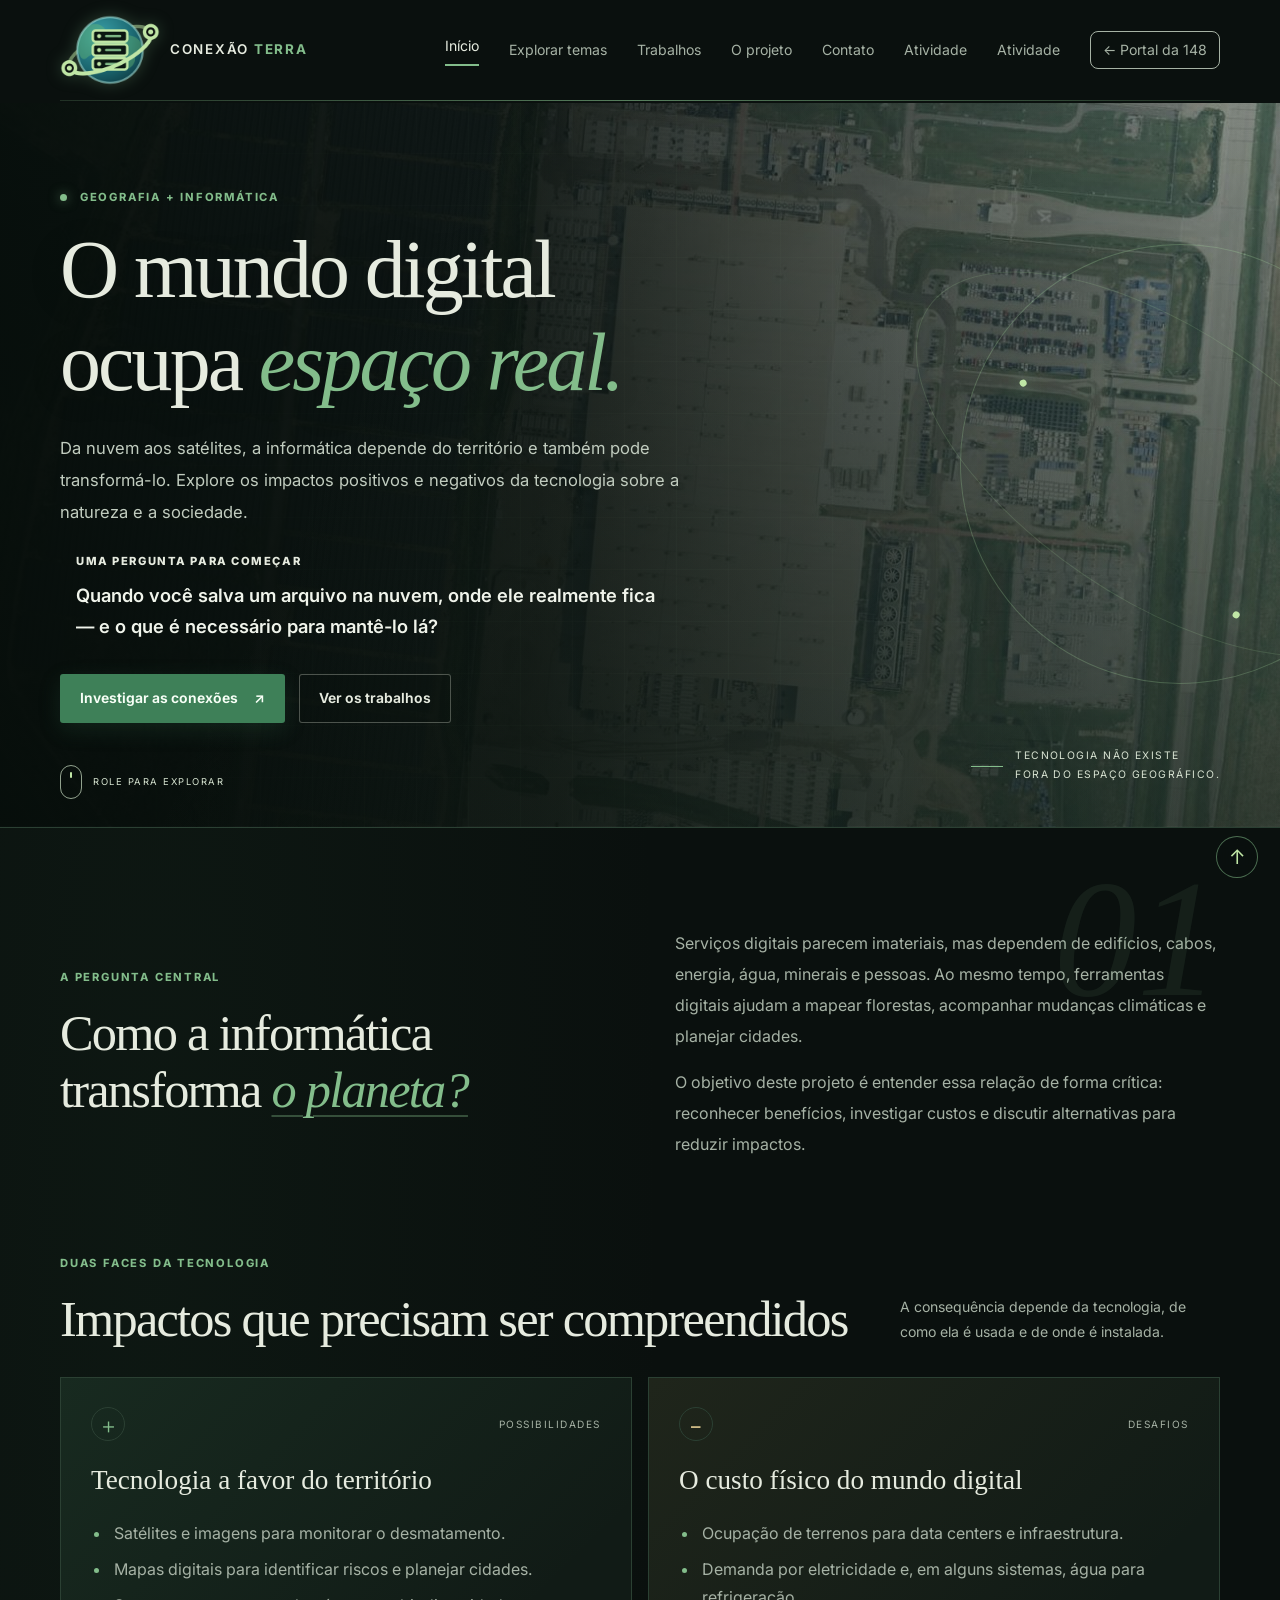
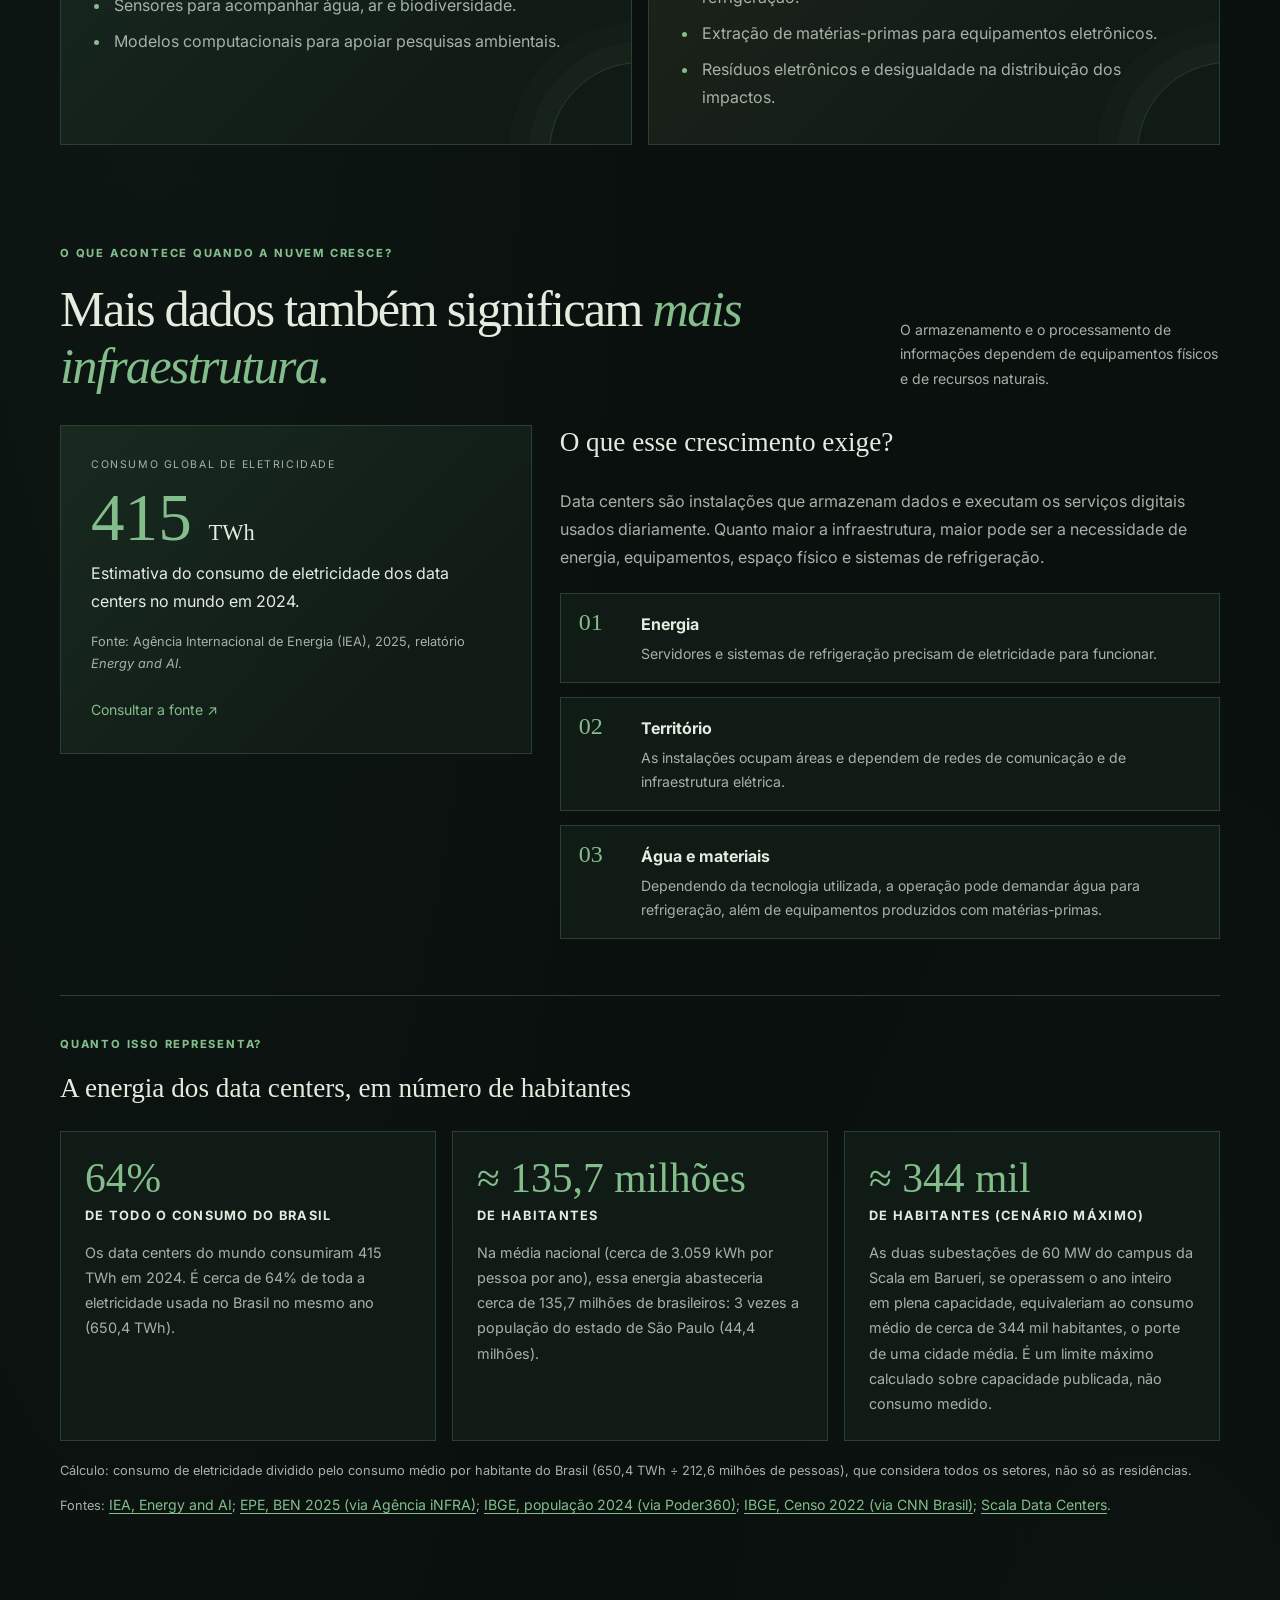
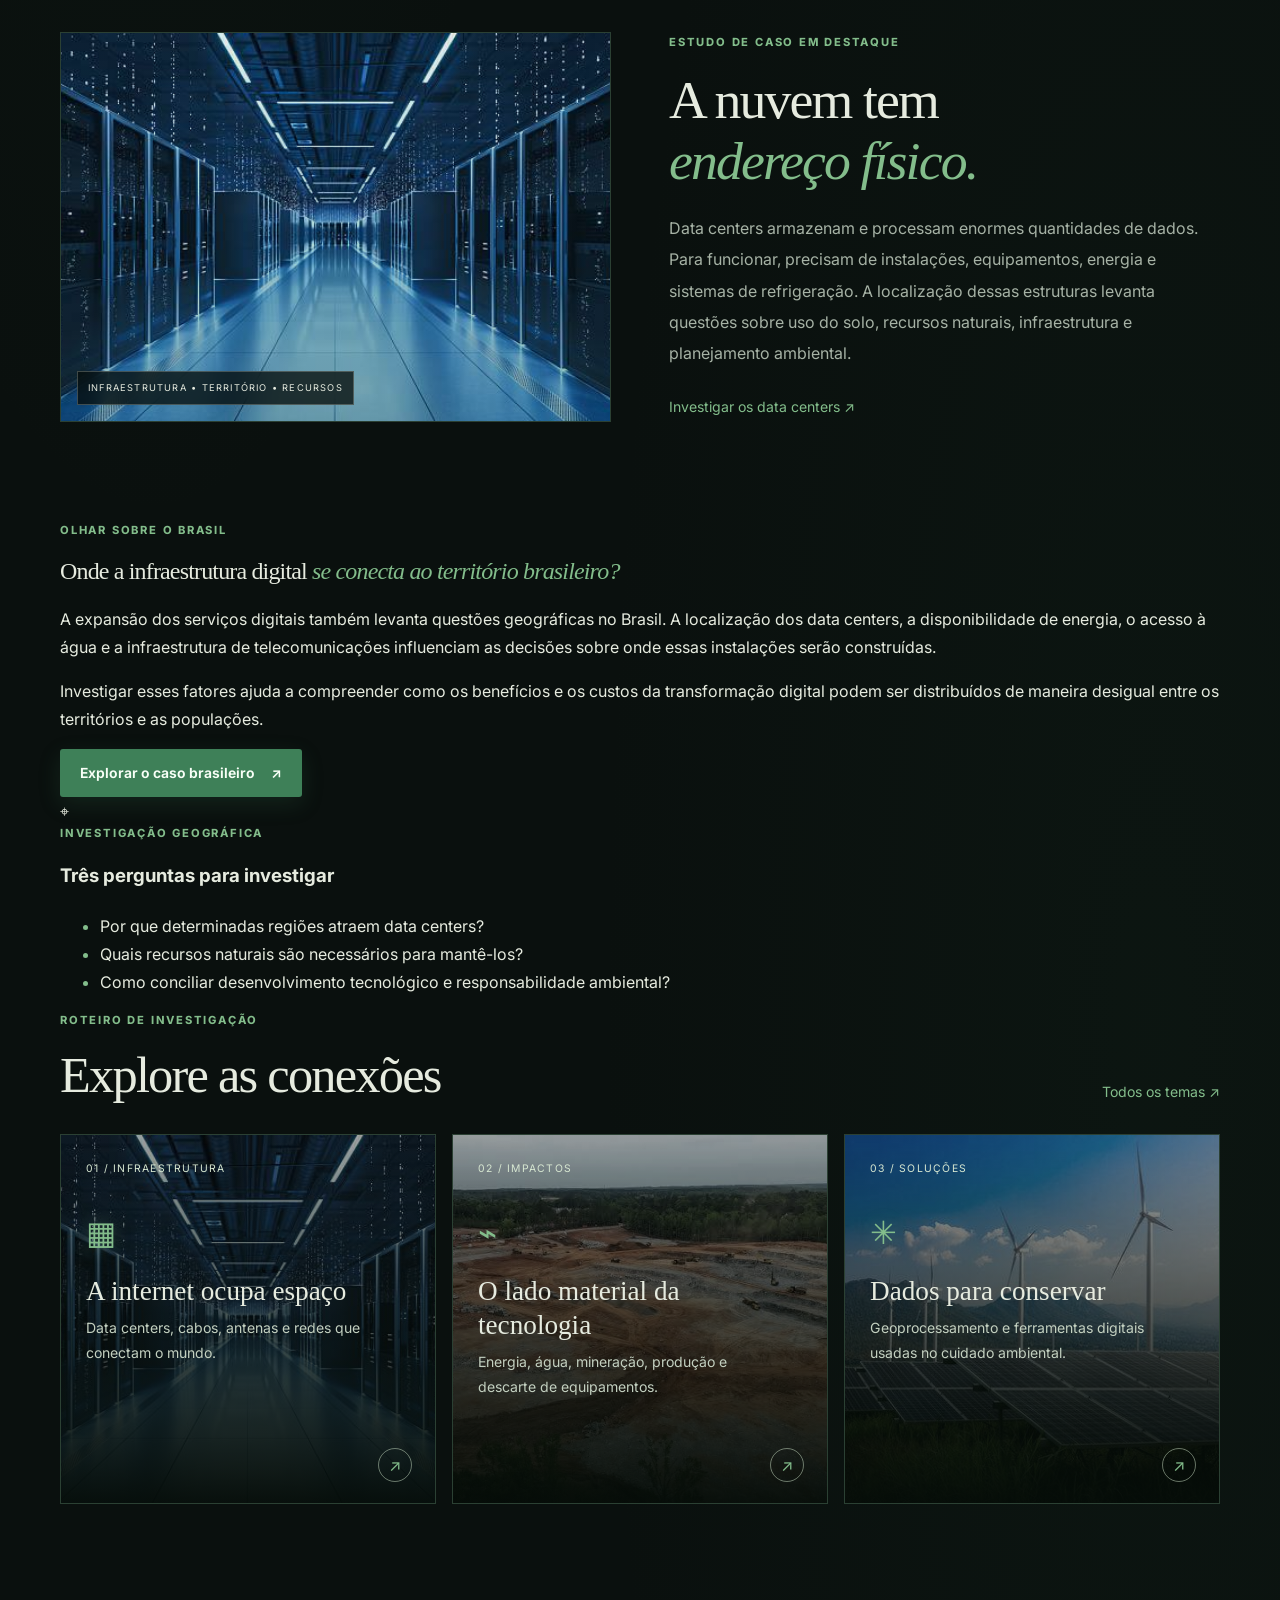
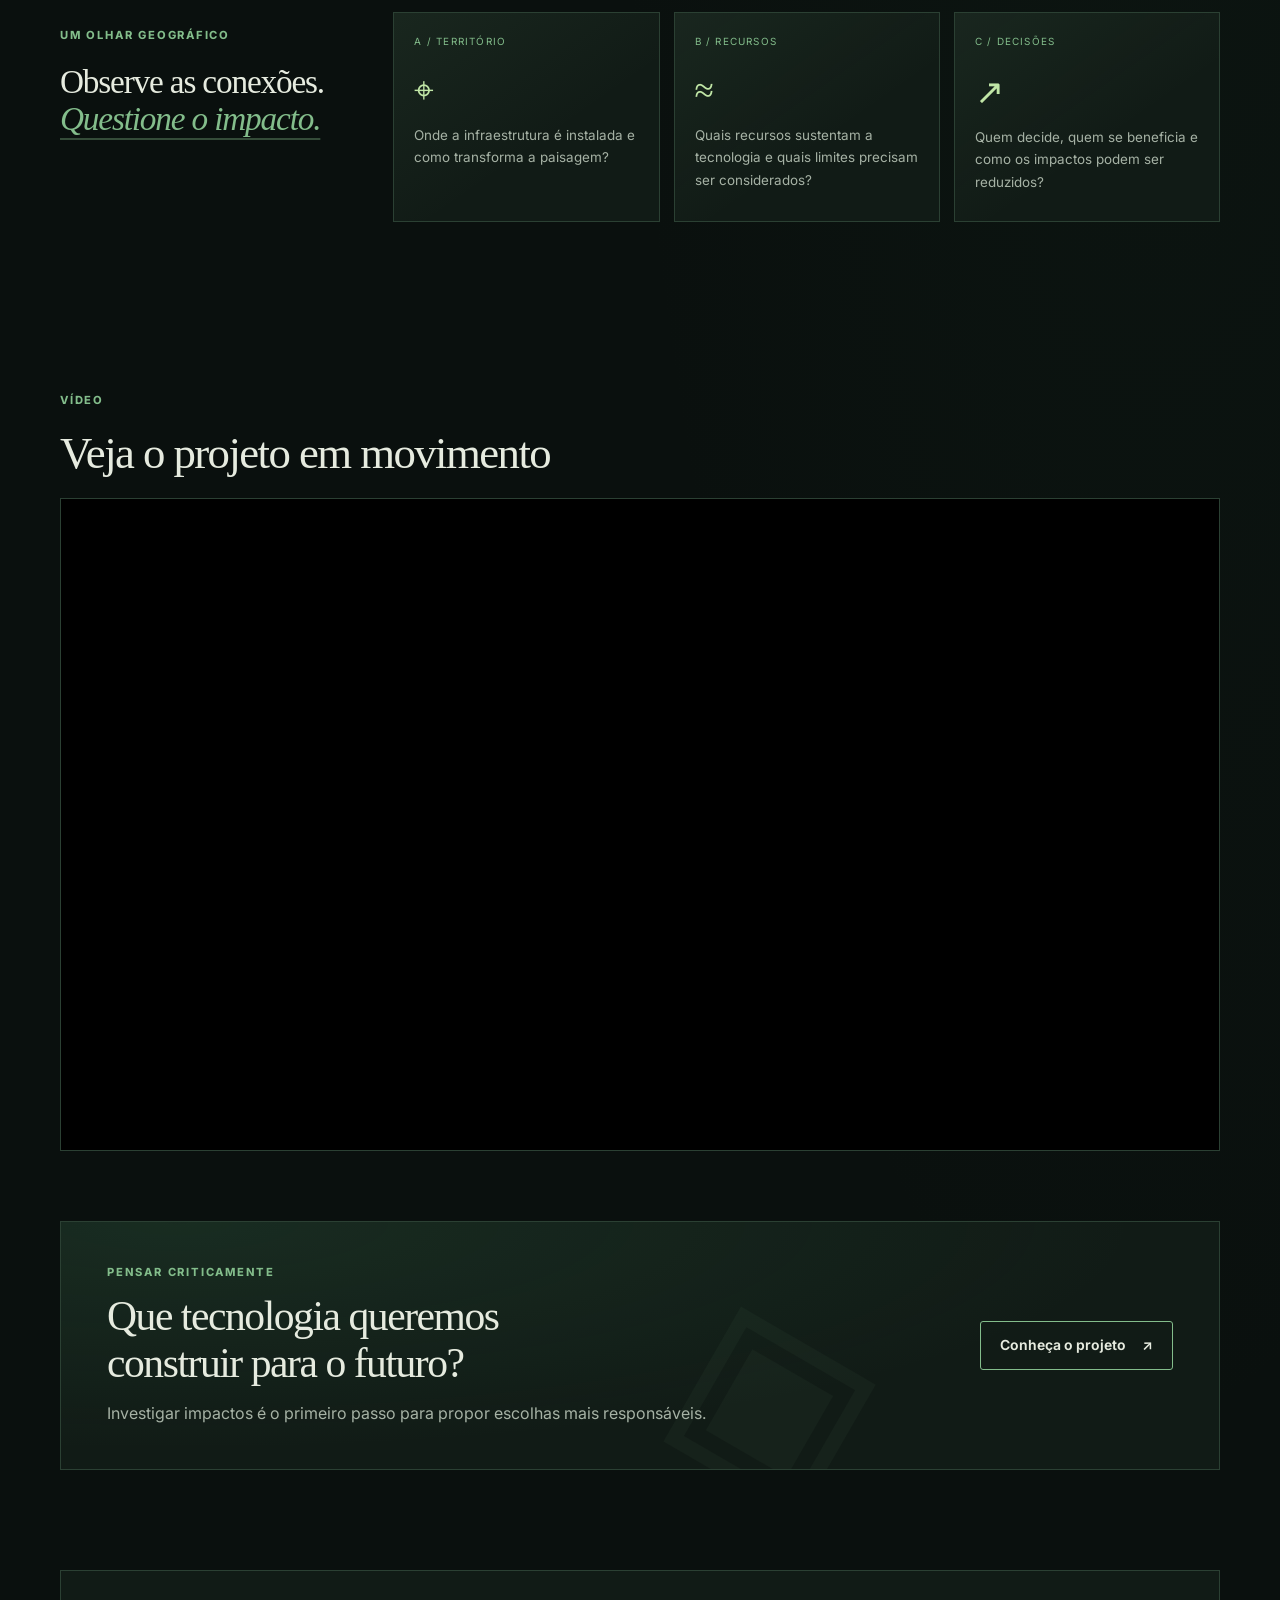
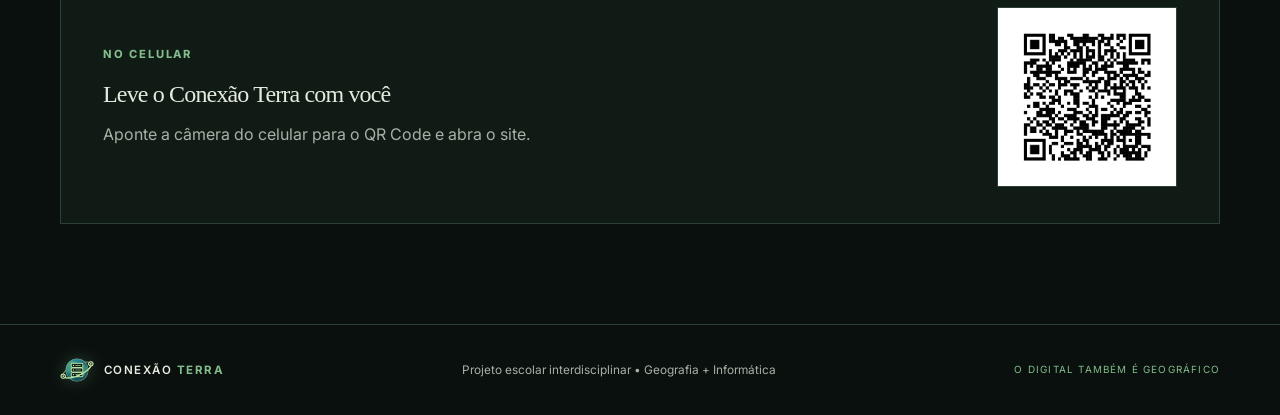
<file: index.html>
<!doctype html>
<html lang="pt-BR">
<head>
  <meta charset="UTF-8">
  <meta name="viewport" content="width=device-width, initial-scale=1.0">
  <meta name="description" content="Projeto interdisciplinar sobre como a informática transforma o espaço geográfico e afeta a natureza e a sociedade.">

  <title>Conexão Terra | Geografia + Informática</title>

    <link rel="preconnect" href="https://fonts.googleapis.com">
  <link rel="preconnect" href="https://fonts.gstatic.com" crossorigin>
  <link rel="stylesheet" href="https://fonts.googleapis.com/css2?family=Inter:wght@400;500;600;700&display=swap">
  <link rel="stylesheet" href="css/style.css">

  <script src="js/config.js" defer></script>
  <script src="js/energia.js" defer></script>
  <script src="js/menu.js" defer></script>
  <script src="js/trabalhos.js" defer></script>
  <script src="js/script.js" defer></script>
  <link rel="icon" type="image/png" href="img/favicon.png">
</head>

<body data-page="inicio" id="topo-pagina">
  <a class="skip-link" href="#conteudo">Pular para o conteúdo</a>
    <!-- MODAL DA EQUIPE -->
  <div class="team-modal" id="team-modal" aria-hidden="true">
    <div class="team-modal-content" role="dialog" aria-modal="true" aria-label="Equipe do projeto">
      <button class="team-modal-close" id="team-modal-close" aria-label="Fechar imagem">×</button>
      <img id="team-image" src="img/equipe.png" alt="Equipe do projeto Conexão Terra">
      <p>QUEM FAZ PARTE DO CONEXÃO TERRA</p>
    </div>
  </div>
  <header class="site-header">
    <a class="logo" href="index.html">
      <span class="logo-mark">◈</span>
      <span>CONEXÃO <strong>TERRA</strong></span>
    </a>

    <button class="menu-toggle" type="button" aria-label="Abrir menu" aria-expanded="false" aria-controls="menu-principal">☰</button>

    <nav class="site-nav" id="menu-principal" aria-label="Navegação principal"></nav>
  </header>

  <main id="conteudo">
    <!-- APRESENTAÇÃO PRINCIPAL -->
    <section class="hero" id="topo">
      <div class="hero-content">
        <p class="eyebrow">
          <span></span>
          GEOGRAFIA + INFORMÁTICA
        </p>

        <h1>
          O mundo digital
          <br>
          ocupa <em>espaço real.</em>
        </h1>

        <p class="hero-description">
          Da nuvem aos satélites, a informática depende do território
          e também pode transformá-lo. Explore os impactos positivos
          e negativos da tecnologia sobre a natureza e a sociedade.
        </p>

        <!-- PERGUNTA DE DESTAQUE ADICIONADA -->
        <div class="hero-question">
          <span class="hero-question-label">UMA PERGUNTA PARA COMEÇAR</span>
          <p>
            Quando você salva um arquivo na nuvem, onde ele realmente fica
            — e o que é necessário para mantê-lo lá?
          </p>
        </div>

        <div class="hero-actions">
          <a class="button button-primary" href="conteudos.html">
            Investigar as conexões <span>↗</span>
          </a>

          <a class="button button-quiet" href="trabalhos.html">
            Ver os trabalhos
          </a>
        </div>
      </div>

      <div class="hero-orbit orbit-one" aria-hidden="true"></div>
      <div class="hero-orbit orbit-two" aria-hidden="true"></div>

      <div class="hero-caption">
        <span class="caption-rule"></span>
        <span>
          TECNOLOGIA NÃO EXISTE
          <br>
          FORA DO ESPAÇO GEOGRÁFICO.
        </span>
      </div>

      <a
        class="scroll-cue"
        href="#pergunta"
        aria-label="Descer para explorar"
      >
        <span></span>
        ROLE PARA EXPLORAR
      </a>
    </section>

    <!-- PERGUNTA CENTRAL -->
    <section class="intro section-wrap" id="pergunta">
      <div>
        <p class="eyebrow">A PERGUNTA CENTRAL</p>

        <h2>
          Como a informática
          <br>
          transforma <em>o planeta?</em>
        </h2>
      </div>

      <div class="intro-copy">
        <p>
          Serviços digitais parecem imateriais, mas dependem de
          edifícios, cabos, energia, água, minerais e pessoas.
          Ao mesmo tempo, ferramentas digitais ajudam a mapear
          florestas, acompanhar mudanças climáticas e planejar cidades.
        </p>

        <p>
          O objetivo deste projeto é entender essa relação de forma
          crítica: reconhecer benefícios, investigar custos e discutir
          alternativas para reduzir impactos.
        </p>
      </div>
    </section>

    <!-- IMPACTOS POSITIVOS E NEGATIVOS -->
    <section class="section-wrap">
      <div class="section-heading">
        <div>
          <p class="eyebrow">DUAS FACES DA TECNOLOGIA</p>
          <h2>Impactos que precisam ser compreendidos</h2>
        </div>

        <p class="heading-note">
          A consequência depende da tecnologia, de como ela é usada
          e de onde é instalada.
        </p>
      </div>

      <div class="contrast-grid">
        <article class="contrast-card positive">
          <div class="contrast-top">
            <span class="contrast-symbol">＋</span>
            <span class="tag">POSSIBILIDADES</span>
          </div>

          <h3>Tecnologia a favor do território</h3>

          <ul>
            <li>Satélites e imagens para monitorar o desmatamento.</li>
            <li>Mapas digitais para identificar riscos e planejar cidades.</li>
            <li>Sensores para acompanhar água, ar e biodiversidade.</li>
            <li>Modelos computacionais para apoiar pesquisas ambientais.</li>
          </ul>
        </article>

        <article class="contrast-card negative">
          <div class="contrast-top">
            <span class="contrast-symbol">−</span>
            <span class="tag">DESAFIOS</span>
          </div>

          <h3>O custo físico do mundo digital</h3>

          <ul>
            <li>Ocupação de terrenos para data centers e infraestrutura.</li>
            <li>Demanda por eletricidade e, em alguns sistemas, água para refrigeração.</li>
            <li>Extração de matérias-primas para equipamentos eletrônicos.</li>
            <li>Resíduos eletrônicos e desigualdade na distribuição dos impactos.</li>
          </ul>
        </article>
      </div>
    </section>

    <!-- O CRESCIMENTO DA NUVEM -->
    <section class="cloud-section section-wrap" id="crescimento-nuvem">
      <div class="section-heading">
        <div>
          <p class="eyebrow">O QUE ACONTECE QUANDO A NUVEM CRESCE?</p>
          <h2>Mais dados também significam <em>mais infraestrutura.</em></h2>
        </div>

        <p class="heading-note">
          O armazenamento e o processamento de informações dependem
          de equipamentos físicos e de recursos naturais.
        </p>
      </div>

      <div class="cloud-grid">
        <article class="cloud-data">
          <span class="cloud-data-label">CONSUMO GLOBAL DE ELETRICIDADE</span>

          <p class="cloud-number">415 <span>TWh</span></p>

          <p class="cloud-data-description">
            Estimativa do consumo de eletricidade dos data centers
            no mundo em 2024.
          </p>

          <p class="cloud-source">
            Fonte: Agência Internacional de Energia (IEA), 2025,
            relatório <em>Energy and AI</em>.
          </p>

          <a
            class="text-link"
            href="https://www.iea.org/reports/energy-and-ai/energy-demand-from-ai"
            target="_blank"
            rel="noopener noreferrer"
          >
            Consultar a fonte ↗
          </a>
        </article>

        <div class="cloud-explanation">
          <h3>O que esse crescimento exige?</h3>

          <p>
            Data centers são instalações que armazenam dados e executam
            os serviços digitais usados diariamente. Quanto maior a
            infraestrutura, maior pode ser a necessidade de energia,
            equipamentos, espaço físico e sistemas de refrigeração.
          </p>

          <div class="cloud-impact-list">
            <div class="cloud-impact-item">
              <span class="cloud-impact-symbol">01</span>
              <div>
                <h4>Energia</h4>
                <p>
                  Servidores e sistemas de refrigeração precisam
                  de eletricidade para funcionar.
                </p>
              </div>
            </div>

            <div class="cloud-impact-item">
              <span class="cloud-impact-symbol">02</span>
              <div>
                <h4>Território</h4>
                <p>
                  As instalações ocupam áreas e dependem de redes
                  de comunicação e de infraestrutura elétrica.
                </p>
              </div>
            </div>

            <div class="cloud-impact-item">
              <span class="cloud-impact-symbol">03</span>
              <div>
                <h4>Água e materiais</h4>
                <p>
                  Dependendo da tecnologia utilizada, a operação pode
                  demandar água para refrigeração, além de equipamentos
                  produzidos com matérias-primas.
                </p>
              </div>
            </div>
          </div>
        </div>
      </div>
    
      <!-- QUANTO ISSO REPRESENTA? (cartões gerados por js/energia.js) -->
      <div class="equivalence">
        <p class="eyebrow">QUANTO ISSO REPRESENTA?</p>
        <h3>A energia dos data centers, em número de habitantes</h3>
        <div class="equivalence-grid" id="equivalencias-lista"></div>
        <p class="equivalence-note">
          Cálculo: consumo de eletricidade dividido pelo consumo médio por habitante
          do Brasil (650,4 TWh ÷ 212,6 milhões de pessoas), que considera todos os
          setores, não só as residências. Fontes:
          <a class="text-link" href="https://www.iea.org/reports/energy-and-ai/energy-demand-from-ai" target="_blank" rel="noopener noreferrer">IEA, Energy and AI</a>;
          <a class="text-link" href="https://agenciainfra.com/blog/geracao-de-energia-eletrica-cresce-61-em-2024-e-consumo-avanca-55-aponta-ben-2025/" target="_blank" rel="noopener noreferrer">EPE, BEN 2025 (via Agência iNFRA)</a>;
          <a class="text-link" href="https://www.poder360.com.br/brasil/brasil-tem-2126-milhoes-de-habitantes-em-2024-diz-ibge/" target="_blank" rel="noopener noreferrer">IBGE, população 2024 (via Poder360)</a>;
          <a class="text-link" href="https://www.cnnbrasil.com.br/nacional/quais-sao-os-maiores-e-menores-estados-do-brasil-veja-ranking/" target="_blank" rel="noopener noreferrer">IBGE, Censo 2022 (via CNN Brasil)</a>;
          <a class="text-link" href="https://scaladatacenters.com/data-centers/" target="_blank" rel="noopener noreferrer">Scala Data Centers</a>.
        </p>
      </div>
    </section>

    <!-- ESTUDO DE CASO EM DESTAQUE -->
    <section class="featured section-wrap">
      <div
        class="featured-image"
        role="img"
        aria-label="Imagem ilustrativa de um data center"
      ></div>

      <div class="featured-copy">
        <p class="eyebrow">ESTUDO DE CASO EM DESTAQUE</p>

        <h2>
          A nuvem tem
          <br>
          <em>endereço físico.</em>
        </h2>

        <p>
          Data centers armazenam e processam enormes quantidades
          de dados. Para funcionar, precisam de instalações,
          equipamentos, energia e sistemas de refrigeração.
          A localização dessas estruturas levanta questões sobre
          uso do solo, recursos naturais, infraestrutura e
          planejamento ambiental.
        </p>

        <a class="text-link" href="trabalhos.html">
          Investigar os data centers ↗
        </a>
      </div>
    </section>

    <!-- ESTUDO DE CASO BRASILEIRO -->
    <section class="brazil-section section-wrap" id="caso-brasileiro">
      <div class="brazil-content">
        <p class="eyebrow">OLHAR SOBRE O BRASIL</p>

        <h2>
          Onde a infraestrutura digital
          <em>se conecta ao território brasileiro?</em>
        </h2>

        <p>
          A expansão dos serviços digitais também levanta questões
          geográficas no Brasil. A localização dos data centers,
          a disponibilidade de energia, o acesso à água e a
          infraestrutura de telecomunicações influenciam as decisões
          sobre onde essas instalações serão construídas.
        </p>

        <p>
          Investigar esses fatores ajuda a compreender como os
          benefícios e os custos da transformação digital podem
          ser distribuídos de maneira desigual entre os territórios
          e as populações.
        </p>

        <a class="button button-primary" href="trabalhos.html">
          Explorar o caso brasileiro <span>↗</span>
        </a>
      </div>

      <div class="brazil-card">
        <span class="brazil-card-symbol" aria-hidden="true">⌖</span>

        <p class="eyebrow">INVESTIGAÇÃO GEOGRÁFICA</p>

        <h3>Três perguntas para investigar</h3>

        <ul>
          <li>Por que determinadas regiões atraem data centers?</li>
          <li>Quais recursos naturais são necessários para mantê-los?</li>
          <li>Como conciliar desenvolvimento tecnológico e responsabilidade ambiental?</li>
        </ul>
      </div>
    </section>

    <!-- TEMAS DO PROJETO -->
    <section class="topics section-wrap">
      <div class="section-heading">
        <div>
          <p class="eyebrow">ROTEIRO DE INVESTIGAÇÃO</p>
          <h2>Explore as conexões</h2>
        </div>

        <a class="text-link" href="conteudos.html">
          Todos os temas ↗
        </a>
      </div>

      <div class="topic-grid">
        <a
          class="topic-card topic-card-image"
          href="conteudos.html#infraestrutura"
        >
          <img
            src="img/data-center.jpeg"
            alt="Fileiras de servidores em um data center"
            loading="lazy"
          >

          <span class="topic-shade"></span>
          <span class="topic-number">01 / INFRAESTRUTURA</span>
          <span class="topic-icon" aria-hidden="true">▦</span>

          <h3>A internet ocupa espaço</h3>

          <p>
            Data centers, cabos, antenas e redes que conectam o mundo.
          </p>

          <span class="card-arrow" aria-hidden="true">↗</span>
        </a>

        <a
          class="topic-card topic-card-image"
          href="conteudos.html#impactos"
        >
          <img
            src="img/terreno-impacto.jpeg"
            alt="Terreno e transformações no uso do solo"
            loading="lazy"
          >

          <span class="topic-shade"></span>
          <span class="topic-number">02 / IMPACTOS</span>
          <span class="topic-icon" aria-hidden="true">⌁</span>

          <h3>O lado material da tecnologia</h3>

          <p>
            Energia, água, mineração, produção e descarte de equipamentos.
          </p>

          <span class="card-arrow" aria-hidden="true">↗</span>
        </a>

        <a
          class="topic-card topic-card-image"
          href="conteudos.html#solucoes"
        >
          <img
            src="img/energia-renovavel.jpeg"
            alt="Infraestrutura de energia renovável"
            loading="lazy"
          >

          <span class="topic-shade"></span>
          <span class="topic-number">03 / SOLUÇÕES</span>
          <span class="topic-icon" aria-hidden="true">✳</span>

          <h3>Dados para conservar</h3>

          <p>
            Geoprocessamento e ferramentas digitais usadas no cuidado ambiental.
          </p>

          <span class="card-arrow" aria-hidden="true">↗</span>
        </a>
      </div>
    </section>

    <!-- EIXOS DE INVESTIGAÇÃO -->
    <section class="field-notes section-wrap" aria-label="Eixos de investigação">
      <div class="field-note-heading">
        <p class="eyebrow">UM OLHAR GEOGRÁFICO</p>

        <h2>
          Observe as conexões.
          <br>
          <em>Questione o impacto.</em>
        </h2>
      </div>

      <div class="field-note">
        <span class="field-note-index">A / TERRITÓRIO</span>
        <span class="field-note-symbol" aria-hidden="true">⌖</span>

        <p>
          Onde a infraestrutura é instalada e como transforma a paisagem?
        </p>
      </div>

      <div class="field-note">
        <span class="field-note-index">B / RECURSOS</span>
        <span class="field-note-symbol" aria-hidden="true">≈</span>

        <p>
          Quais recursos sustentam a tecnologia e quais limites precisam
          ser considerados?
        </p>
      </div>

      <div class="field-note">
        <span class="field-note-index">C / DECISÕES</span>
        <span class="field-note-symbol" aria-hidden="true">↗</span>

        <p>
          Quem decide, quem se beneficia e como os impactos podem ser reduzidos?
        </p>
      </div>
    </section>

    <!-- VÍDEO (aparece quando config.videoInicio estiver preenchido em js/config.js) -->
    <section class="content-section" id="video-inicio" hidden>
      <p class="eyebrow">VÍDEO</p>
      <h2>Veja o projeto em movimento</h2>
      <div class="video-frame" id="video-inicio-corpo"></div>
    </section>

    <!-- CHAMADA FINAL -->
    <section class="callout section-wrap">
      <div>
        <p class="eyebrow">PENSAR CRITICAMENTE</p>

        <h2>
          Que tecnologia queremos
          <br>
          construir para o futuro?
        </h2>

        <p>
          Investigar impactos é o primeiro passo para propor
          escolhas mais responsáveis.
        </p>
      </div>

      <a class="button button-outline" href="sobre.html">
        Conheça o projeto <span>↗</span>
      </a>
    </section>

    <section class="qr-section section-wrap" aria-labelledby="titulo-qr">
      <div class="qr-text">
        <p class="eyebrow">NO CELULAR</p>
        <h2 id="titulo-qr">Leve o Conexão Terra com você</h2>
        <p>Aponte a câmera do celular para o QR Code e abra o site.</p>
      </div>
      <img class="qr-image" src="img/qrcode.png" alt="QR Code que abre o site Conexão Terra" width="180" height="180">
    </section>
  </main>

  <a class="back-to-top" href="#topo" aria-label="Voltar ao início">
    ↑
  </a>

  <!-- RODAPÉ -->
  <footer class="site-footer">
    <a class="logo footer-logo" href="index.html">
      <span class="logo-mark">◈</span>
      <span>CONEXÃO <strong>TERRA</strong></span>
    </a>

    <p>Projeto escolar interdisciplinar • Geografia + Informática</p>

    <span class="footer-end">O DIGITAL TAMBÉM É GEOGRÁFICO</span>
  </footer>
</body>
</html>
</file>
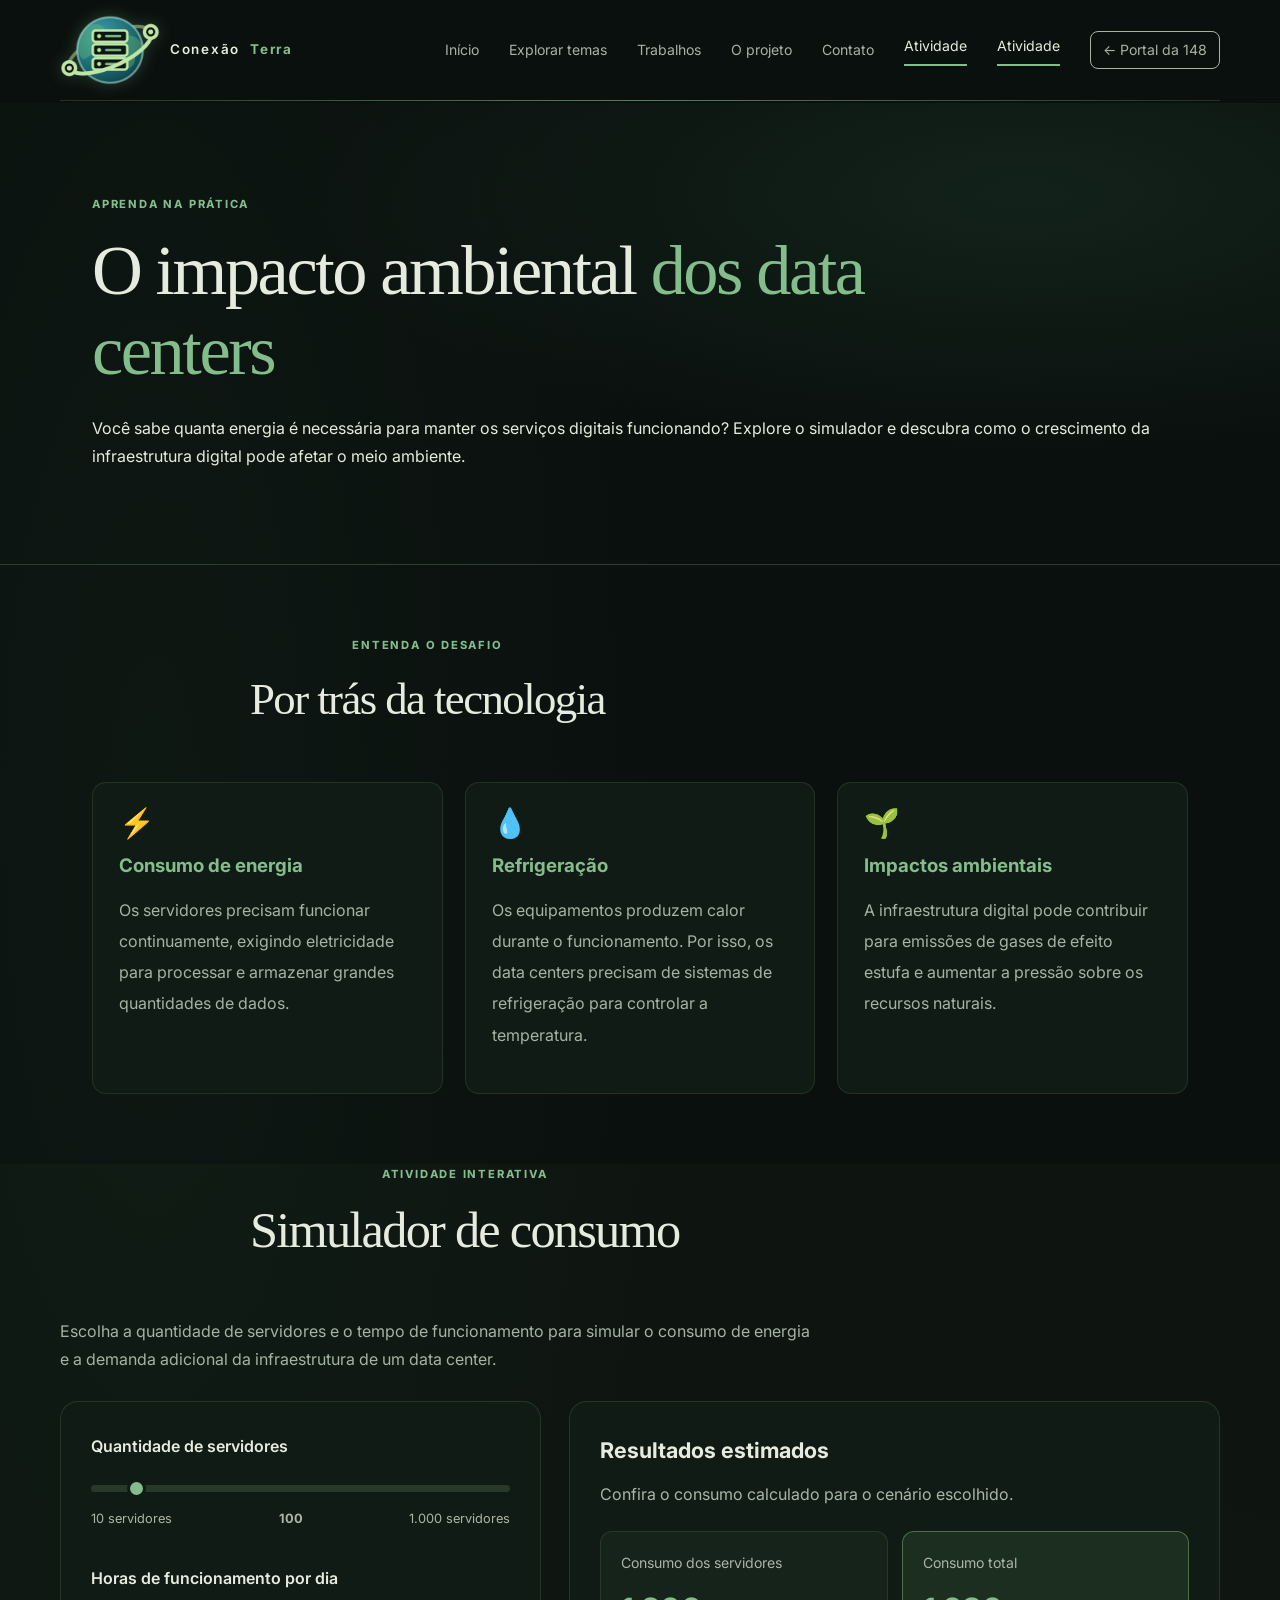
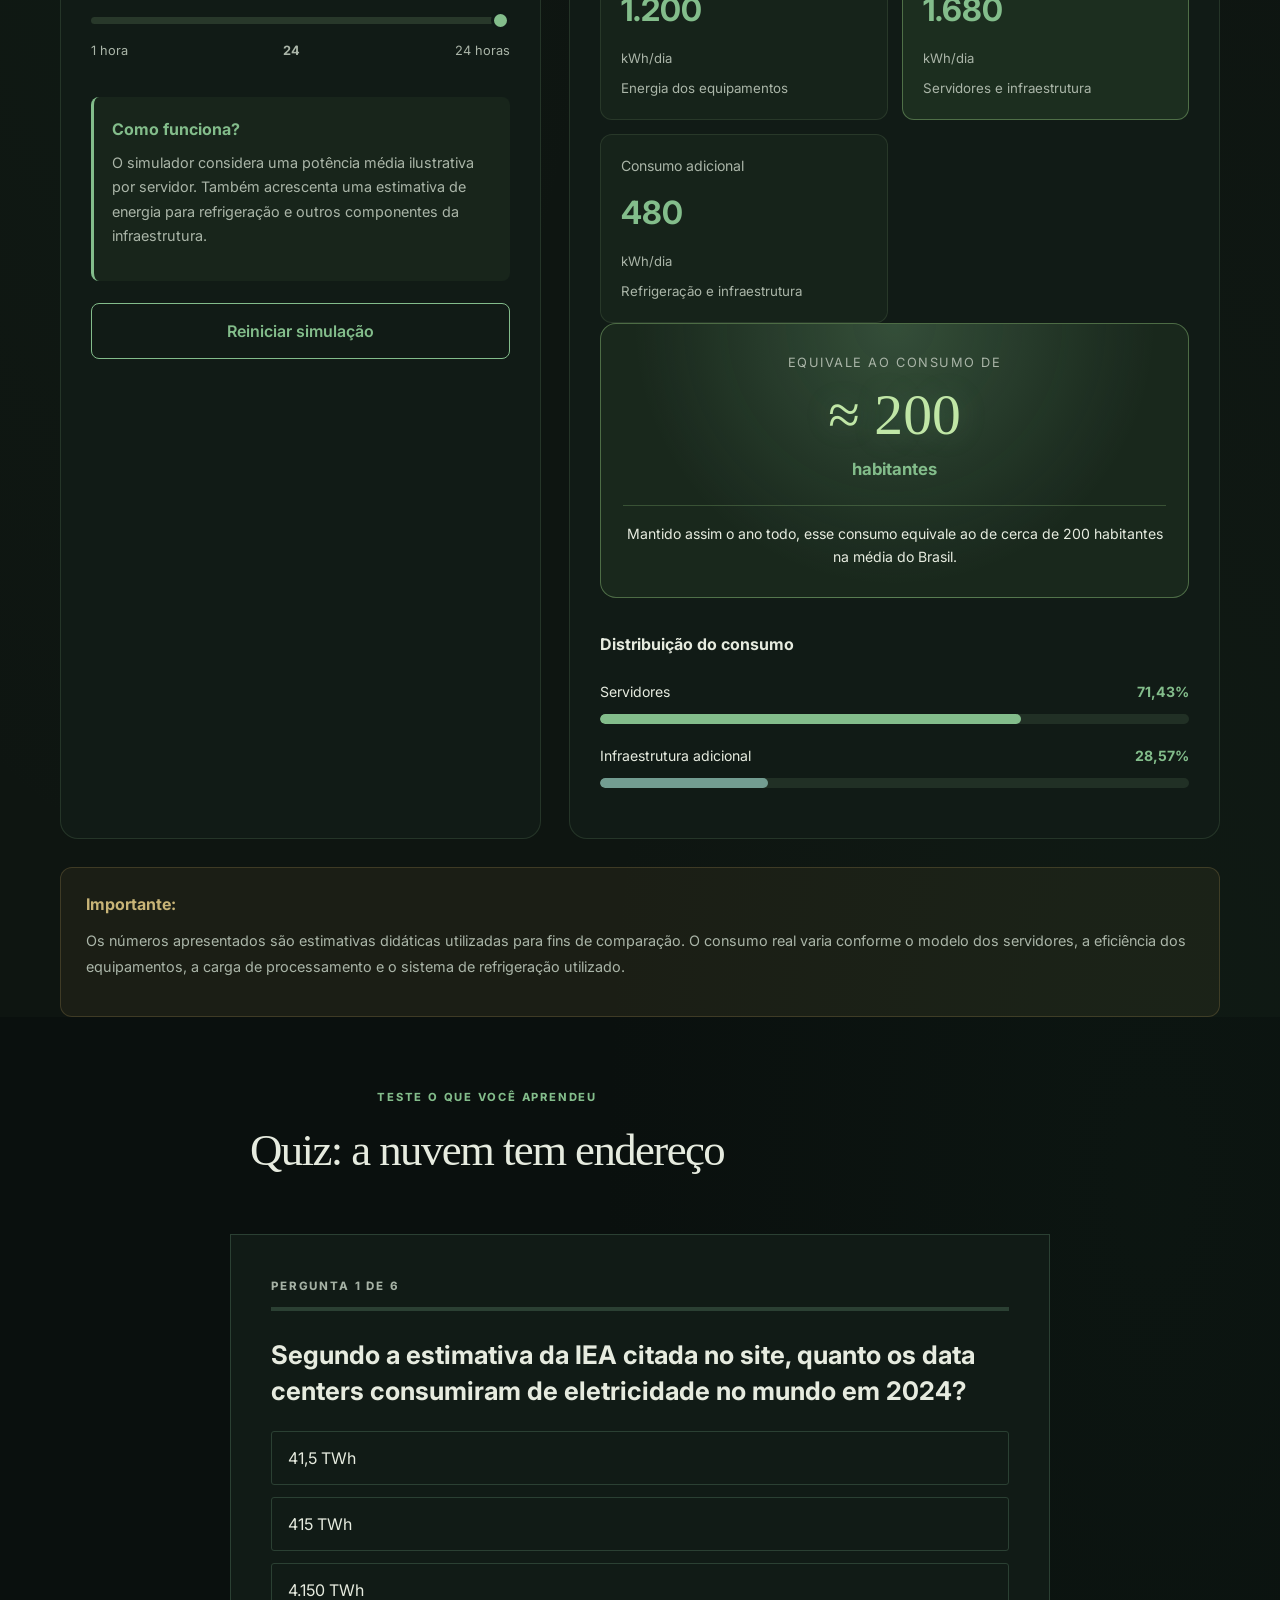
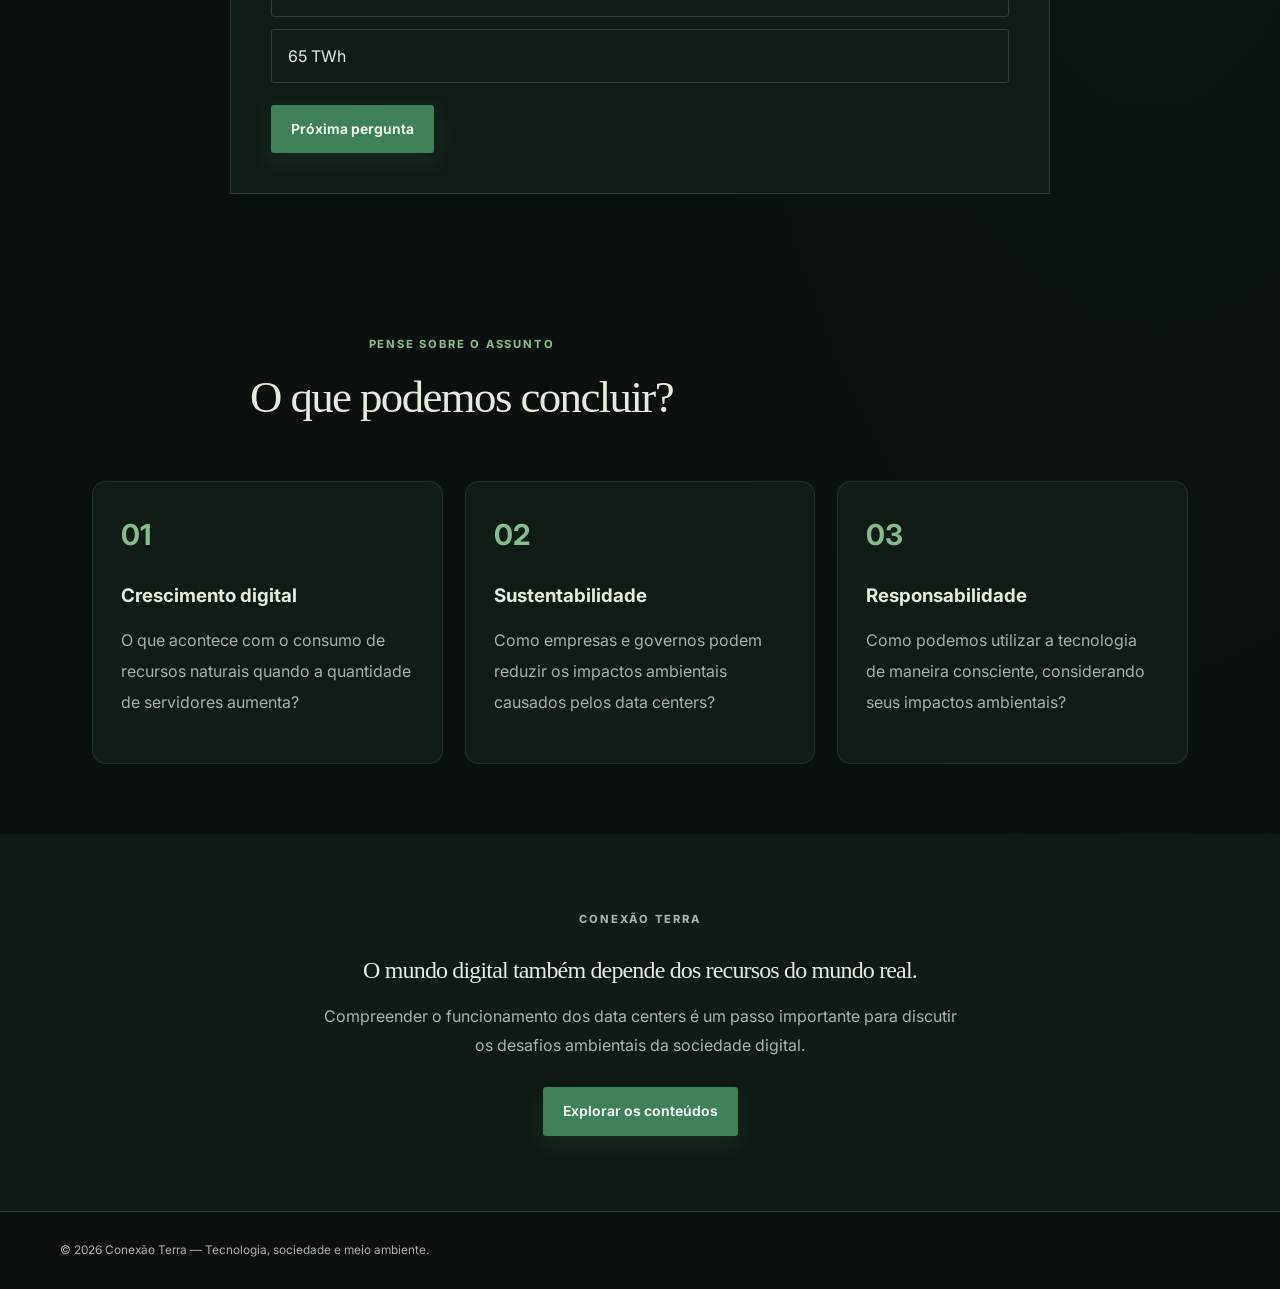
<file: atividade.html>
<!DOCTYPE html>
<html lang="pt-BR">

<head>
    <meta charset="UTF-8">
    <meta name="viewport" content="width=device-width, initial-scale=1.0">

    <meta
        name="description"
        content="Atividade interativa sobre o consumo de energia dos data centers."
    >

    <title>Atividade Interativa | Conexão Terra</title>

      <link rel="preconnect" href="https://fonts.googleapis.com">
  <link rel="preconnect" href="https://fonts.gstatic.com" crossorigin>
  <link rel="stylesheet" href="https://fonts.googleapis.com/css2?family=Inter:wght@400;500;600;700&display=swap">
  <link rel="stylesheet" href="css/style.css">

  <script src="js/config.js" defer></script>
  <script src="js/energia.js" defer></script>
  <script src="js/menu.js" defer></script>
  <script src="js/script.js" defer></script>
  <script src="js/atividade.js" defer></script>
  <script src="js/quiz.js" defer></script>
  <link rel="icon" type="image/png" href="img/favicon.png">
</head>

<body data-page="atividade" id="topo">
  <a class="skip-link" href="#conteudo">Pular para o conteúdo</a>

    <!-- CABEÇALHO -->
    <header class="site-header">

        <a href="index.html" class="logo">
            <span class="logo-mark">◈</span>
            Conexão <strong>Terra</strong>
        </a>

        <button class="menu-toggle" type="button" aria-label="Abrir menu" aria-expanded="false" aria-controls="menu-principal">☰</button>

        <nav class="site-nav" id="menu-principal" aria-label="Navegação principal"></nav>

    </header>


    <main id="conteudo">

        <!-- APRESENTAÇÃO -->
        <section class="page-hero">

            <div class="section-wrap">

                <p class="eyebrow">APRENDA NA PRÁTICA</p>

                <h1>
                    O impacto ambiental
                    <span>dos data centers</span>
                </h1>

                <p>
                    Você sabe quanta energia é necessária para manter
                    os serviços digitais funcionando? Explore o simulador
                    e descubra como o crescimento da infraestrutura digital
                    pode afetar o meio ambiente.
                </p>

            </div>

        </section>


        <!-- INTRODUÇÃO -->
        <section class="content-section">

            <div class="section-wrap">

                <div class="section-heading">
                    <div>
                        <p class="eyebrow">ENTENDA O DESAFIO</p>
                        <h2>Por trás da tecnologia</h2>
                    </div>
                </div>


                <div class="info-grid">

                    <article class="info-card">

                        <span class="info-icon">⚡</span>

                        <h3>Consumo de energia</h3>

                        <p>
                            Os servidores precisam funcionar continuamente,
                            exigindo eletricidade para processar e armazenar
                            grandes quantidades de dados.
                        </p>

                    </article>


                    <article class="info-card">

                        <span class="info-icon">💧</span>

                        <h3>Refrigeração</h3>

                        <p>
                            Os equipamentos produzem calor durante o funcionamento.
                            Por isso, os data centers precisam de sistemas de
                            refrigeração para controlar a temperatura.
                        </p>

                    </article>


                    <article class="info-card">

                        <span class="info-icon">🌱</span>

                        <h3>Impactos ambientais</h3>

                        <p>
                            A infraestrutura digital pode contribuir para
                            emissões de gases de efeito estufa e aumentar
                            a pressão sobre os recursos naturais.
                        </p>

                    </article>

                </div>

            </div>

        </section>


        <!-- SIMULADOR -->
        <section class="simulator-section">

            <div class="section-wrap">

                <div class="section-heading">
                    <div>
                        <p class="eyebrow">ATIVIDADE INTERATIVA</p>
                        <h2>Simulador de consumo</h2>
                    </div>
                </div>


                <p class="simulator-intro">
                    Escolha a quantidade de servidores e o tempo de funcionamento
                    para simular o consumo de energia e a demanda adicional
                    da infraestrutura de um data center.
                </p>


                <div class="simulator-container">


                    <!-- CONTROLES -->
                    <div class="simulator-controls">

                        <div class="control-group">

                            <label for="servers">
                                Quantidade de servidores
                            </label>

                            <input
                                type="range"
                                id="servers"
                                min="10"
                                max="1000"
                                step="10"
                                value="100"
                            >

                            <div class="range-labels">

                                <span>10 servidores</span>

                                <strong id="servers-value">
                                    100
                                </strong>

                                <span>1.000 servidores</span>

                            </div>

                        </div>


                        <div class="control-group">

                            <label for="hours">
                                Horas de funcionamento por dia
                            </label>

                            <input
                                type="range"
                                id="hours"
                                min="1"
                                max="24"
                                step="1"
                                value="24"
                            >

                            <div class="range-labels">

                                <span>1 hora</span>

                                <strong id="hours-value">
                                    24
                                </strong>

                                <span>24 horas</span>

                            </div>

                        </div>


                        <div class="simulator-note">

                            <strong>Como funciona?</strong>

                            <p>
                                O simulador considera uma potência média
                                ilustrativa por servidor. Também acrescenta
                                uma estimativa de energia para refrigeração
                                e outros componentes da infraestrutura.
                            </p>

                        </div>


                        <button
                            type="button"
                            class="button button-outline reset-button"
                            id="reset-simulator"
                        >
                            Reiniciar simulação
                        </button>

                    </div>


                    <!-- RESULTADOS -->
                    <div class="simulator-results">

                        <h3>Resultados estimados</h3>

                        <p class="results-description">
                            Confira o consumo calculado para o cenário escolhido.
                        </p>


                        <div class="results-grid">


                            <!-- CONSUMO DOS SERVIDORES -->
                            <article class="result-card">

                                <span class="result-label">
                                    Consumo dos servidores
                                </span>

                                <strong id="server-consumption">
                                    1.200
                                </strong>

                                <span class="result-unit">
                                    kWh/dia
                                </span>

                                <small>
                                    Energia dos equipamentos
                                </small>

                            </article>


                            <!-- CONSUMO TOTAL -->
                            <article class="result-card highlight">

                                <span class="result-label">
                                    Consumo total
                                </span>

                                <strong id="total-consumption">
                                    1.680
                                </strong>

                                <span class="result-unit">
                                    kWh/dia
                                </span>

                                <small>
                                    Servidores e infraestrutura
                                </small>

                            </article>


                            <!-- INFRAESTRUTURA -->
                            <article class="result-card">

                                <span class="result-label">
                                    Consumo adicional
                                </span>

                                <strong id="cooling-consumption">
                                    480
                                </strong>

                                <span class="result-unit">
                                    kWh/dia
                                </span>

                                <small>
                                    Refrigeração e infraestrutura
                                </small>

                            </article>

                        </div>


                                    <!-- CARD DE DESTAQUE: EQUIVALÊNCIA EM HABITANTES (js/energia.js) -->
                                    <article class="result-feature" aria-live="polite">
                                        <span class="feature-label">Equivale ao consumo de</span>
                                        <strong class="feature-number" id="equivalent-number">–</strong>
                                        <span class="feature-unit" id="equivalent-unit">habitantes</span>
                                        <p class="feature-text" id="equivalent-people"></p>
                                    </article>

                        <!-- COMPARAÇÃO -->
                        <div class="consumption-comparison">

                            <h4>Distribuição do consumo</h4>


                            <!-- SERVIDORES -->
                            <div class="comparison-item">

                                <div class="comparison-header">

                                    <span>Servidores</span>

                                    <strong id="server-percentage">
                                        71,43%
                                    </strong>

                                </div>

                                <div class="progress-bar">

                                    <div
                                        class="progress-fill"
                                        id="server-progress"
                                        style="width: 71.43%;"
                                    ></div>

                                </div>

                            </div>


                            <!-- INFRAESTRUTURA -->
                            <div class="comparison-item">

                                <div class="comparison-header">

                                    <span>Infraestrutura adicional</span>

                                    <strong id="cooling-percentage">
                                        28,57%
                                    </strong>

                                </div>

                                <div class="progress-bar">

                                    <div
                                        class="progress-fill secondary"
                                        id="cooling-progress"
                                        style="width: 28.57%;"
                                    ></div>

                                </div>

                            </div>

                        </div>

                    </div>

                </div>


                <!-- AVISO -->
                <div class="simulator-disclaimer">

                    <strong>Importante:</strong>

                    <p>
                        Os números apresentados são estimativas didáticas
                        utilizadas para fins de comparação. O consumo real
                        varia conforme o modelo dos servidores, a eficiência
                        dos equipamentos, a carga de processamento e o sistema
                        de refrigeração utilizado.
                    </p>

                </div>

            </div>

        </section>

        <!-- QUIZ -->
        <section class="content-section quiz-section" aria-labelledby="titulo-quiz">

            <div class="section-wrap">

                <div class="section-heading">
                    <div>
                        <p class="eyebrow">TESTE O QUE VOCÊ APRENDEU</p>
                        <h2 id="titulo-quiz">Quiz: a nuvem tem endereço</h2>
                    </div>
                </div>

                <div class="quiz-card" id="quiz" aria-live="polite">
                    <noscript>O quiz precisa de JavaScript para funcionar.</noscript>
                </div>

            </div>

        </section>
        <!-- REFLEXÃO -->
        <section class="content-section reflection-section">

            <div class="section-wrap">

                <div class="section-heading">
                    <div>
                        <p class="eyebrow">PENSE SOBRE O ASSUNTO</p>
                        <h2>O que podemos concluir?</h2>
                    </div>
                </div>


                <div class="reflection-grid">

                    <article class="reflection-card">

                        <span class="reflection-number">01</span>

                        <h3>Crescimento digital</h3>

                        <p>
                            O que acontece com o consumo de recursos naturais
                            quando a quantidade de servidores aumenta?
                        </p>

                    </article>


                    <article class="reflection-card">

                        <span class="reflection-number">02</span>

                        <h3>Sustentabilidade</h3>

                        <p>
                            Como empresas e governos podem reduzir os impactos
                            ambientais causados pelos data centers?
                        </p>

                    </article>


                    <article class="reflection-card">

                        <span class="reflection-number">03</span>

                        <h3>Responsabilidade</h3>

                        <p>
                            Como podemos utilizar a tecnologia de maneira
                            consciente, considerando seus impactos ambientais?
                        </p>

                    </article>

                </div>

            </div>

        </section>


        <!-- ENCERRAMENTO -->
        <section class="closing-section">

            <div class="section-wrap">

                <p class="eyebrow">CONEXÃO TERRA</p>

                <h2>
                    O mundo digital também depende dos recursos do mundo real.
                </h2>

                <p>
                    Compreender o funcionamento dos data centers é um passo
                    importante para discutir os desafios ambientais da
                    sociedade digital.
                </p>

                <a
                    href="conteudos.html"
                    class="button button-primary"
                >
                    Explorar os conteúdos
                </a>

            </div>

        </section>

    </main>


    <!-- RODAPÉ -->
    <footer class="site-footer">

        <p>
            © 2026 Conexão Terra — Tecnologia, sociedade e meio ambiente.
        </p>

    </footer>

</body>
</html>
</file>
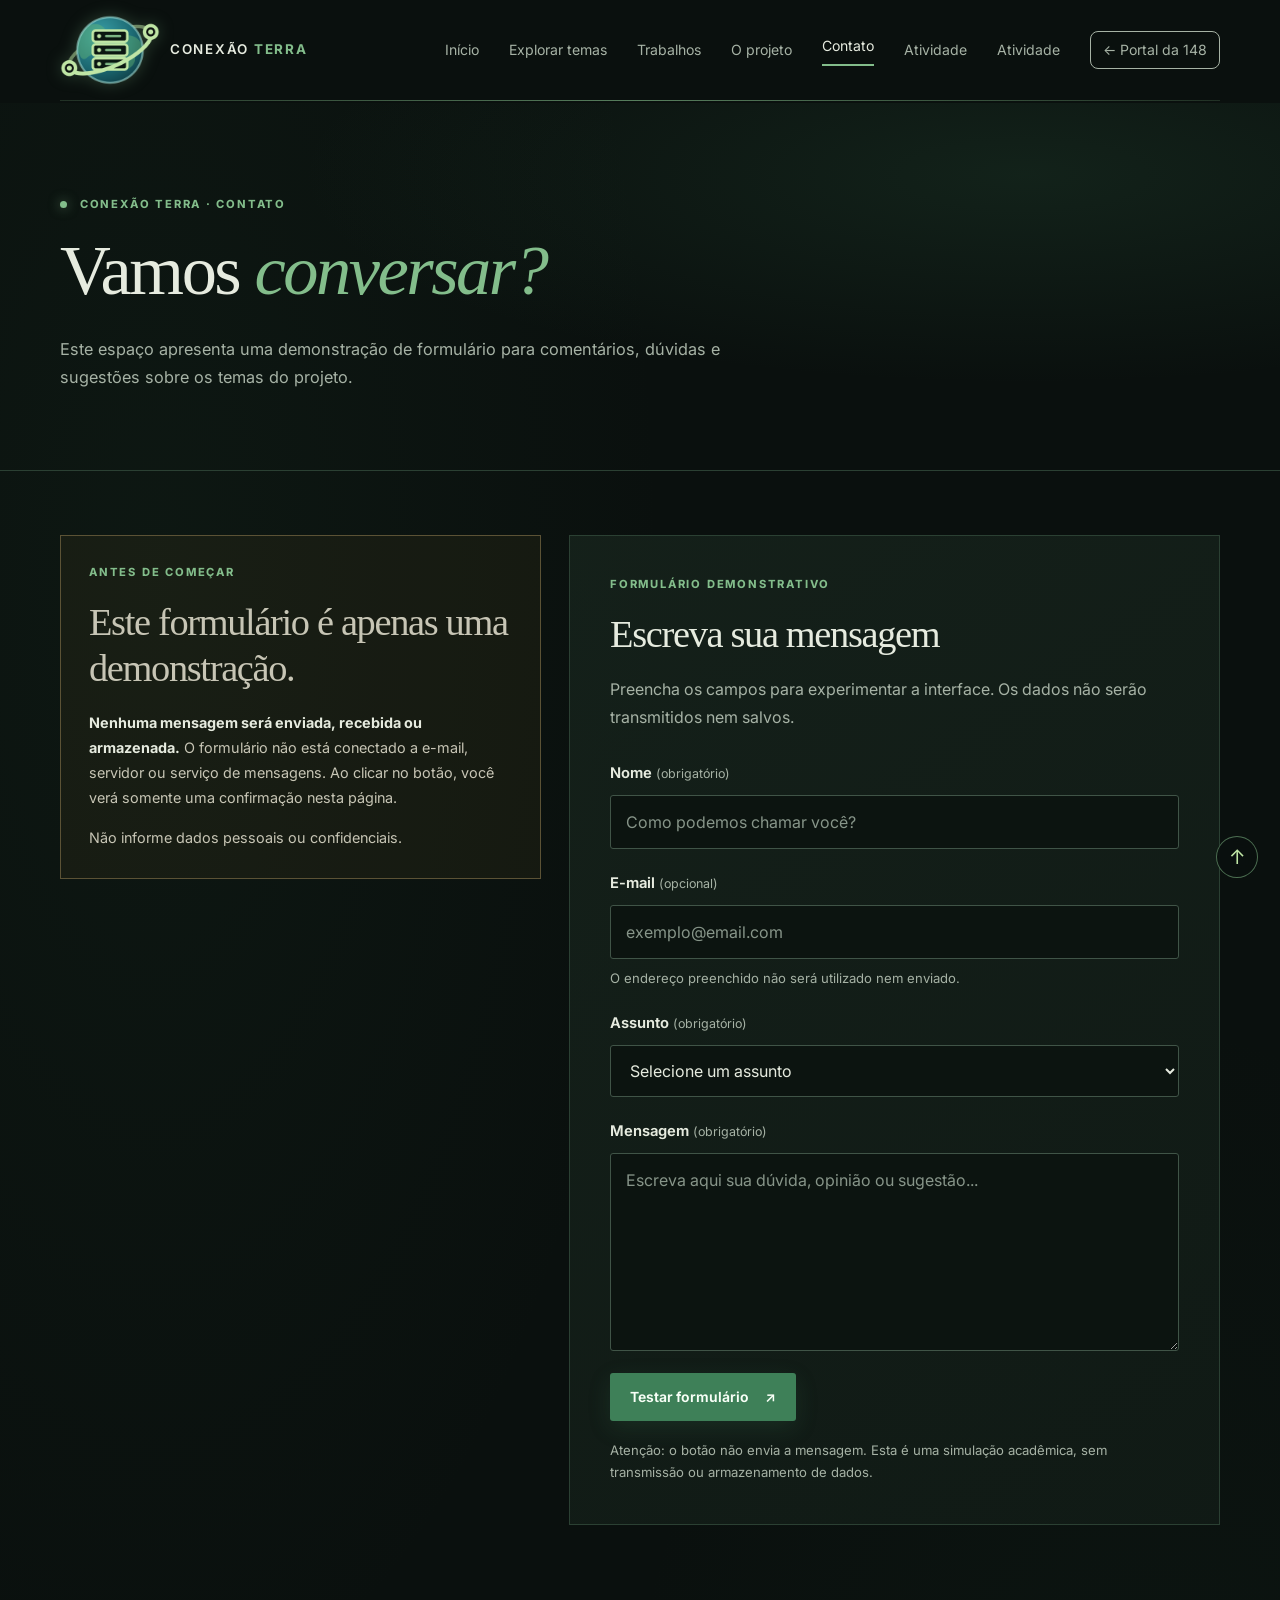
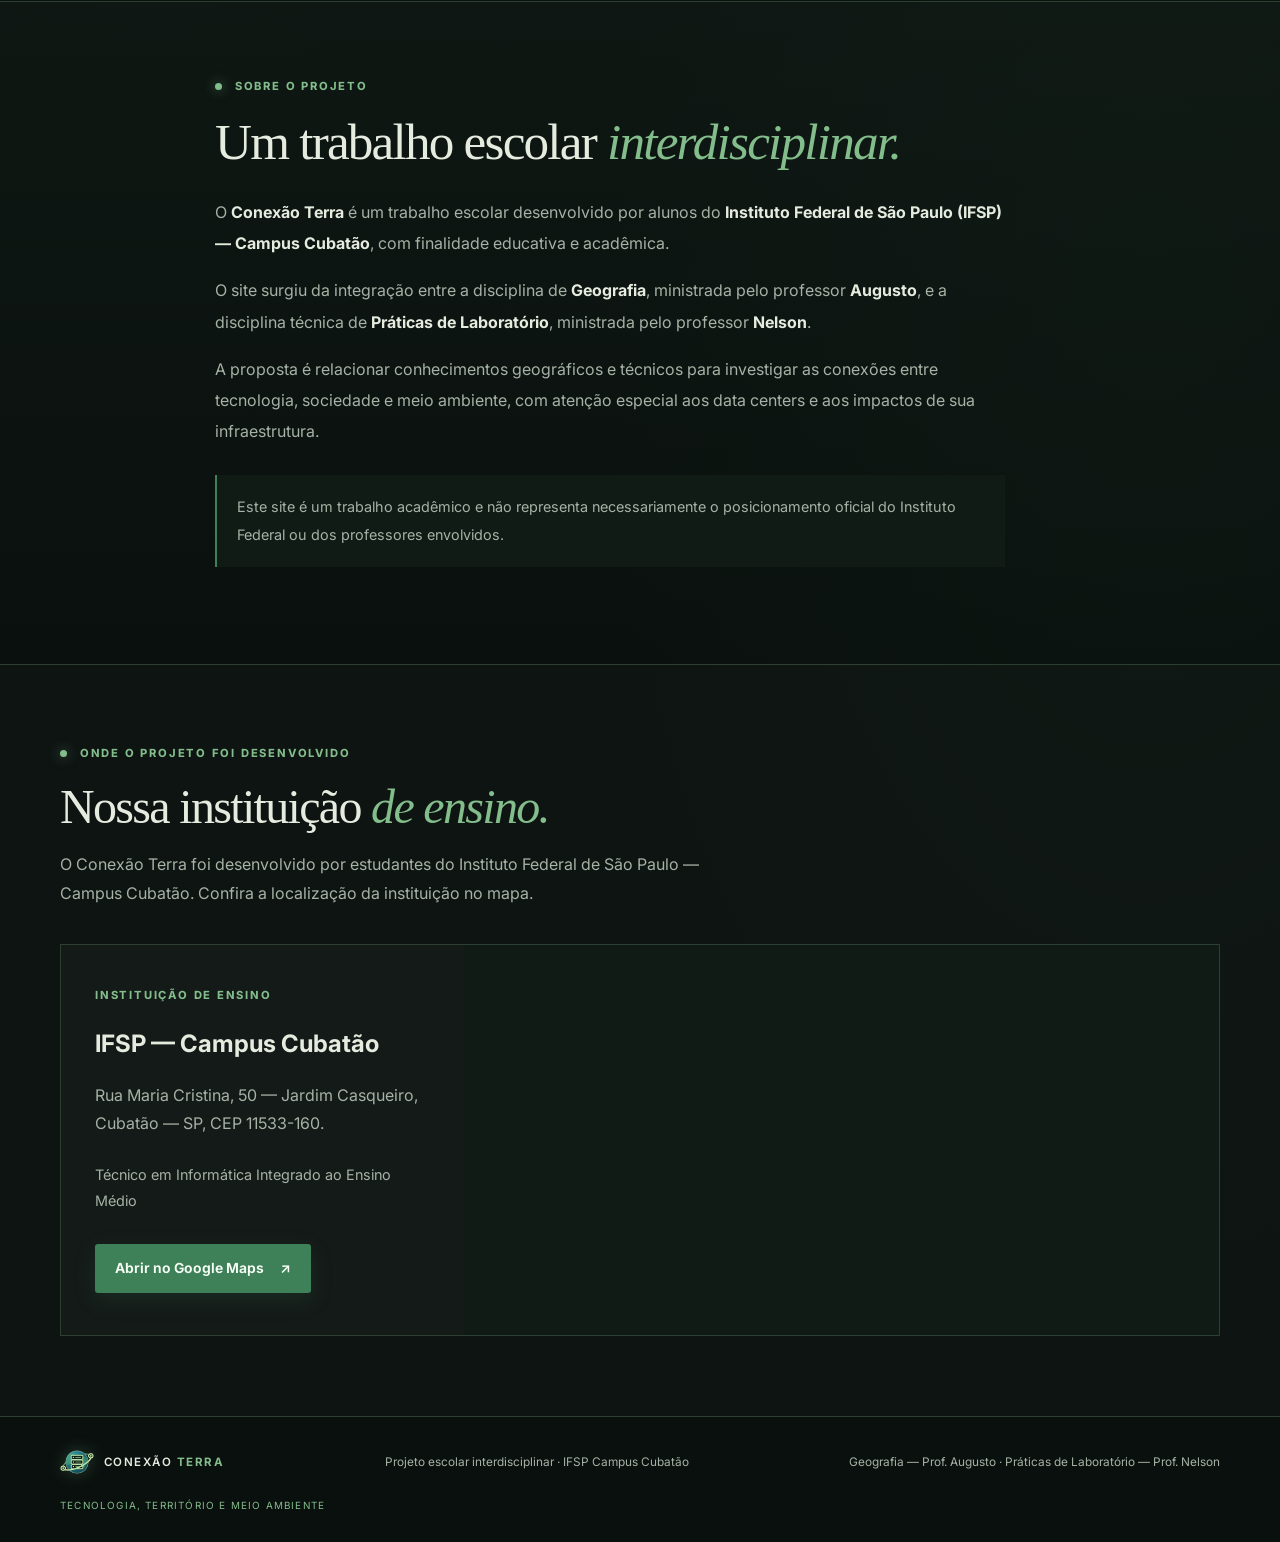
<file: contato.html>
<!doctype html>
<html lang="pt-BR">
<head>
  <meta charset="UTF-8">
  <meta name="viewport" content="width=device-width, initial-scale=1.0">
  <meta name="description" content="Entre em contato com o projeto Conexão Terra e conheça a localização do IFSP Campus Cubatão.">

  <title>Contato | Conexão Terra</title>

    <link rel="preconnect" href="https://fonts.googleapis.com">
  <link rel="preconnect" href="https://fonts.gstatic.com" crossorigin>
  <link rel="stylesheet" href="https://fonts.googleapis.com/css2?family=Inter:wght@400;500;600;700&display=swap">
  <link rel="stylesheet" href="css/style.css">

  <script src="js/config.js" defer></script>
  <script src="js/menu.js" defer></script>
  <script src="js/script.js" defer></script>
  <script src="js/contato.js" defer></script>
  <link rel="icon" type="image/png" href="img/favicon.png">
</head>

<body data-page="contato" id="topo-pagina">
  <a class="skip-link" href="#conteudo">Pular para o conteúdo</a>
  <header class="site-header" id="topo">
    <a class="logo" href="index.html">
      <span class="logo-mark">◈</span>
      <span>CONEXÃO <strong>TERRA</strong></span>
    </a>

    <button class="menu-toggle" type="button" aria-label="Abrir menu" aria-expanded="false" aria-controls="menu-principal">☰</button>

    <nav class="site-nav" id="menu-principal" aria-label="Navegação principal"></nav>
  </header>

  <main id="conteudo">
    <!-- APRESENTAÇÃO -->
    <section class="page-hero contact-hero">
      <p class="eyebrow"><span></span> CONEXÃO TERRA · CONTATO</p>

      <h1>Vamos <em>conversar?</em></h1>

      <p>
        Este espaço apresenta uma demonstração de formulário
        para comentários, dúvidas e sugestões sobre os temas
        do projeto.
      </p>
    </section>

    <!-- FORMULÁRIO E AVISO -->
    <section class="contact-layout section-wrap">

      <aside class="contact-notice notice">
        <p class="eyebrow">ANTES DE COMEÇAR</p>

        <h2>Este formulário é apenas uma demonstração.</h2>

        <p>
          <strong>Nenhuma mensagem será enviada, recebida ou armazenada.</strong>
          O formulário não está conectado a e-mail, servidor ou serviço
          de mensagens. Ao clicar no botão, você verá somente uma
          confirmação nesta página.
        </p>

        <p>Não informe dados pessoais ou confidenciais.</p>
      </aside>

      <section class="contact-panel" aria-labelledby="contact-title">

        <div class="contact-heading">
          <p class="eyebrow">FORMULÁRIO DEMONSTRATIVO</p>

          <h2 id="contact-title">Escreva sua mensagem</h2>

          <p>
            Preencha os campos para experimentar a interface.
            Os dados não serão transmitidos nem salvos.
          </p>
        </div>

        <form id="contact-form">

          <div class="form-group">
            <label for="nome">
              Nome <span>(obrigatório)</span>
            </label>

            <input
              type="text"
              id="nome"
              name="nome"
              placeholder="Como podemos chamar você?"
              autocomplete="off"
              maxlength="80"
              required
            >
          </div>

          <div class="form-group">
            <label for="email">
              E-mail <span>(opcional)</span>
            </label>

            <input
              type="email"
              id="email"
              name="email"
              placeholder="exemplo@email.com"
              autocomplete="off"
              maxlength="120"
            >

            <small>
              O endereço preenchido não será utilizado nem enviado.
            </small>
          </div>

          <div class="form-group">
            <label for="assunto">
              Assunto <span>(obrigatório)</span>
            </label>

            <select id="assunto" name="assunto" required>
              <option value="">Selecione um assunto</option>
              <option value="duvida">Dúvida sobre o conteúdo</option>
              <option value="sugestao">Sugestão para o projeto</option>
              <option value="opiniao">Opinião sobre o site</option>
              <option value="geografia">Geografia e meio ambiente</option>
              <option value="tecnologia">Tecnologia e data centers</option>
              <option value="outro">Outro assunto</option>
            </select>
          </div>

          <div class="form-group">
            <label for="mensagem">
              Mensagem <span>(obrigatório)</span>
            </label>

            <textarea
              id="mensagem"
              name="mensagem"
              rows="7"
              maxlength="1000"
              placeholder="Escreva aqui sua dúvida, opinião ou sugestão..."
              required
            ></textarea>
          </div>

          <button type="submit" class="button button-primary">
            Testar formulário <span aria-hidden="true">↗</span>
          </button>

          <p class="form-disclaimer">
            Atenção: o botão não envia a mensagem. Esta é uma
            simulação acadêmica, sem transmissão ou armazenamento de dados.
          </p>
        </form>

        <div
          id="contact-feedback"
          class="contact-feedback notice"
          role="status"
          aria-live="polite"
          hidden
        >
          <p class="eyebrow">SIMULAÇÃO CONCLUÍDA</p>

          <h2>Nenhuma mensagem foi enviada.</h2>

          <p>
            Esta página é apenas uma demonstração. O conteúdo
            digitado não foi enviado, recebido nem armazenado por ninguém.
          </p>

          <button
            type="button"
            id="contact-reset"
            class="button button-outline"
          >
            Preencher novamente
          </button>
        </div>
      </section>
    </section>

    <!-- INFORMAÇÕES ACADÊMICAS -->
    <section class="academic-section">
      <div class="section-wrap academic-content">

        <p class="eyebrow"><span></span> SOBRE O PROJETO</p>

        <h2>
          Um trabalho escolar <em>interdisciplinar.</em>
        </h2>

        <p>
          O <strong>Conexão Terra</strong> é um trabalho escolar
          desenvolvido por alunos do
          <strong>Instituto Federal de São Paulo (IFSP) — Campus Cubatão</strong>,
          com finalidade educativa e acadêmica.
        </p>

        <p>
          O site surgiu da integração entre a disciplina de
          <strong>Geografia</strong>, ministrada pelo professor
          <strong>Augusto</strong>, e a disciplina técnica de
          <strong>Práticas de Laboratório</strong>, ministrada pelo
          professor <strong>Nelson</strong>.
        </p>

        <p>
          A proposta é relacionar conhecimentos geográficos e
          técnicos para investigar as conexões entre tecnologia,
          sociedade e meio ambiente, com atenção especial aos
          data centers e aos impactos de sua infraestrutura.
        </p>

        <p class="academic-disclaimer">
          Este site é um trabalho acadêmico e não representa
          necessariamente o posicionamento oficial do Instituto
          Federal ou dos professores envolvidos.
        </p>
      </div>
    </section>

    <!-- LOCALIZAÇÃO DA INSTITUIÇÃO -->
    <section class="location-section">
      <div class="section-wrap">

        <div class="location-heading">
          <p class="eyebrow"><span></span> ONDE O PROJETO FOI DESENVOLVIDO</p>

          <h2>
            Nossa instituição <em>de ensino.</em>
          </h2>

          <p>
            O Conexão Terra foi desenvolvido por estudantes do
            Instituto Federal de São Paulo — Campus Cubatão.
            Confira a localização da instituição no mapa.
          </p>
        </div>

        <div class="location-card">

          <div class="location-information">
            <p class="eyebrow">INSTITUIÇÃO DE ENSINO</p>

            <h3>IFSP — Campus Cubatão</h3>

            <p>
              Rua Maria Cristina, 50 — Jardim Casqueiro,
              Cubatão — SP, CEP 11533-160.
            </p>

            <p class="location-detail">
              Técnico em Informática Integrado ao Ensino Médio
            </p>

            <a
              class="button button-primary"
              href="https://www.google.com/maps/search/?api=1&query=Instituto+Federal+de+S%C3%A3o+Paulo+Campus+Cubat%C3%A3o"
              target="_blank"
              rel="noopener noreferrer"
            >
              Abrir no Google Maps
              <span aria-hidden="true">↗</span>
            </a>
          </div>

          <div class="location-map">
            <iframe
              src="https://www.google.com/maps?q=IFSP%20Campus%20Cubat%C3%A3o%2C%20Cubat%C3%A3o%2C%20SP&output=embed"
              title="Mapa de localização do IFSP Campus Cubatão"
              loading="lazy"
              referrerpolicy="no-referrer-when-downgrade"
              allowfullscreen
            ></iframe>
          </div>

        </div>
      </div>
    </section>

  </main>

  <a
    class="back-to-top"
    href="#topo"
    aria-label="Voltar ao início"
  >↑</a>

  <footer class="site-footer">
    <a class="logo footer-logo" href="index.html">
      <span class="logo-mark">◈</span>
      <span>CONEXÃO <strong>TERRA</strong></span>
    </a>

    <p>Projeto escolar interdisciplinar · IFSP Campus Cubatão</p>

    <p>
      Geografia — Prof. Augusto ·
      Práticas de Laboratório — Prof. Nelson
    </p>

    <span class="footer-end">
      TECNOLOGIA, TERRITÓRIO E MEIO AMBIENTE
    </span>
  </footer>
</body>
</html>
</file>
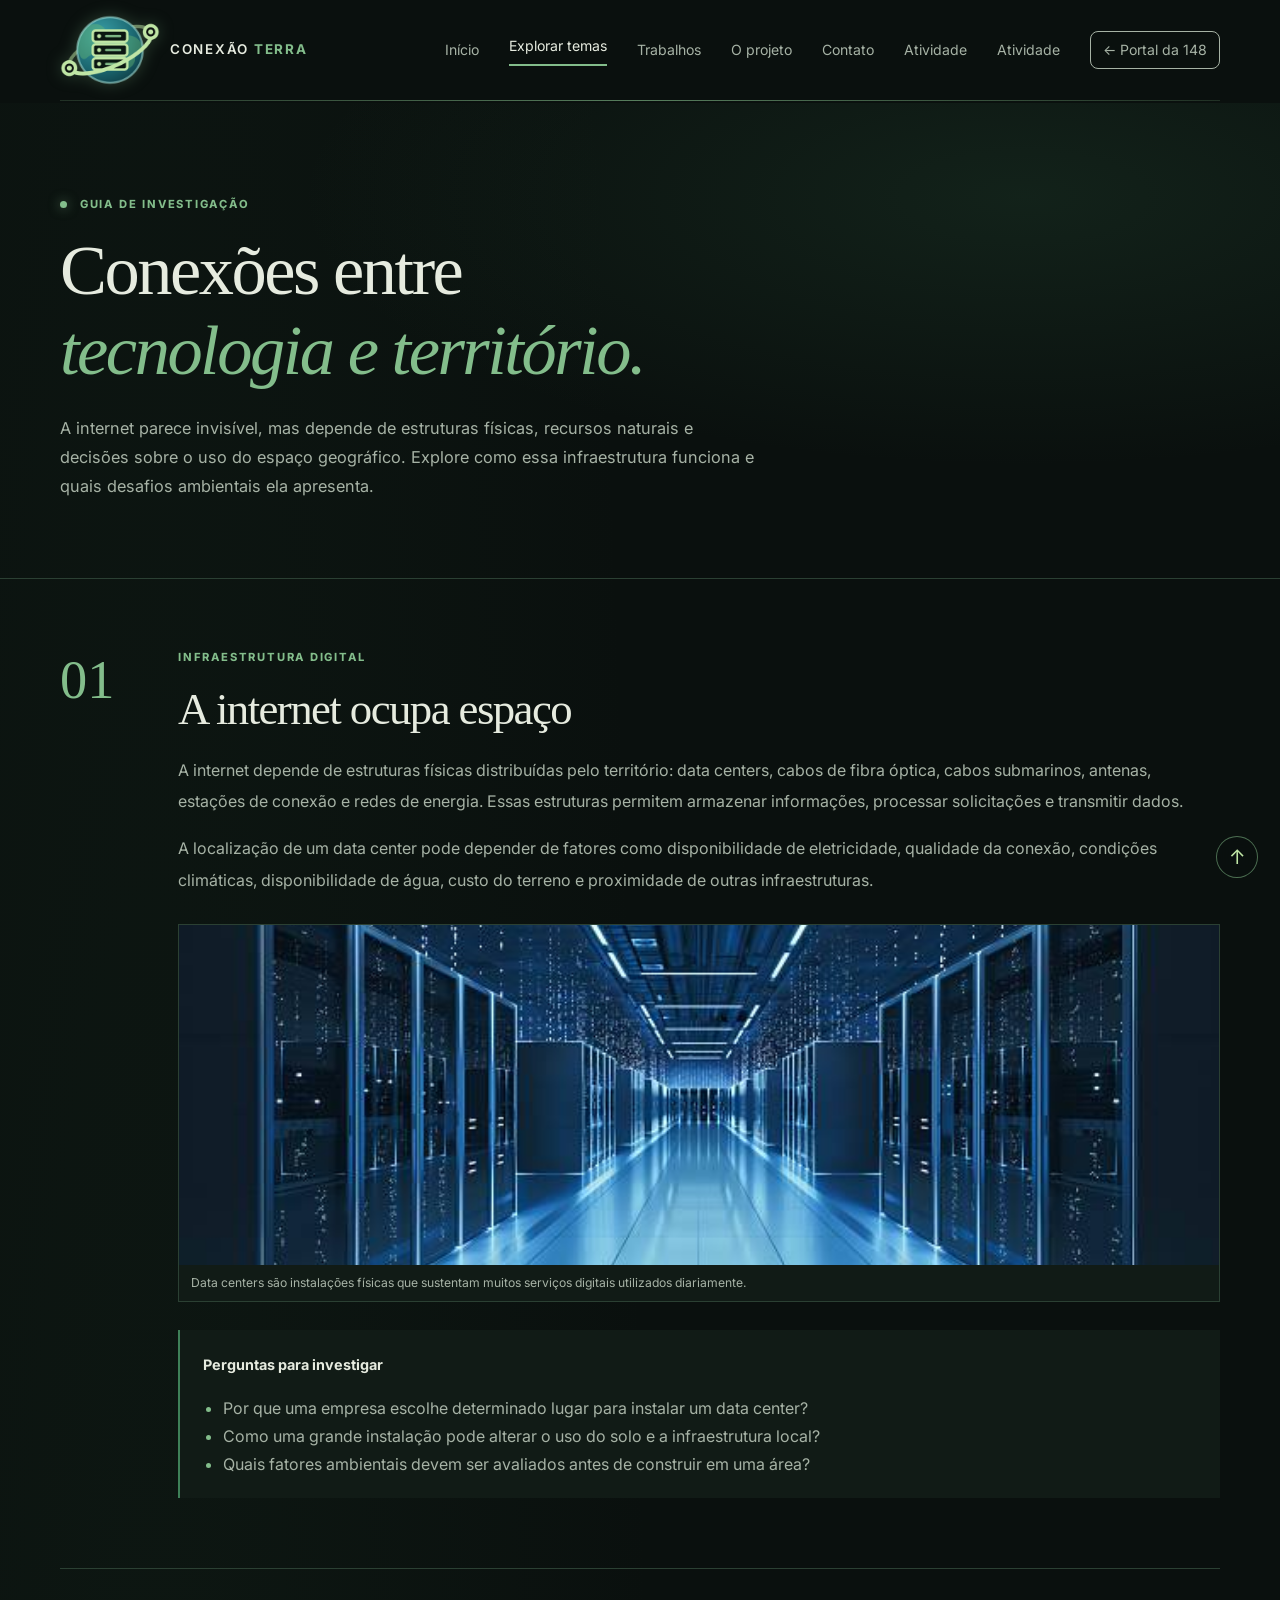
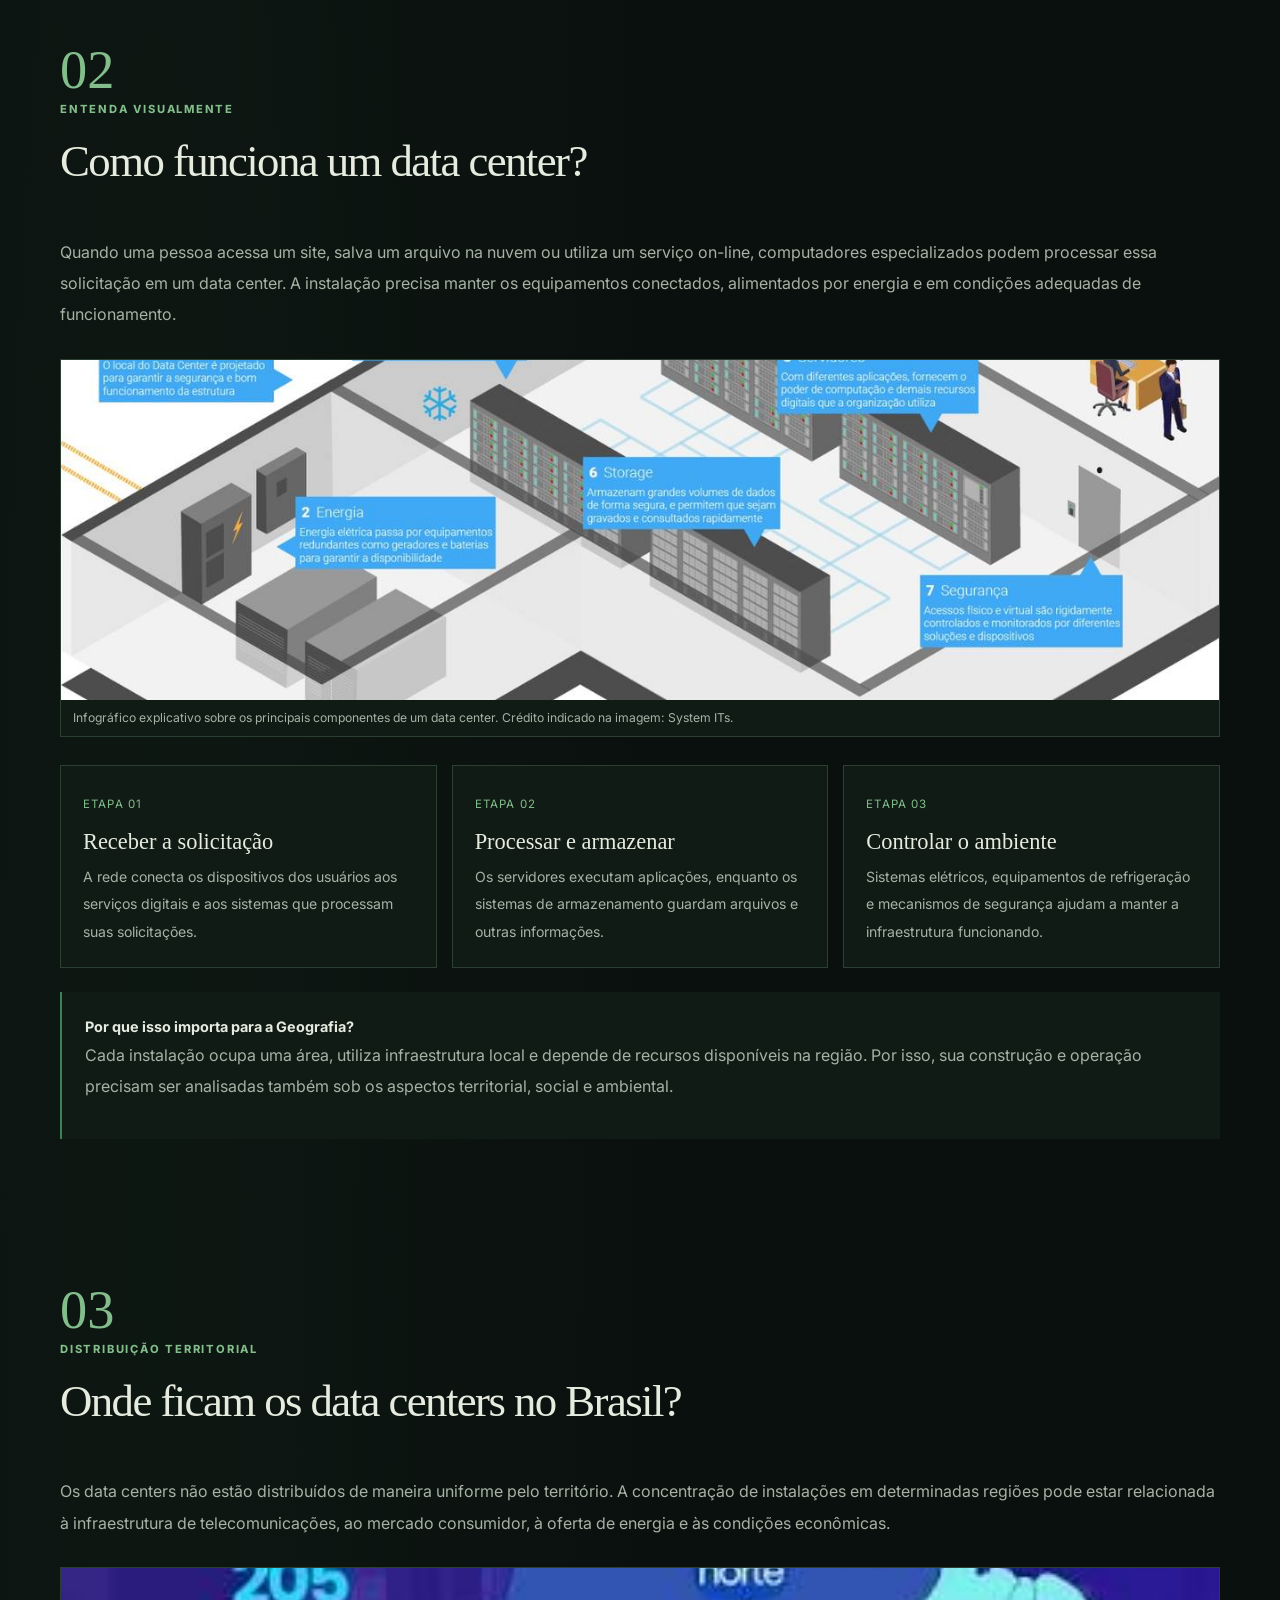
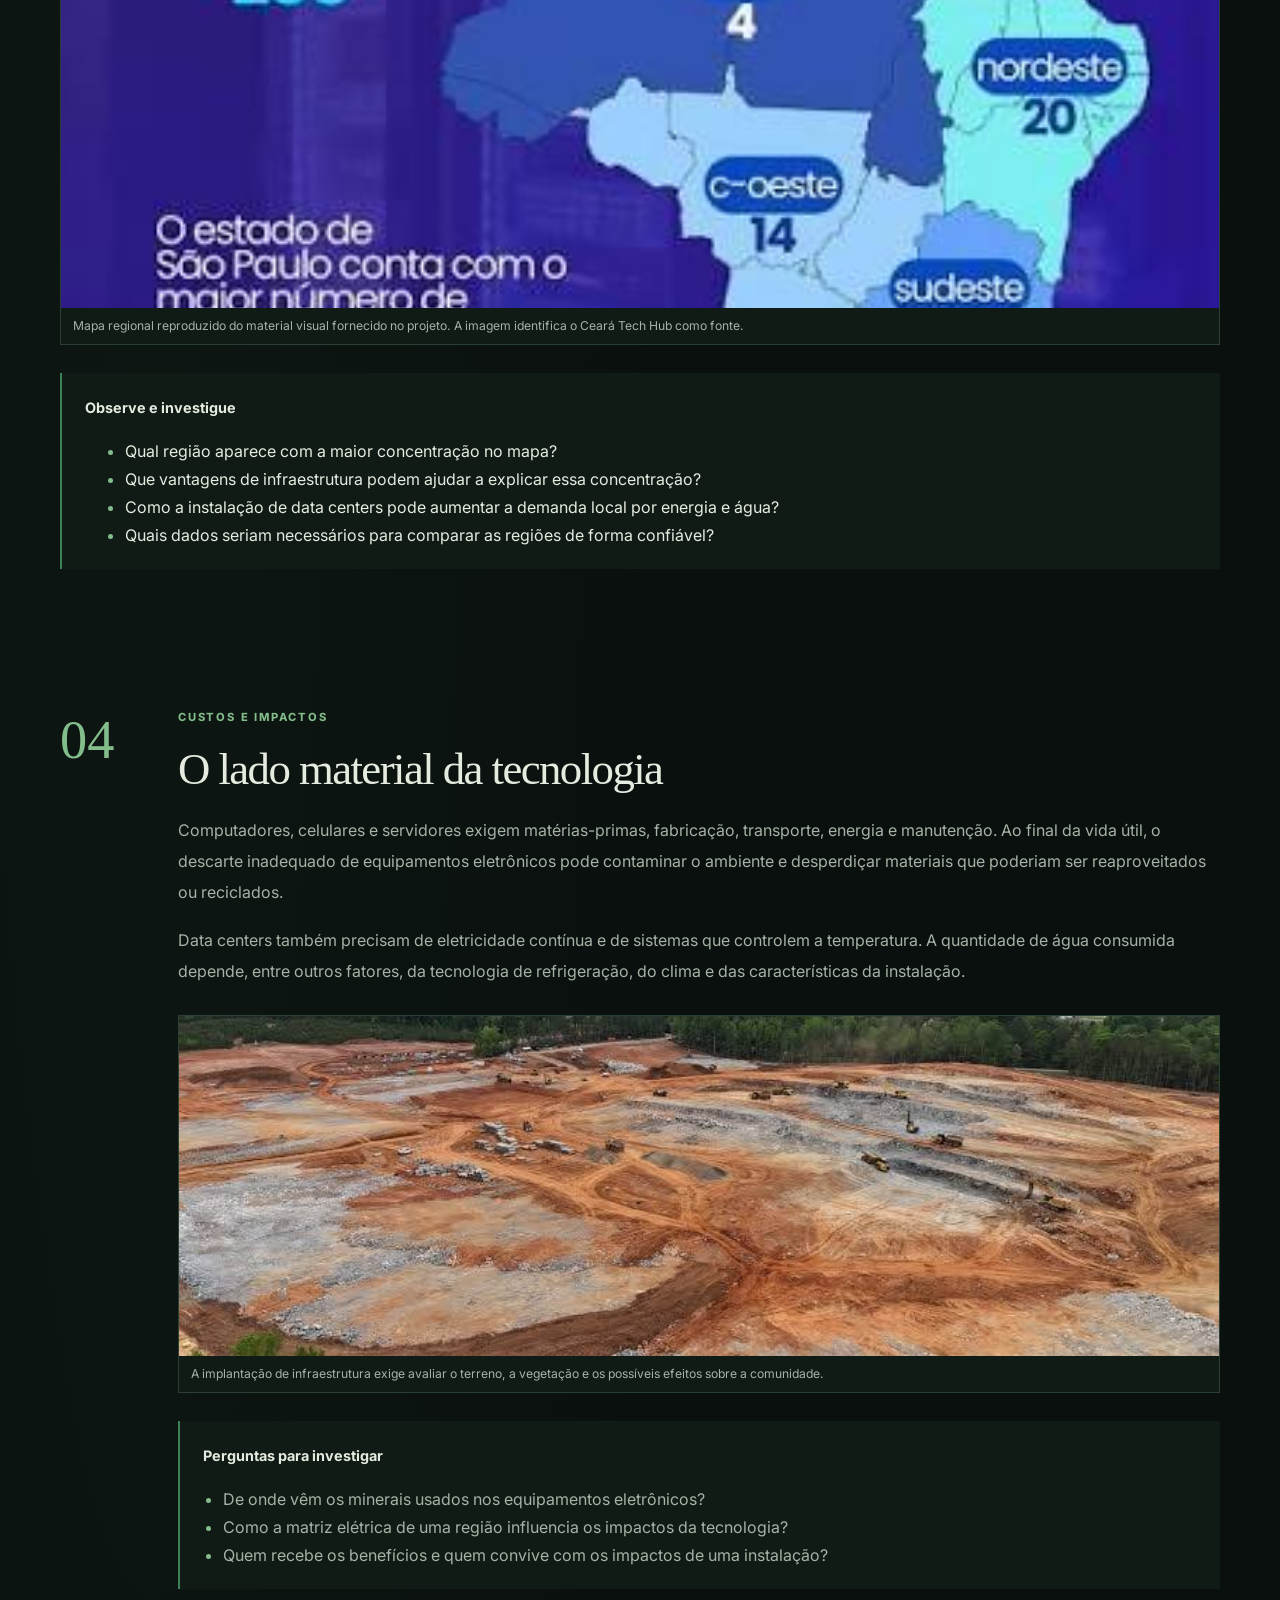
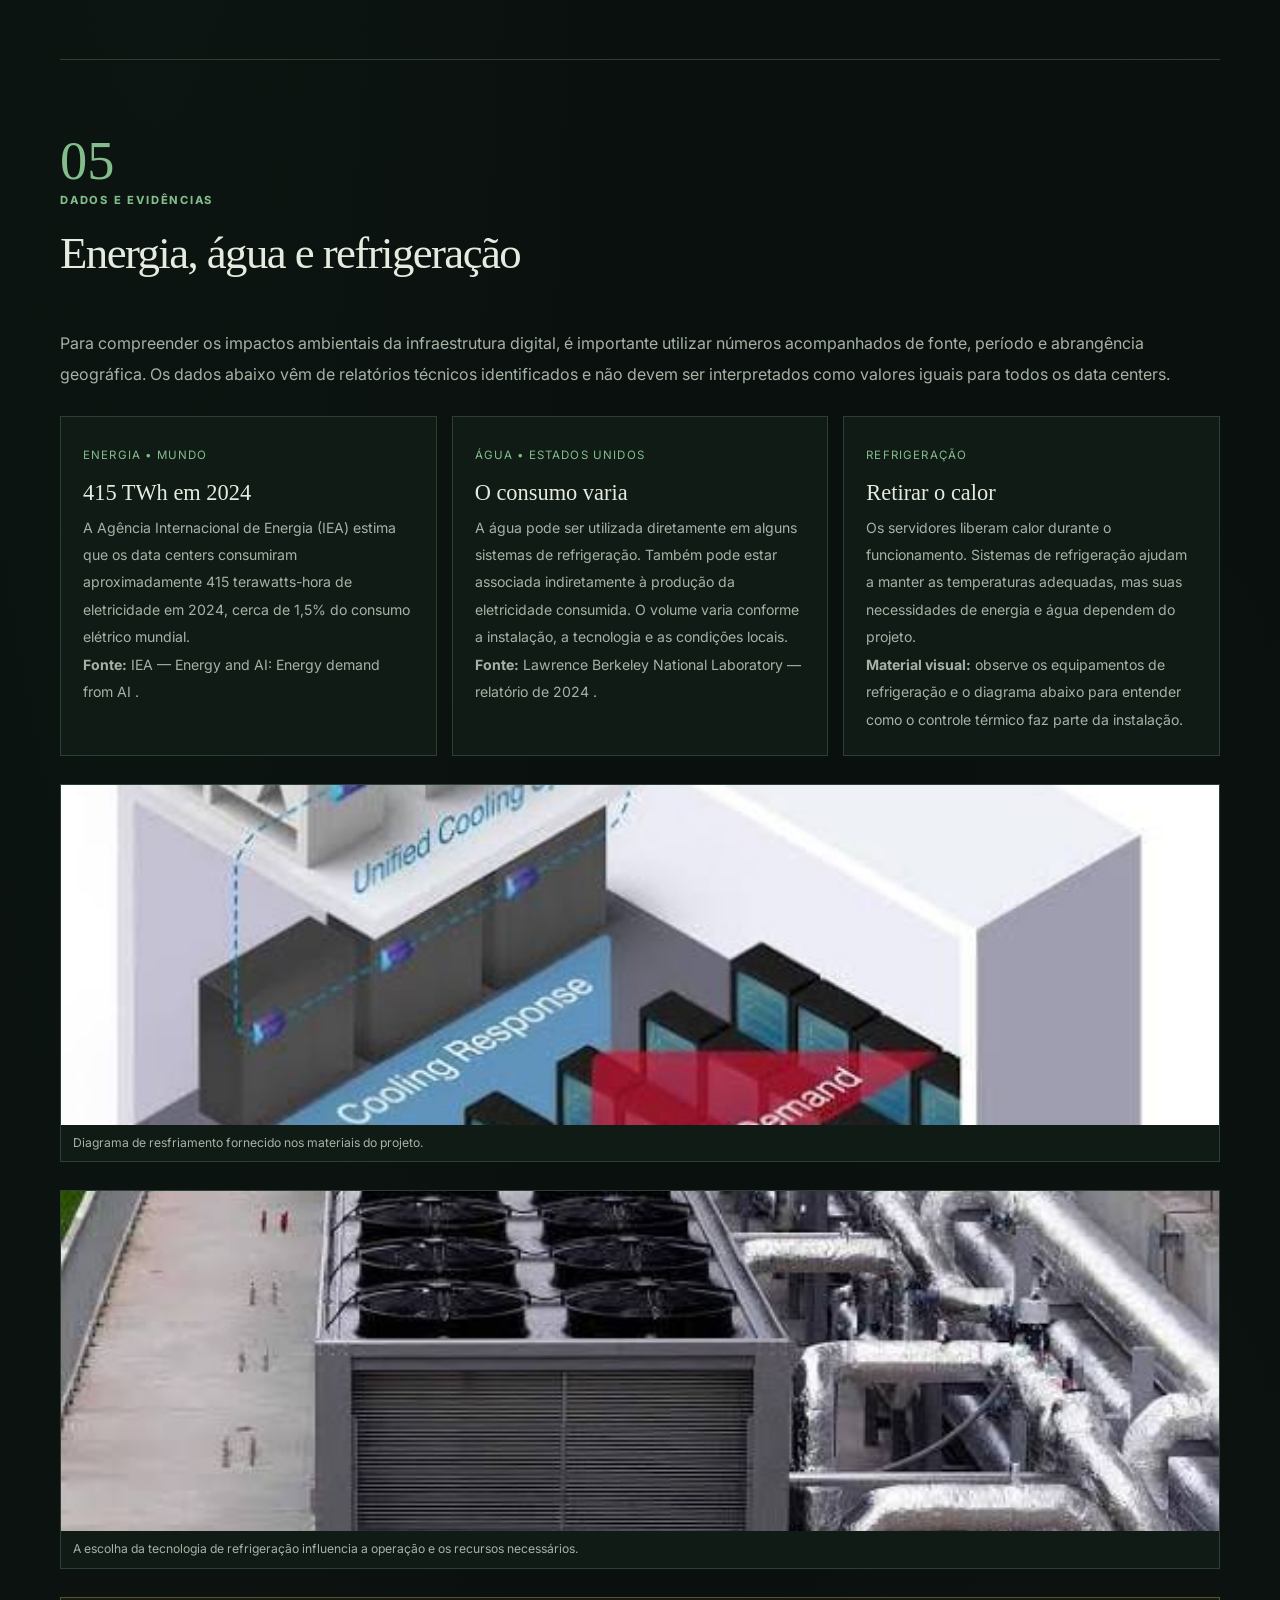
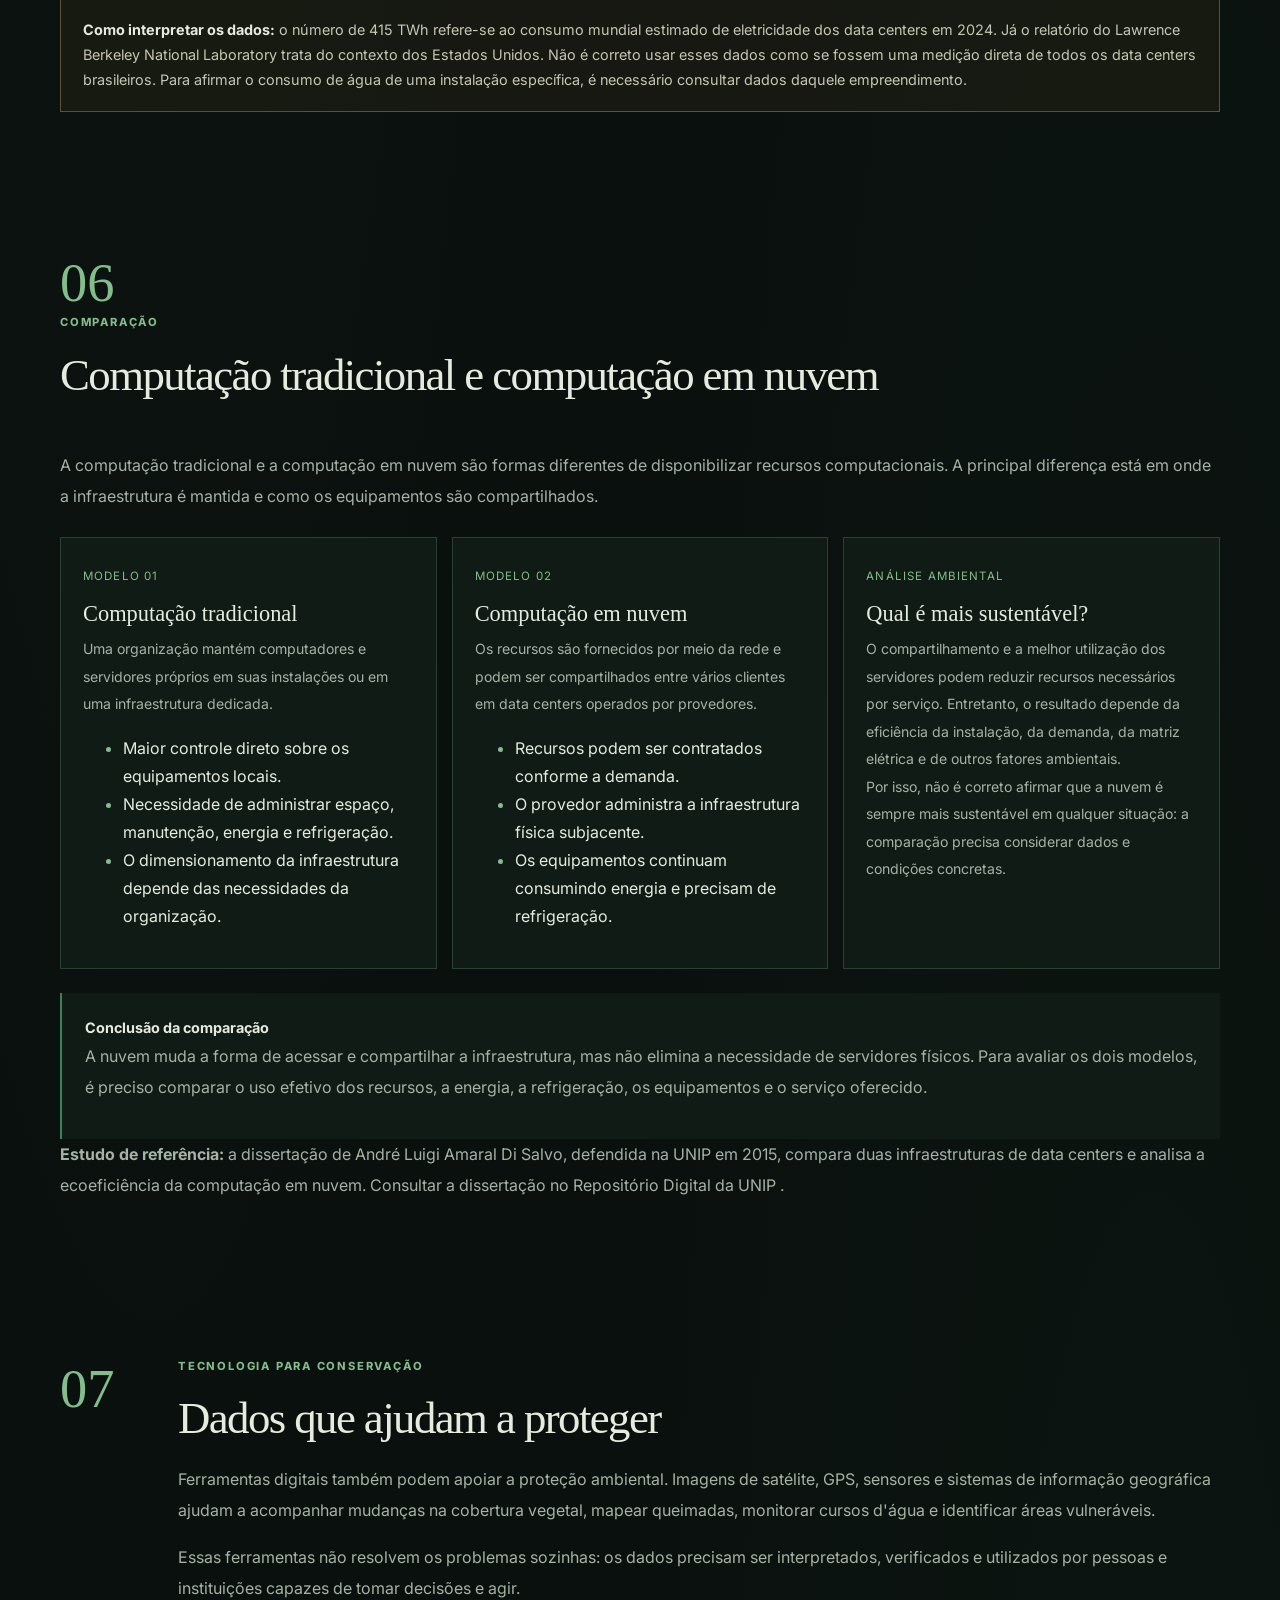
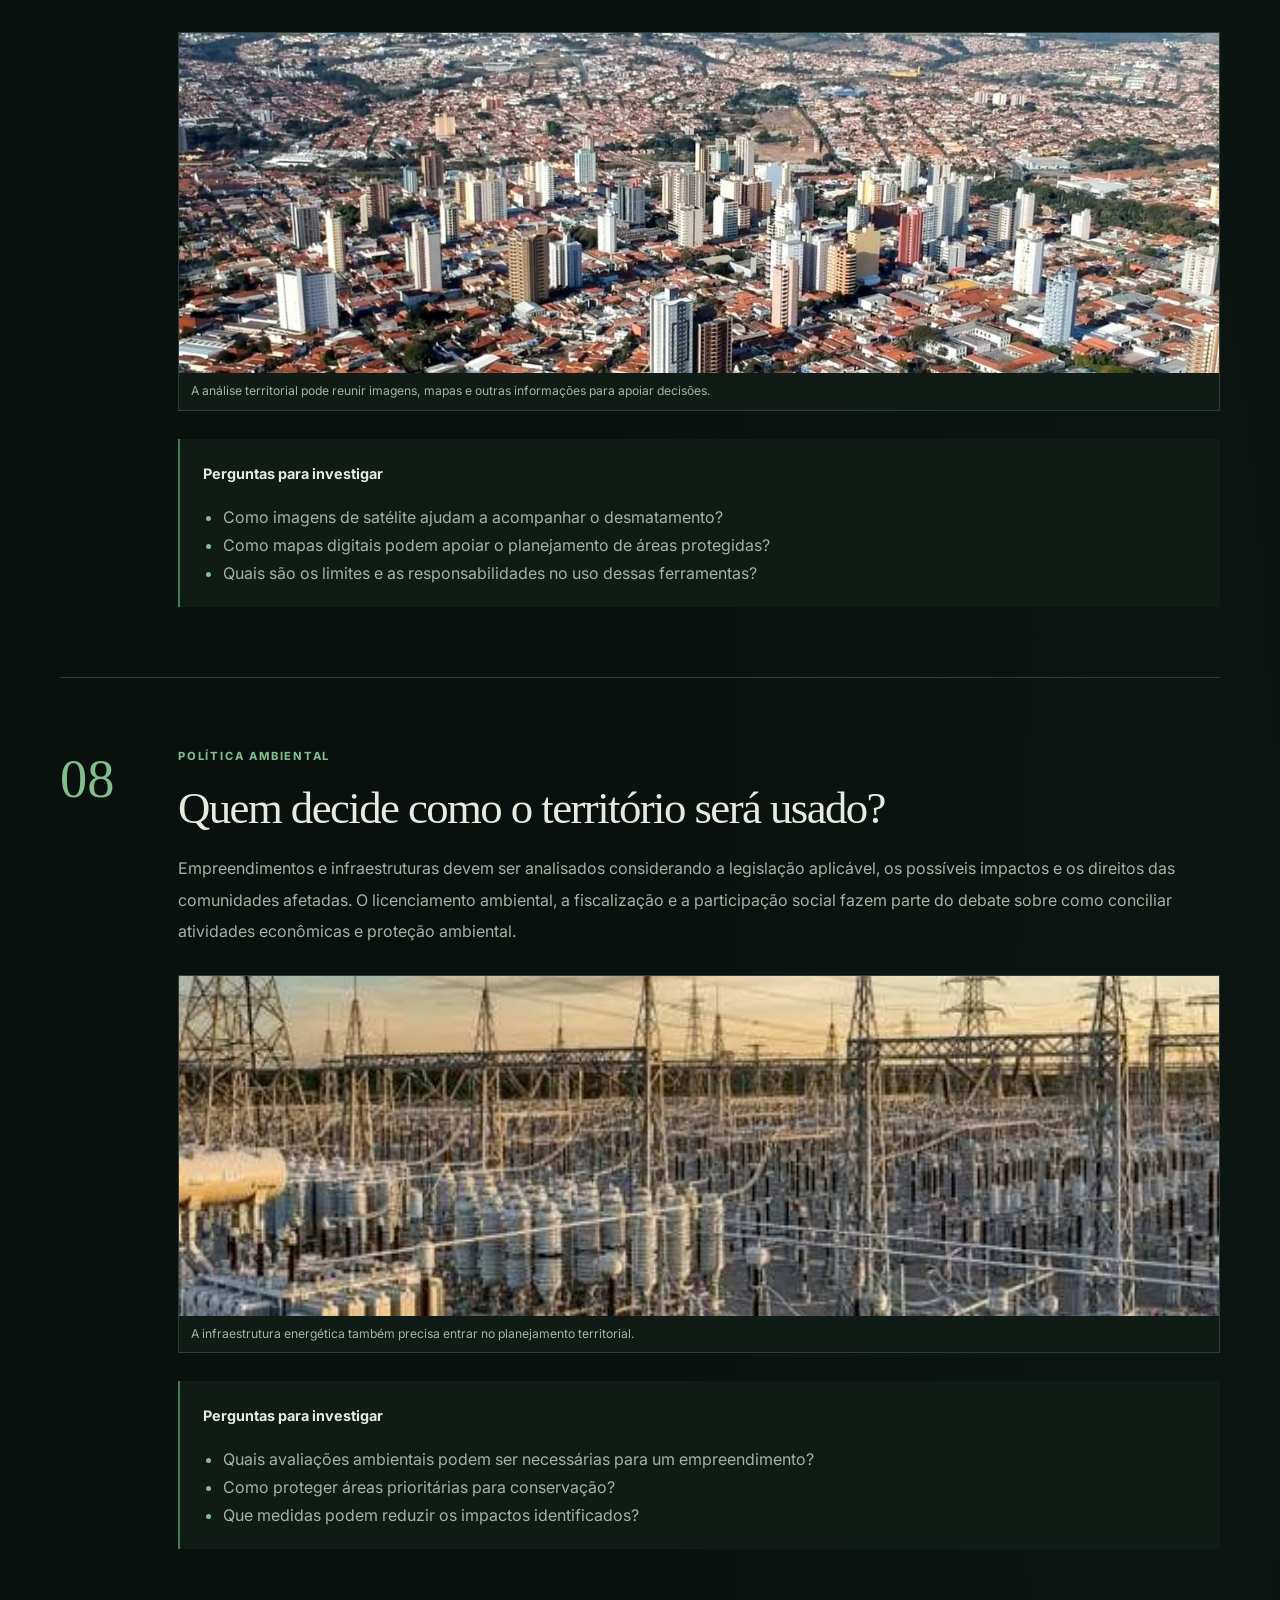
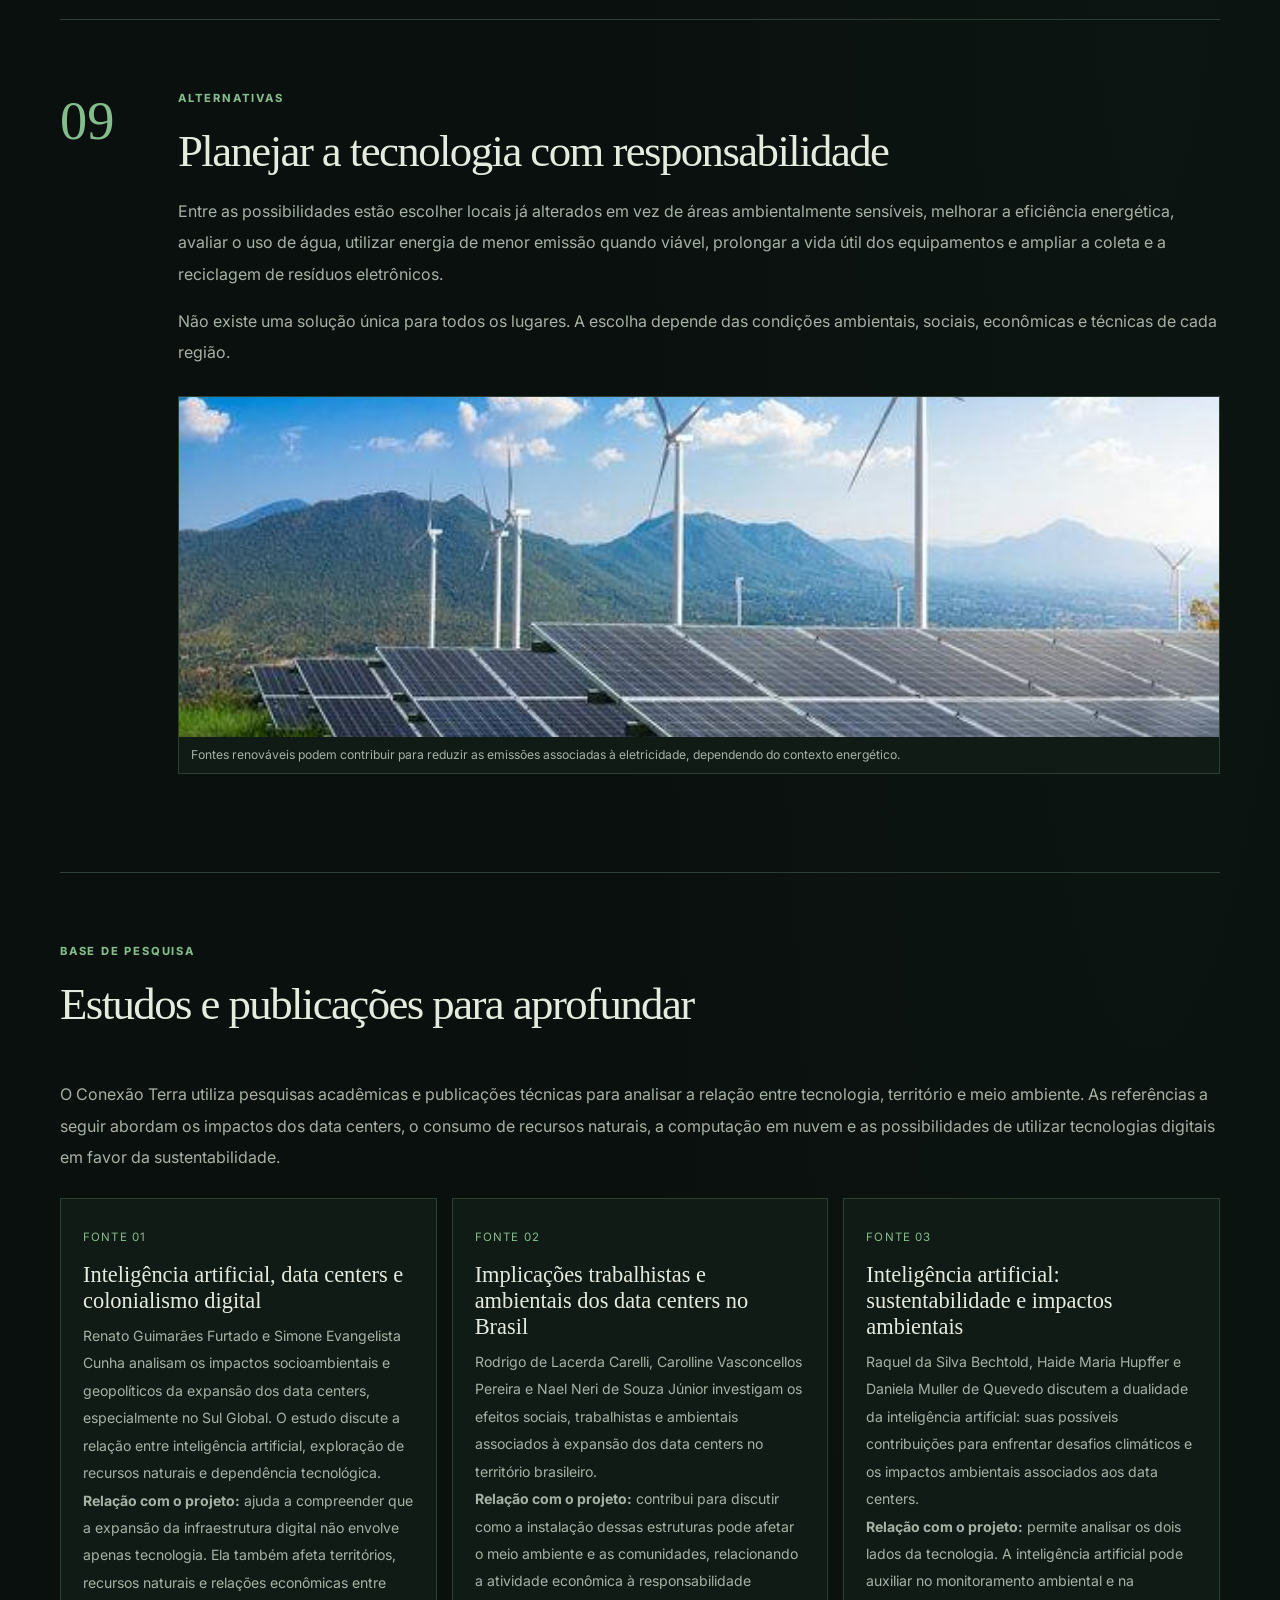
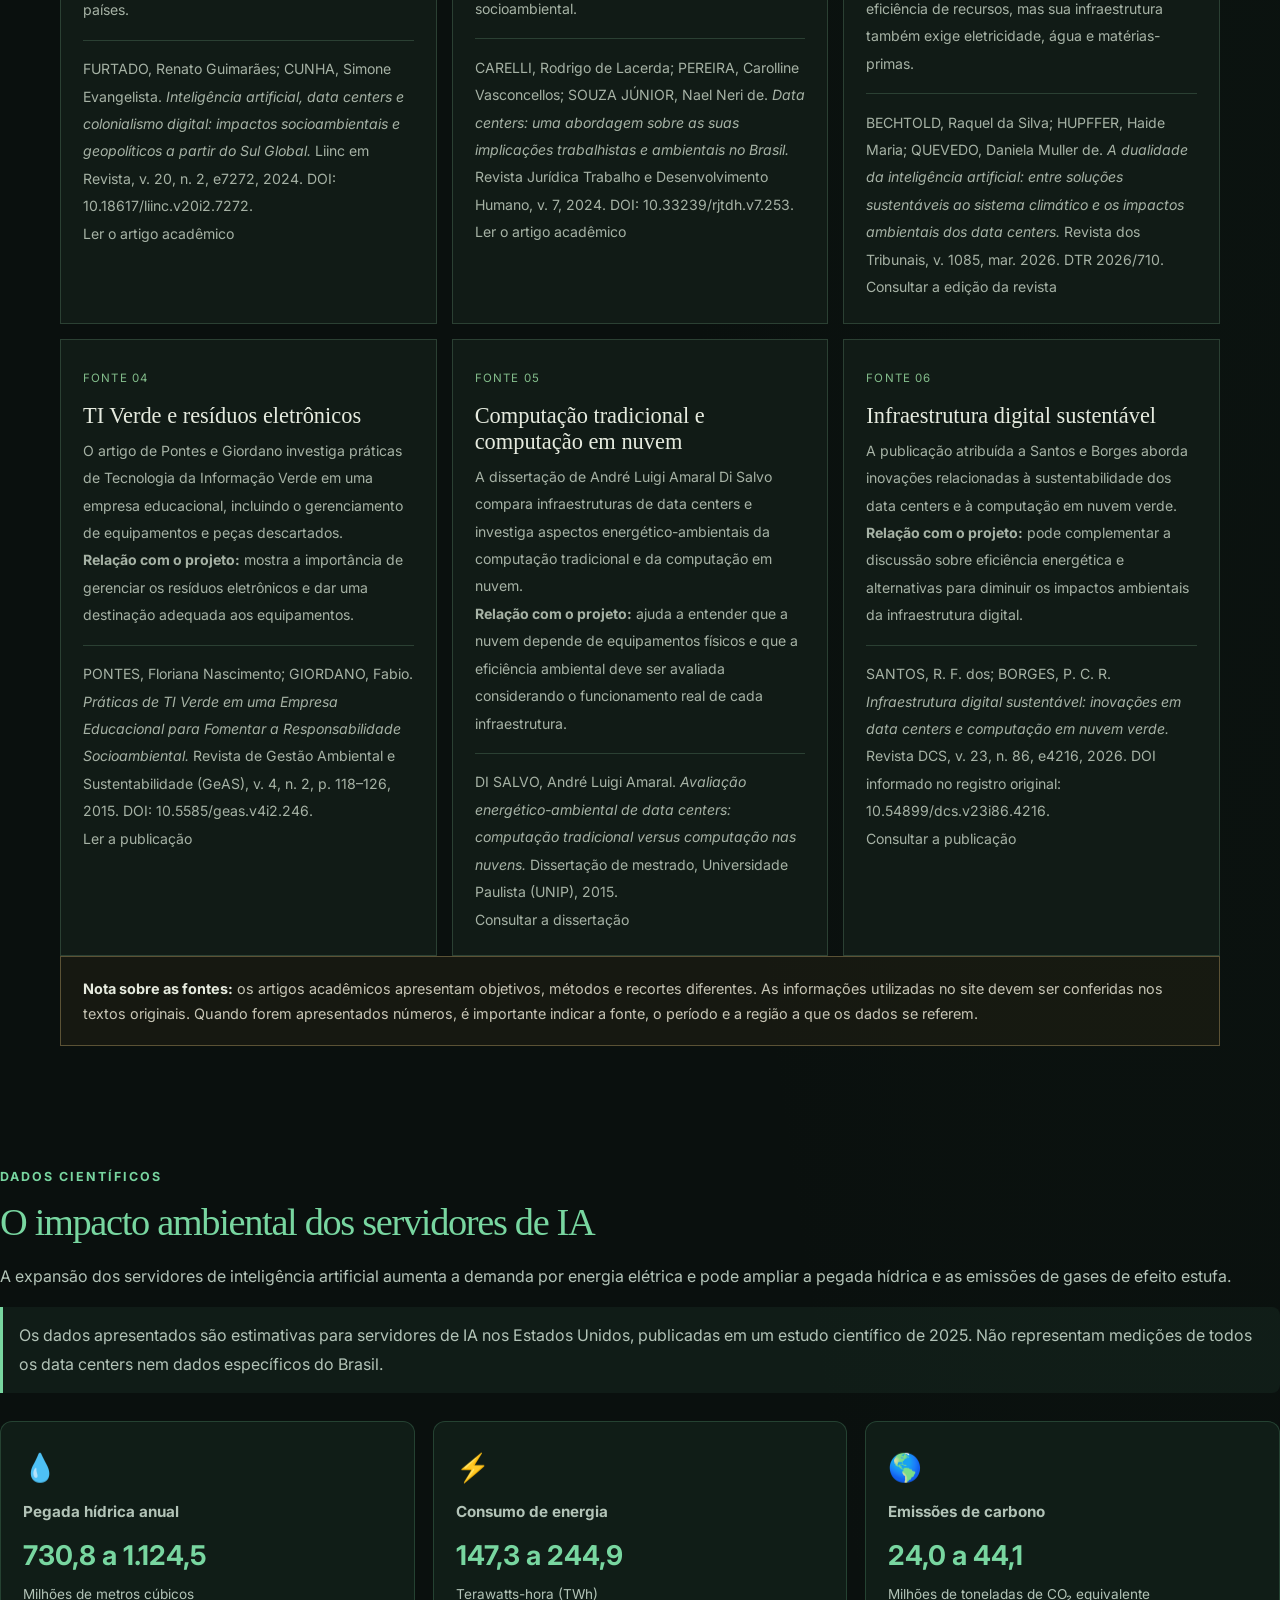
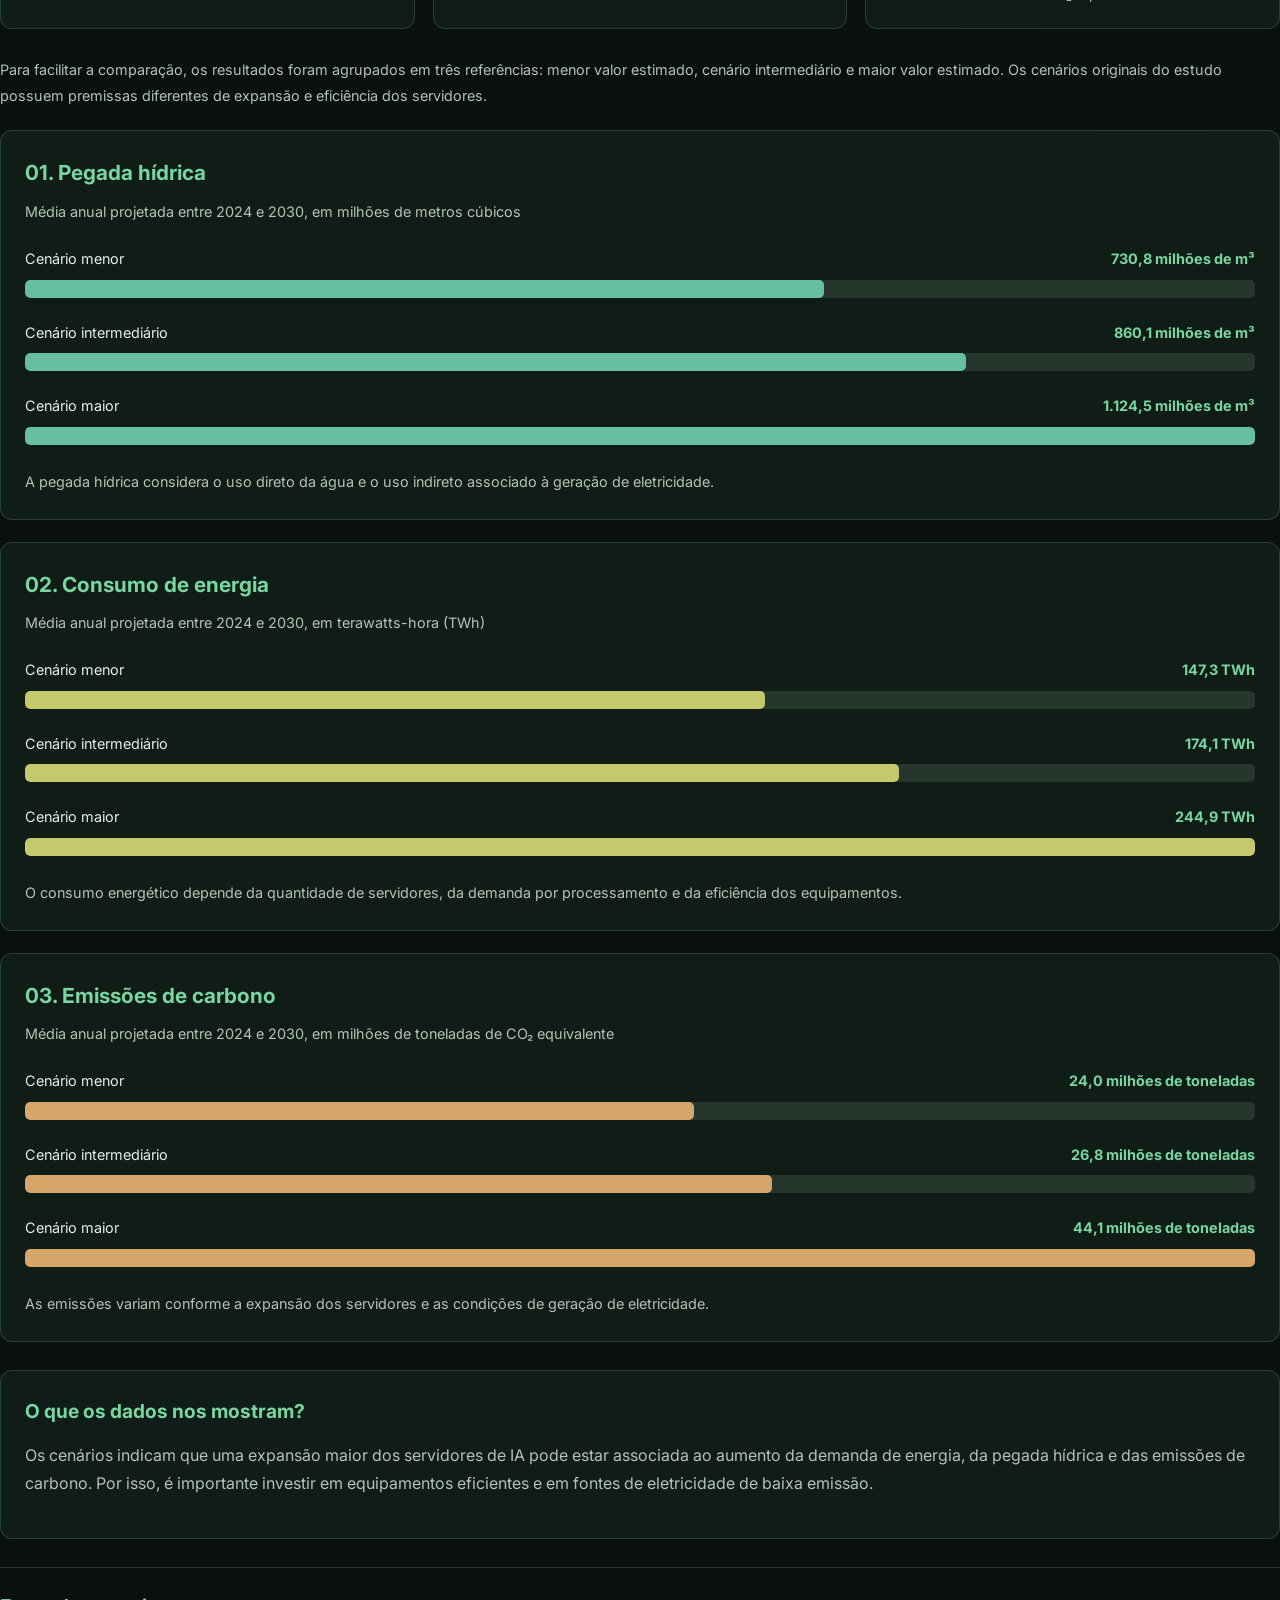
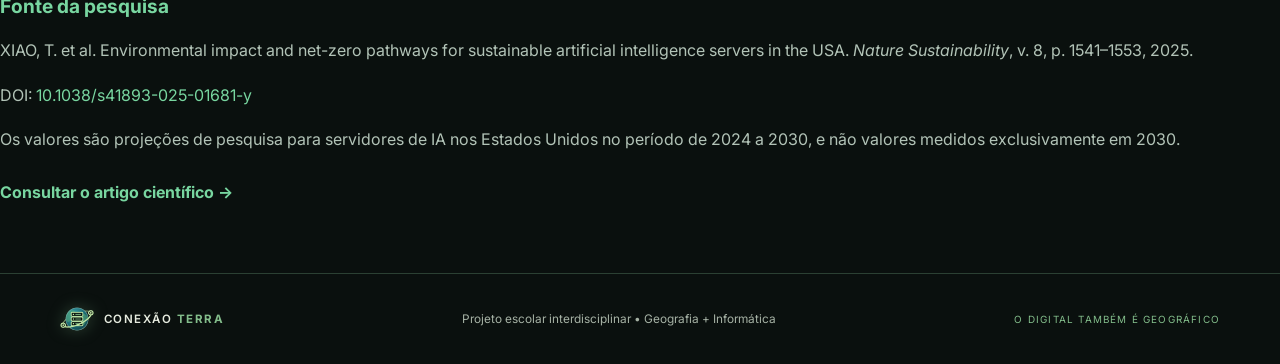
<file: conteudos.html>
<!doctype html>
<html lang="pt-BR">
<head>
  <meta charset="UTF-8">
  <meta name="viewport" content="width=device-width, initial-scale=1.0">
  <meta name="description" content="Entenda como funcionam os data centers, sua distribuição territorial e seus impactos sobre energia, água e meio ambiente.">
  <title>Explorar temas | Conexão Terra</title>
    <link rel="preconnect" href="https://fonts.googleapis.com">
  <link rel="preconnect" href="https://fonts.gstatic.com" crossorigin>
  <link rel="stylesheet" href="https://fonts.googleapis.com/css2?family=Inter:wght@400;500;600;700&display=swap">
  <link rel="stylesheet" href="css/style.css">

  <script src="js/config.js" defer></script>
  <script src="js/menu.js" defer></script>
  <script src="js/script.js" defer></script>
  <link rel="icon" type="image/png" href="img/favicon.png">
</head>

<body data-page="conteudos" id="topo-pagina">
  <a class="skip-link" href="#conteudo">Pular para o conteúdo</a>
  <header class="site-header" id="topo">
    <a class="logo" href="index.html">
      <span class="logo-mark">◈</span>
      <span>CONEXÃO <strong>TERRA</strong></span>
    </a>

    <button class="menu-toggle" type="button" aria-label="Abrir menu" aria-expanded="false" aria-controls="menu-principal">☰</button>

    <nav class="site-nav" id="menu-principal" aria-label="Navegação principal"></nav>
  </header>

  <main id="conteudo" class="inner-page">

    <section class="page-hero">
      <p class="eyebrow"><span></span> GUIA DE INVESTIGAÇÃO</p>
      <h1>Conexões entre<br><em>tecnologia e território.</em></h1>
      <p>
        A internet parece invisível, mas depende de estruturas físicas,
        recursos naturais e decisões sobre o uso do espaço geográfico.
        Explore como essa infraestrutura funciona e quais desafios ambientais
        ela apresenta.
      </p>
    </section>

    <!-- 01: INFRAESTRUTURA DIGITAL -->

    <section class="content-section topic-detail" id="infraestrutura">
      <span class="detail-number">01</span>

      <div>
        <p class="eyebrow">INFRAESTRUTURA DIGITAL</p>
        <h2>A internet ocupa espaço</h2>

        <p>
          A internet depende de estruturas físicas distribuídas pelo território:
          data centers, cabos de fibra óptica, cabos submarinos, antenas,
          estações de conexão e redes de energia. Essas estruturas permitem
          armazenar informações, processar solicitações e transmitir dados.
        </p>

        <p>
          A localização de um data center pode depender de fatores como
          disponibilidade de eletricidade, qualidade da conexão, condições
          climáticas, disponibilidade de água, custo do terreno e proximidade
          de outras infraestruturas.
        </p>

        <figure class="topic-image">
          <img
            src="img/data-center.jpeg"
            alt="Instalação física de um data center."
            loading="lazy">
          <figcaption>
            Data centers são instalações físicas que sustentam muitos
            serviços digitais utilizados diariamente.
          </figcaption>
        </figure>

        <div class="question-box">
          <strong>Perguntas para investigar</strong>
          <ul>
            <li>Por que uma empresa escolhe determinado lugar para instalar um data center?</li>
            <li>Como uma grande instalação pode alterar o uso do solo e a infraestrutura local?</li>
            <li>Quais fatores ambientais devem ser avaliados antes de construir em uma área?</li>
          </ul>
        </div>
      </div>
    </section>

    <!-- 02: COMO FUNCIONA UM DATA CENTER -->

    <section class="content-section" id="funcionamento">
      <span class="detail-number">02</span>
      <div class="section-heading">
        <div>
          <p class="eyebrow">ENTENDA VISUALMENTE</p>
          <h2>Como funciona um data center?</h2>
        </div>
      </div>

      <p>
        Quando uma pessoa acessa um site, salva um arquivo na nuvem ou utiliza
        um serviço on-line, computadores especializados podem processar essa
        solicitação em um data center. A instalação precisa manter os
        equipamentos conectados, alimentados por energia e em condições
        adequadas de funcionamento.
      </p>

      <figure class="topic-image">
        <img
          src="img/ComoFuncionaUmDataCenter.jpeg"
          alt="Infográfico mostrando o espaço físico, a energia, a climatização, a rede, os servidores, o armazenamento e a segurança de um data center."
          loading="lazy">
        <figcaption>
          Infográfico explicativo sobre os principais componentes de um data center.
          Crédito indicado na imagem: System ITs.
        </figcaption>
      </figure>

      <div class="future-grid">
        <article>
          <span class="future-number">ETAPA 01</span>
          <h3>Receber a solicitação</h3>
          <p>
            A rede conecta os dispositivos dos usuários aos serviços
            digitais e aos sistemas que processam suas solicitações.
          </p>
        </article>

        <article>
          <span class="future-number">ETAPA 02</span>
          <h3>Processar e armazenar</h3>
          <p>
            Os servidores executam aplicações, enquanto os sistemas de
            armazenamento guardam arquivos e outras informações.
          </p>
        </article>

        <article>
          <span class="future-number">ETAPA 03</span>
          <h3>Controlar o ambiente</h3>
          <p>
            Sistemas elétricos, equipamentos de refrigeração e mecanismos
            de segurança ajudam a manter a infraestrutura funcionando.
          </p>
        </article>
      </div>

      <div class="question-box">
        <strong>Por que isso importa para a Geografia?</strong>
        <p>
          Cada instalação ocupa uma área, utiliza infraestrutura local e
          depende de recursos disponíveis na região. Por isso, sua construção
          e operação precisam ser analisadas também sob os aspectos
          territorial, social e ambiental.
        </p>
      </div>
    </section>

    <!-- 03: MAPA DO BRASIL -->

    <section class="content-section" id="mapa-data-centers">
      <span class="detail-number">03</span>
      <div class="section-heading">
        <div>
          <p class="eyebrow">DISTRIBUIÇÃO TERRITORIAL</p>
          <h2>Onde ficam os data centers no Brasil?</h2>
        </div>
      </div>

      <p>
        Os data centers não estão distribuídos de maneira uniforme pelo
        território. A concentração de instalações em determinadas regiões
        pode estar relacionada à infraestrutura de telecomunicações, ao
        mercado consumidor, à oferta de energia e às condições econômicas.
      </p>

      <figure class="topic-image">
        <img
          src="img/MapaDataCentersNoBrasil.jpeg"
          alt="Mapa do Brasil com a distribuição regional de data centers, segundo o levantamento apresentado pela imagem."
          loading="lazy">
        <figcaption>
          Mapa regional reproduzido do material visual fornecido no projeto.
          A imagem identifica o Ceará Tech Hub como fonte.
        </figcaption>
      </figure>

      <div class="question-box">
        <strong>Observe e investigue</strong>
        <ul>
          <li>Qual região aparece com a maior concentração no mapa?</li>
          <li>Que vantagens de infraestrutura podem ajudar a explicar essa concentração?</li>
          <li>Como a instalação de data centers pode aumentar a demanda local por energia e água?</li>
          <li>Quais dados seriam necessários para comparar as regiões de forma confiável?</li>
        </ul>
      </div>
    </section>

    <!-- 04: IMPACTOS AMBIENTAIS -->

    <section class="content-section topic-detail" id="impactos">
      <span class="detail-number">04</span>

      <div>
        <p class="eyebrow">CUSTOS E IMPACTOS</p>
        <h2>O lado material da tecnologia</h2>

        <p>
          Computadores, celulares e servidores exigem matérias-primas,
          fabricação, transporte, energia e manutenção. Ao final da vida
          útil, o descarte inadequado de equipamentos eletrônicos pode
          contaminar o ambiente e desperdiçar materiais que poderiam ser
          reaproveitados ou reciclados.
        </p>

        <p>
          Data centers também precisam de eletricidade contínua e de
          sistemas que controlem a temperatura. A quantidade de água
          consumida depende, entre outros fatores, da tecnologia de
          refrigeração, do clima e das características da instalação.
        </p>

        <figure class="topic-image">
          <img
            src="img/terreno-impacto.jpeg"
            alt="Terreno e ocupação do solo relacionados ao planejamento de infraestrutura."
            loading="lazy">
          <figcaption>
            A implantação de infraestrutura exige avaliar o terreno,
            a vegetação e os possíveis efeitos sobre a comunidade.
          </figcaption>
        </figure>

        <div class="question-box">
          <strong>Perguntas para investigar</strong>
          <ul>
            <li>De onde vêm os minerais usados nos equipamentos eletrônicos?</li>
            <li>Como a matriz elétrica de uma região influencia os impactos da tecnologia?</li>
            <li>Quem recebe os benefícios e quem convive com os impactos de uma instalação?</li>
          </ul>
        </div>
      </div>
    </section>

    <!-- 05: DADOS SOBRE ENERGIA, ÁGUA E REFRIGERAÇÃO -->

    <section class="content-section" id="dados-ambientais">
      <span class="detail-number">05</span>
      <div class="section-heading">
        <div>
          <p class="eyebrow">DADOS E EVIDÊNCIAS</p>
          <h2>Energia, água e refrigeração</h2>
        </div>
      </div>

      <p>
        Para compreender os impactos ambientais da infraestrutura digital,
        é importante utilizar números acompanhados de fonte, período e
        abrangência geográfica. Os dados abaixo vêm de relatórios técnicos
        identificados e não devem ser interpretados como valores iguais
        para todos os data centers.
      </p>

      <div class="future-grid">
        <article>
          <span class="future-number">ENERGIA • MUNDO</span>
          <h3>415 TWh em 2024</h3>
          <p>
            A Agência Internacional de Energia (IEA) estima que os data
            centers consumiram aproximadamente 415 terawatts-hora de
            eletricidade em 2024, cerca de 1,5% do consumo elétrico mundial.
          </p>
          <p>
            <strong>Fonte:</strong>
            <a href="https://www.iea.org/reports/energy-and-ai/energy-demand-from-ai"
               target="_blank" rel="noopener noreferrer">
              IEA — Energy and AI: Energy demand from AI
            </a>.
          </p>
        </article>

        <article>
          <span class="future-number">ÁGUA • ESTADOS UNIDOS</span>
          <h3>O consumo varia</h3>
          <p>
            A água pode ser utilizada diretamente em alguns sistemas de
            refrigeração. Também pode estar associada indiretamente à
            produção da eletricidade consumida. O volume varia conforme
            a instalação, a tecnologia e as condições locais.
          </p>
          <p>
            <strong>Fonte:</strong>
            <a href="https://eta-publications.lbl.gov/publications/2024-lbnl-data-center-energy-usage-report"
               target="_blank" rel="noopener noreferrer">
              Lawrence Berkeley National Laboratory — relatório de 2024
            </a>.
          </p>
        </article>

        <article>
          <span class="future-number">REFRIGERAÇÃO</span>
          <h3>Retirar o calor</h3>
          <p>
            Os servidores liberam calor durante o funcionamento. Sistemas
            de refrigeração ajudam a manter as temperaturas adequadas,
            mas suas necessidades de energia e água dependem do projeto.
          </p>
          <p>
            <strong>Material visual:</strong>
            observe os equipamentos de refrigeração e o diagrama abaixo
            para entender como o controle térmico faz parte da instalação.
          </p>
        </article>
      </div>

      <figure class="topic-image">
        <img
          src="img/resfriamento-diagrama.jpeg"
          alt="Diagrama sobre o sistema de resfriamento de um data center."
          loading="lazy">
        <figcaption>
          Diagrama de resfriamento fornecido nos materiais do projeto.
        </figcaption>
      </figure>

      <figure class="topic-image">
        <img
          src="img/refrigeracao.jpeg"
          alt="Equipamentos relacionados à refrigeração de infraestrutura digital."
          loading="lazy">
        <figcaption>
          A escolha da tecnologia de refrigeração influencia a operação
          e os recursos necessários.
        </figcaption>
      </figure>

      <div class="notice">
        <strong>Como interpretar os dados:</strong>
        o número de 415 TWh refere-se ao consumo mundial estimado de
        eletricidade dos data centers em 2024. Já o relatório do Lawrence
        Berkeley National Laboratory trata do contexto dos Estados Unidos.
        Não é correto usar esses dados como se fossem uma medição direta
        de todos os data centers brasileiros. Para afirmar o consumo de
        água de uma instalação específica, é necessário consultar dados
        daquele empreendimento.
      </div>
    </section>

    <!-- 06: COMPUTAÇÃO TRADICIONAL X NUVEM -->

    <section class="content-section" id="computacao-tradicional-nuvem">
      <span class="detail-number">06</span>
      <div class="section-heading">
        <div>
          <p class="eyebrow">COMPARAÇÃO</p>
          <h2>Computação tradicional e computação em nuvem</h2>
        </div>
      </div>

      <p>
        A computação tradicional e a computação em nuvem são formas
        diferentes de disponibilizar recursos computacionais. A principal
        diferença está em onde a infraestrutura é mantida e como os
        equipamentos são compartilhados.
      </p>

      <div class="future-grid">
        <article>
          <span class="future-number">MODELO 01</span>
          <h3>Computação tradicional</h3>
          <p>
            Uma organização mantém computadores e servidores próprios
            em suas instalações ou em uma infraestrutura dedicada.
          </p>
          <ul>
            <li>Maior controle direto sobre os equipamentos locais.</li>
            <li>Necessidade de administrar espaço, manutenção, energia e refrigeração.</li>
            <li>O dimensionamento da infraestrutura depende das necessidades da organização.</li>
          </ul>
        </article>

        <article>
          <span class="future-number">MODELO 02</span>
          <h3>Computação em nuvem</h3>
          <p>
            Os recursos são fornecidos por meio da rede e podem ser
            compartilhados entre vários clientes em data centers
            operados por provedores.
          </p>
          <ul>
            <li>Recursos podem ser contratados conforme a demanda.</li>
            <li>O provedor administra a infraestrutura física subjacente.</li>
            <li>Os equipamentos continuam consumindo energia e precisam de refrigeração.</li>
          </ul>
        </article>

        <article>
          <span class="future-number">ANÁLISE AMBIENTAL</span>
          <h3>Qual é mais sustentável?</h3>
          <p>
            O compartilhamento e a melhor utilização dos servidores podem
            reduzir recursos necessários por serviço. Entretanto, o
            resultado depende da eficiência da instalação, da demanda,
            da matriz elétrica e de outros fatores ambientais.
          </p>
          <p>
            Por isso, não é correto afirmar que a nuvem é sempre mais
            sustentável em qualquer situação: a comparação precisa
            considerar dados e condições concretas.
          </p>
        </article>
      </div>

      <div class="question-box">
        <strong>Conclusão da comparação</strong>
        <p>
          A nuvem muda a forma de acessar e compartilhar a infraestrutura,
          mas não elimina a necessidade de servidores físicos. Para avaliar
          os dois modelos, é preciso comparar o uso efetivo dos recursos,
          a energia, a refrigeração, os equipamentos e o serviço oferecido.
        </p>
      </div>

      <p>
        <strong>Estudo de referência:</strong>
        a dissertação de André Luigi Amaral Di Salvo, defendida na UNIP em
        2015, compara duas infraestruturas de data centers e analisa a
        ecoeficiência da computação em nuvem.
        <a href="https://repositorio.unip.br/engenharia-dissertacoes-teses/avaliacao-energetico-ambiental-de-data-centers-computacao-tradicional-versus-computacao-nas-nuvens/"
           target="_blank" rel="noopener noreferrer">
          Consultar a dissertação no Repositório Digital da UNIP
        </a>.
      </p>
    </section>

    <!-- 07: TECNOLOGIA PARA CONSERVAÇÃO -->

    <section class="content-section topic-detail" id="solucoes">
      <span class="detail-number">07</span>

      <div>
        <p class="eyebrow">TECNOLOGIA PARA CONSERVAÇÃO</p>
        <h2>Dados que ajudam a proteger</h2>

        <p>
          Ferramentas digitais também podem apoiar a proteção ambiental.
          Imagens de satélite, GPS, sensores e sistemas de informação
          geográfica ajudam a acompanhar mudanças na cobertura vegetal,
          mapear queimadas, monitorar cursos d'água e identificar áreas
          vulneráveis.
        </p>

        <p>
          Essas ferramentas não resolvem os problemas sozinhas: os dados
          precisam ser interpretados, verificados e utilizados por pessoas
          e instituições capazes de tomar decisões e agir.
        </p>

        <figure class="topic-image">
          <img
            src="img/limeira.jpeg"
            alt="Imagem de referência para análise territorial de um caso local."
            loading="lazy">
          <figcaption>
            A análise territorial pode reunir imagens, mapas e outras
            informações para apoiar decisões.
          </figcaption>
        </figure>

        <div class="question-box">
          <strong>Perguntas para investigar</strong>
          <ul>
            <li>Como imagens de satélite ajudam a acompanhar o desmatamento?</li>
            <li>Como mapas digitais podem apoiar o planejamento de áreas protegidas?</li>
            <li>Quais são os limites e as responsabilidades no uso dessas ferramentas?</li>
          </ul>
        </div>
      </div>
    </section>

    <!-- 08: POLÍTICA AMBIENTAL -->

    <section class="content-section topic-detail" id="politica">
      <span class="detail-number">08</span>

      <div>
        <p class="eyebrow">POLÍTICA AMBIENTAL</p>
        <h2>Quem decide como o território será usado?</h2>

        <p>
          Empreendimentos e infraestruturas devem ser analisados considerando
          a legislação aplicável, os possíveis impactos e os direitos das
          comunidades afetadas. O licenciamento ambiental, a fiscalização
          e a participação social fazem parte do debate sobre como conciliar
          atividades econômicas e proteção ambiental.
        </p>

        <figure class="topic-image">
          <img
            src="img/subestacao-eletrica.jpeg"
            alt="Subestação elétrica relacionada à infraestrutura de energia."
            loading="lazy">
          <figcaption>
            A infraestrutura energética também precisa entrar no
            planejamento territorial.
          </figcaption>
        </figure>

        <div class="question-box">
          <strong>Perguntas para investigar</strong>
          <ul>
            <li>Quais avaliações ambientais podem ser necessárias para um empreendimento?</li>
            <li>Como proteger áreas prioritárias para conservação?</li>
            <li>Que medidas podem reduzir os impactos identificados?</li>
          </ul>
        </div>
      </div>
    </section>

    <!-- 09: ALTERNATIVAS SUSTENTÁVEIS -->

    <section class="content-section topic-detail" id="solucoes-sustentaveis">
      <span class="detail-number">09</span>

      <div>
        <p class="eyebrow">ALTERNATIVAS</p>
        <h2>Planejar a tecnologia com responsabilidade</h2>

        <p>
          Entre as possibilidades estão escolher locais já alterados em
          vez de áreas ambientalmente sensíveis, melhorar a eficiência
          energética, avaliar o uso de água, utilizar energia de menor
          emissão quando viável, prolongar a vida útil dos equipamentos
          e ampliar a coleta e a reciclagem de resíduos eletrônicos.
        </p>

        <p>
          Não existe uma solução única para todos os lugares. A escolha
          depende das condições ambientais, sociais, econômicas e técnicas
          de cada região.
        </p>

        <figure class="topic-image">
          <img
            src="img/energia-renovavel.jpeg"
            alt="Fonte de energia renovável como alternativa para a geração elétrica."
            loading="lazy">
          <figcaption>
            Fontes renováveis podem contribuir para reduzir as emissões
            associadas à eletricidade, dependendo do contexto energético.
          </figcaption>
        </figure>
      </div>
    </section>


<!-- 10: FONTES CIENTÍFICAS -->

<section class="content-section" id="fontes">
  <div class="section-heading">
    <div>
      <p class="eyebrow">BASE DE PESQUISA</p>
      <h2>Estudos e publicações para aprofundar</h2>
    </div>
  </div>

  <p>
    O Conexão Terra utiliza pesquisas acadêmicas e publicações técnicas
    para analisar a relação entre tecnologia, território e meio ambiente.
    As referências a seguir abordam os impactos dos data centers, o consumo
    de recursos naturais, a computação em nuvem e as possibilidades de
    utilizar tecnologias digitais em favor da sustentabilidade.
  </p>

  <div class="future-grid source-grid">

    <!-- FONTE 01 -->
    <article>
      <span class="future-number">FONTE 01</span>
      <h3>Inteligência artificial, data centers e colonialismo digital</h3>

      <p>
        Renato Guimarães Furtado e Simone Evangelista Cunha analisam os
        impactos socioambientais e geopolíticos da expansão dos data centers,
        especialmente no Sul Global. O estudo discute a relação entre
        inteligência artificial, exploração de recursos naturais e
        dependência tecnológica.
      </p>

      <p>
        <strong>Relação com o projeto:</strong>
        ajuda a compreender que a expansão da infraestrutura digital não
        envolve apenas tecnologia. Ela também afeta territórios, recursos
        naturais e relações econômicas entre países.
      </p>

      <p class="source-citation">
        FURTADO, Renato Guimarães; CUNHA, Simone Evangelista.
        <em>Inteligência artificial, data centers e colonialismo digital:
        impactos socioambientais e geopolíticos a partir do Sul Global.</em>
        Liinc em Revista, v. 20, n. 2, e7272, 2024.
        DOI: 10.18617/liinc.v20i2.7272.
      </p>

      <p>
        <a href="https://doi.org/10.18617/liinc.v20i2.7272"
           target="_blank" rel="noopener noreferrer">
          Ler o artigo acadêmico
        </a>
      </p>
    </article>

    <!-- FONTE 02 -->
    <article>
      <span class="future-number">FONTE 02</span>
      <h3>Implicações trabalhistas e ambientais dos data centers no Brasil</h3>

      <p>
        Rodrigo de Lacerda Carelli, Carolline Vasconcellos Pereira e
        Nael Neri de Souza Júnior investigam os efeitos sociais,
        trabalhistas e ambientais associados à expansão dos data centers
        no território brasileiro.
      </p>

      <p>
        <strong>Relação com o projeto:</strong>
        contribui para discutir como a instalação dessas estruturas pode
        afetar o meio ambiente e as comunidades, relacionando a atividade
        econômica à responsabilidade socioambiental.
      </p>

      <p class="source-citation">
        CARELLI, Rodrigo de Lacerda; PEREIRA, Carolline Vasconcellos;
        SOUZA JÚNIOR, Nael Neri de.
        <em>Data centers: uma abordagem sobre as suas implicações
        trabalhistas e ambientais no Brasil.</em>
        Revista Jurídica Trabalho e Desenvolvimento Humano, v. 7, 2024.
        DOI: 10.33239/rjtdh.v7.253.
      </p>

      <p>
        <a href="https://doi.org/10.33239/rjtdh.v7.253"
           target="_blank" rel="noopener noreferrer">
          Ler o artigo acadêmico
        </a>
      </p>
    </article>

    <!-- FONTE 03 -->
    <article>
      <span class="future-number">FONTE 03</span>
      <h3>Inteligência artificial: sustentabilidade e impactos ambientais</h3>

      <p>
        Raquel da Silva Bechtold, Haide Maria Hupffer e Daniela Muller
        de Quevedo discutem a dualidade da inteligência artificial:
        suas possíveis contribuições para enfrentar desafios climáticos
        e os impactos ambientais associados aos data centers.
      </p>

      <p>
        <strong>Relação com o projeto:</strong>
        permite analisar os dois lados da tecnologia. A inteligência
        artificial pode auxiliar no monitoramento ambiental e na
        eficiência de recursos, mas sua infraestrutura também exige
        eletricidade, água e matérias-primas.
      </p>

      <p class="source-citation">
        BECHTOLD, Raquel da Silva; HUPFFER, Haide Maria;
        QUEVEDO, Daniela Muller de.
        <em>A dualidade da inteligência artificial: entre soluções
        sustentáveis ao sistema climático e os impactos ambientais
        dos data centers.</em>
        Revista dos Tribunais, v. 1085, mar. 2026.
        DTR 2026/710.
      </p>

      <p>
        <a href="https://www.tjdft.jus.br/institucional/biblioteca/conteudo-revistas-juridicas/revista-dos-tribunais/2026-ano-115-v-1085-mar"
           target="_blank" rel="noopener noreferrer">
          Consultar a edição da revista
        </a>
      </p>
    </article>

    <!-- FONTE 04 -->
    <article>
      <span class="future-number">FONTE 04</span>
      <h3>TI Verde e resíduos eletrônicos</h3>

      <p>
        O artigo de Pontes e Giordano investiga práticas de Tecnologia
        da Informação Verde em uma empresa educacional, incluindo o
        gerenciamento de equipamentos e peças descartados.
      </p>

      <p>
        <strong>Relação com o projeto:</strong>
        mostra a importância de gerenciar os resíduos eletrônicos
        e dar uma destinação adequada aos equipamentos.
      </p>

      <p class="source-citation">
        PONTES, Floriana Nascimento; GIORDANO, Fabio.
        <em>Práticas de TI Verde em uma Empresa Educacional para
        Fomentar a Responsabilidade Socioambiental.</em>
        Revista de Gestão Ambiental e Sustentabilidade (GeAS),
        v. 4, n. 2, p. 118–126, 2015.
        DOI: 10.5585/geas.v4i2.246.
      </p>

      <p>
        <a href="https://doi.org/10.5585/geas.v4i2.246"
           target="_blank" rel="noopener noreferrer">
          Ler a publicação
        </a>
      </p>
    </article>

    <!-- FONTE 05 -->
    <article>
      <span class="future-number">FONTE 05</span>
      <h3>Computação tradicional e computação em nuvem</h3>

      <p>
        A dissertação de André Luigi Amaral Di Salvo compara infraestruturas
        de data centers e investiga aspectos energético-ambientais
        da computação tradicional e da computação em nuvem.
      </p>

      <p>
        <strong>Relação com o projeto:</strong>
        ajuda a entender que a nuvem depende de equipamentos físicos
        e que a eficiência ambiental deve ser avaliada considerando
        o funcionamento real de cada infraestrutura.
      </p>

      <p class="source-citation">
        DI SALVO, André Luigi Amaral.
        <em>Avaliação energético-ambiental de data centers:
        computação tradicional versus computação nas nuvens.</em>
        Dissertação de mestrado, Universidade Paulista (UNIP), 2015.
      </p>

      <p>
        <a href="https://repositorio.unip.br/engenharia-dissertacoes-teses/avaliacao-energetico-ambiental-de-data-centers-computacao-tradicional-versus-computacao-nas-nuvens/"
           target="_blank" rel="noopener noreferrer">
          Consultar a dissertação
        </a>
      </p>
    </article>

    <!-- FONTE 06 -->
    <article>
      <span class="future-number">FONTE 06</span>
      <h3>Infraestrutura digital sustentável</h3>

      <p>
        A publicação atribuída a Santos e Borges aborda inovações
        relacionadas à sustentabilidade dos data centers e à
        computação em nuvem verde.
      </p>

      <p>
        <strong>Relação com o projeto:</strong>
        pode complementar a discussão sobre eficiência energética
        e alternativas para diminuir os impactos ambientais da
        infraestrutura digital.
      </p>

      <p class="source-citation">
        SANTOS, R. F. dos; BORGES, P. C. R.
        <em>Infraestrutura digital sustentável: inovações em data
        centers e computação em nuvem verde.</em>
        Revista DCS, v. 23, n. 86, e4216, 2026.
        DOI informado no registro original: 10.54899/dcs.v23i86.4216.
      </p>

      <p>
        <a href="https://doi.org/10.54899/dcs.v23i86.4216"
           target="_blank" rel="noopener noreferrer">
          Consultar a publicação
        </a>
      </p>
    </article>

  </div>

  <div class="notice">
    <strong>Nota sobre as fontes:</strong>
    os artigos acadêmicos apresentam objetivos, métodos e recortes
    diferentes. As informações utilizadas no site devem ser conferidas
    nos textos originais. Quando forem apresentados números, é importante
    indicar a fonte, o período e a região a que os dados se referem.
  </div>
</section>

<!-- PAINEL DE DADOS AMBIENTAIS -->
<section class="painel-ambiental" id="painel-ambiental">

    <div class="painel-introducao">
        <span class="painel-etiqueta">DADOS CIENTÍFICOS</span>

        <h2>O impacto ambiental dos servidores de IA</h2>

        <p>
            A expansão dos servidores de inteligência artificial aumenta
            a demanda por energia elétrica e pode ampliar a pegada hídrica
            e as emissões de gases de efeito estufa.
        </p>

        <p class="painel-aviso">
            Os dados apresentados são estimativas para servidores de IA
            nos Estados Unidos, publicadas em um estudo científico de 2025.
            Não representam medições de todos os data centers nem dados
            específicos do Brasil.
        </p>
    </div>

    <!-- INDICADORES PRINCIPAIS -->
    <div class="indicadores-ambientais">

        <article class="indicador-ambiental">
            <span class="indicador-icone">💧</span>
            <h3>Pegada hídrica anual</h3>
            <strong>730,8 a 1.124,5</strong>
            <p>Milhões de metros cúbicos</p>
        </article>

        <article class="indicador-ambiental">
            <span class="indicador-icone">⚡</span>
            <h3>Consumo de energia</h3>
            <strong>147,3 a 244,9</strong>
            <p>Terawatts-hora (TWh)</p>
        </article>

        <article class="indicador-ambiental">
            <span class="indicador-icone">🌎</span>
            <h3>Emissões de carbono</h3>
            <strong>24,0 a 44,1</strong>
            <p>Milhões de toneladas de CO₂ equivalente</p>
        </article>

    </div>

<p class="grafico-explicacao">
    Para facilitar a comparação, os resultados foram agrupados
    em três referências: menor valor estimado, cenário intermediário
    e maior valor estimado. Os cenários originais do estudo possuem
    premissas diferentes de expansão e eficiência dos servidores.
</p>

    <!-- GRÁFICO 1: ÁGUA -->
    <article class="grafico-ambiental">
        <h3>01. Pegada hídrica</h3>

        <p class="grafico-subtitulo">
            Média anual projetada entre 2024 e 2030,
            em milhões de metros cúbicos
        </p>

        <div class="barra-item">
            <div class="barra-descricao">
                <span>Cenário menor</span>
                <strong>730,8 milhões de m³</strong>
            </div>
            <div class="barra-fundo">
                <div class="barra barra-agua barra-agua-menor"></div>
            </div>
        </div>

        <div class="barra-item">
            <div class="barra-descricao">
                <span>Cenário intermediário</span>
                <strong>860,1 milhões de m³</strong>
            </div>
            <div class="barra-fundo">
                <div class="barra barra-agua barra-agua-medio"></div>
            </div>
        </div>

        <div class="barra-item">
            <div class="barra-descricao">
                <span>Cenário maior</span>
                <strong>1.124,5 milhões de m³</strong>
            </div>
            <div class="barra-fundo">
                <div class="barra barra-agua barra-agua-maior"></div>
            </div>
        </div>

        <p class="grafico-explicacao">
            A pegada hídrica considera o uso direto da água e o uso
            indireto associado à geração de eletricidade.
        </p>
    </article>

    <!-- GRÁFICO 2: ENERGIA -->
    <article class="grafico-ambiental">
        <h3>02. Consumo de energia</h3>
        <p class="grafico-subtitulo">
                Média anual projetada entre 2024 e 2030,
                em terawatts-hora (TWh)
        </p>

        <div class="barra-item">
            <div class="barra-descricao">
                <span>Cenário menor</span>
                <strong>147,3 TWh</strong>
            </div>
            <div class="barra-fundo">
                <div class="barra barra-energia barra-energia-menor"></div>
            </div>
        </div>

        <div class="barra-item">
            <div class="barra-descricao">
                <span>Cenário intermediário</span>
                <strong>174,1 TWh</strong>
            </div>
            <div class="barra-fundo">
                <div class="barra barra-energia barra-energia-medio"></div>
            </div>
        </div>

        <div class="barra-item">
            <div class="barra-descricao">
                <span>Cenário maior</span>
                <strong>244,9 TWh</strong>
            </div>
            <div class="barra-fundo">
                <div class="barra barra-energia barra-energia-maior"></div>
            </div>
        </div>

        <p class="grafico-explicacao">
            O consumo energético depende da quantidade de servidores,
            da demanda por processamento e da eficiência dos equipamentos.
        </p>
    </article>

    <!-- GRÁFICO 3: CARBONO -->
    <article class="grafico-ambiental">
        <h3>03. Emissões de carbono</h3>
        <p class="grafico-subtitulo">
          Média anual projetada entre 2024 e 2030,
          em milhões de toneladas de CO₂ equivalente
        </p>

        <div class="barra-item">
            <div class="barra-descricao">
                <span>Cenário menor</span>
                <strong>24,0 milhões de toneladas</strong>
            </div>
            <div class="barra-fundo">
                <div class="barra barra-carbono barra-carbono-menor"></div>
            </div>
        </div>

        <div class="barra-item">
            <div class="barra-descricao">
                <span>Cenário intermediário</span>
                <strong>26,8 milhões de toneladas</strong>
            </div>
            <div class="barra-fundo">
                <div class="barra barra-carbono barra-carbono-medio"></div>
            </div>
        </div>

        <div class="barra-item">
            <div class="barra-descricao">
                <span>Cenário maior</span>
                <strong>44,1 milhões de toneladas</strong>
            </div>
            <div class="barra-fundo">
                <div class="barra barra-carbono barra-carbono-maior"></div>
            </div>
        </div>

        <p class="grafico-explicacao">
            As emissões variam conforme a expansão dos servidores
            e as condições de geração de eletricidade.
        </p>
    </article>

    <!-- INTERPRETAÇÃO DOS DADOS -->
    <div class="conclusao-painel">
        <h3>O que os dados nos mostram?</h3>

        <p>
            Os cenários indicam que uma expansão maior dos servidores
            de IA pode estar associada ao aumento da demanda de energia,
            da pegada hídrica e das emissões de carbono. Por isso,
            é importante investir em equipamentos eficientes e em
            fontes de eletricidade de baixa emissão.
        </p>
    </div>

    <!-- REFERÊNCIA -->
    <div class="fonte-painel">
        <h3>Fonte da pesquisa</h3>

        <p>
            XIAO, T. et al. Environmental impact and net-zero pathways
            for sustainable artificial intelligence servers in the USA.
            <em>Nature Sustainability</em>, v. 8, p. 1541–1553, 2025.
        </p>

        <p>
            DOI:
            <a href="https://doi.org/10.1038/s41893-025-01681-y"
               target="_blank"
               rel="noopener noreferrer">
                10.1038/s41893-025-01681-y
            </a>
        </p>

        <p>
            Os valores são projeções de pesquisa para servidores de IA
            nos Estados Unidos no período de 2024 a 2030, e não valores
            medidos exclusivamente em 2030.
        </p>

        <a class="link-dados-originais"
           href="https://www.nature.com/articles/s41893-025-01681-y"
           target="_blank"
           rel="noopener noreferrer">
            Consultar o artigo científico →
        </a>
    </div>

</section>
<!-- FIM DO PAINEL -->


  </main>

  <a class="back-to-top" href="#topo" aria-label="Voltar ao início">↑</a>

  <footer class="site-footer">
    <a class="logo footer-logo" href="index.html">
      <span class="logo-mark">◈</span>
      <span>CONEXÃO <strong>TERRA</strong></span>
    </a>

    <p>Projeto escolar interdisciplinar • Geografia + Informática</p>
    <span class="footer-end">O DIGITAL TAMBÉM É GEOGRÁFICO</span>
  </footer>
</body>
</html>
</file>
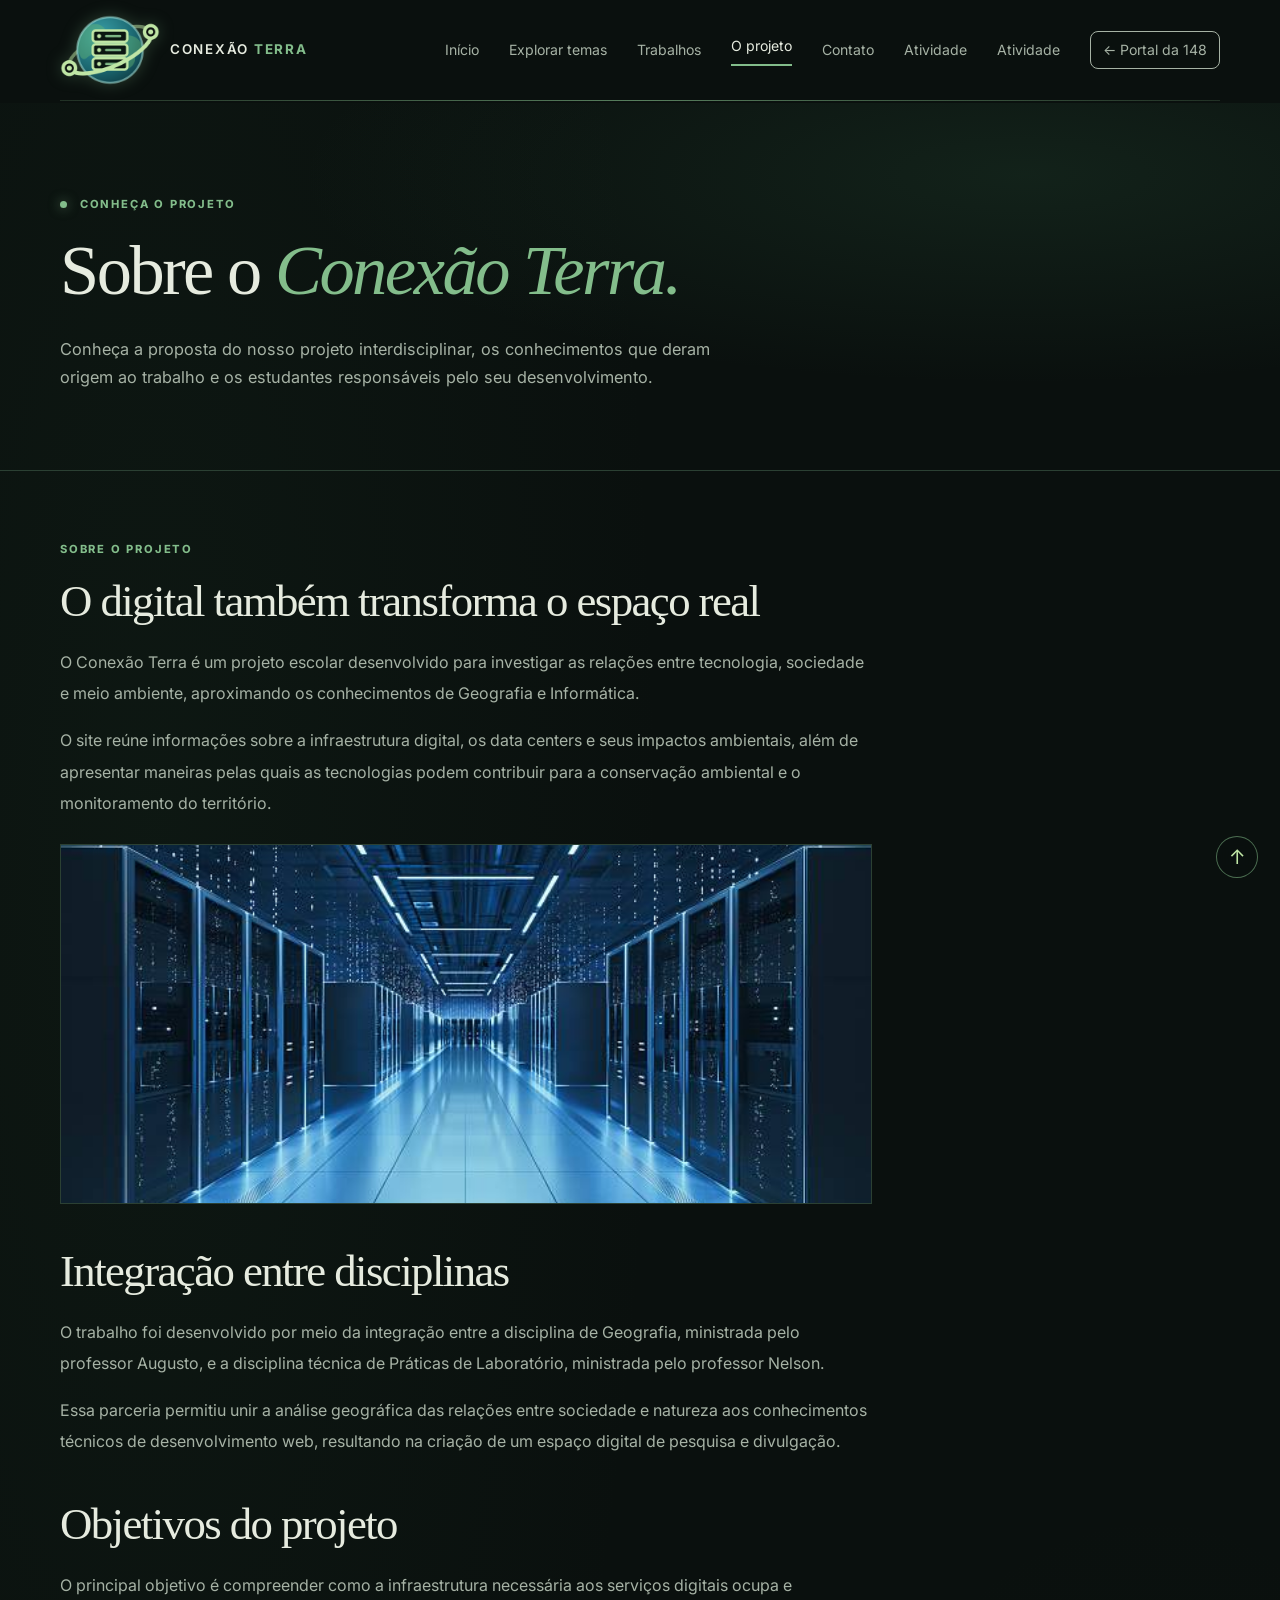
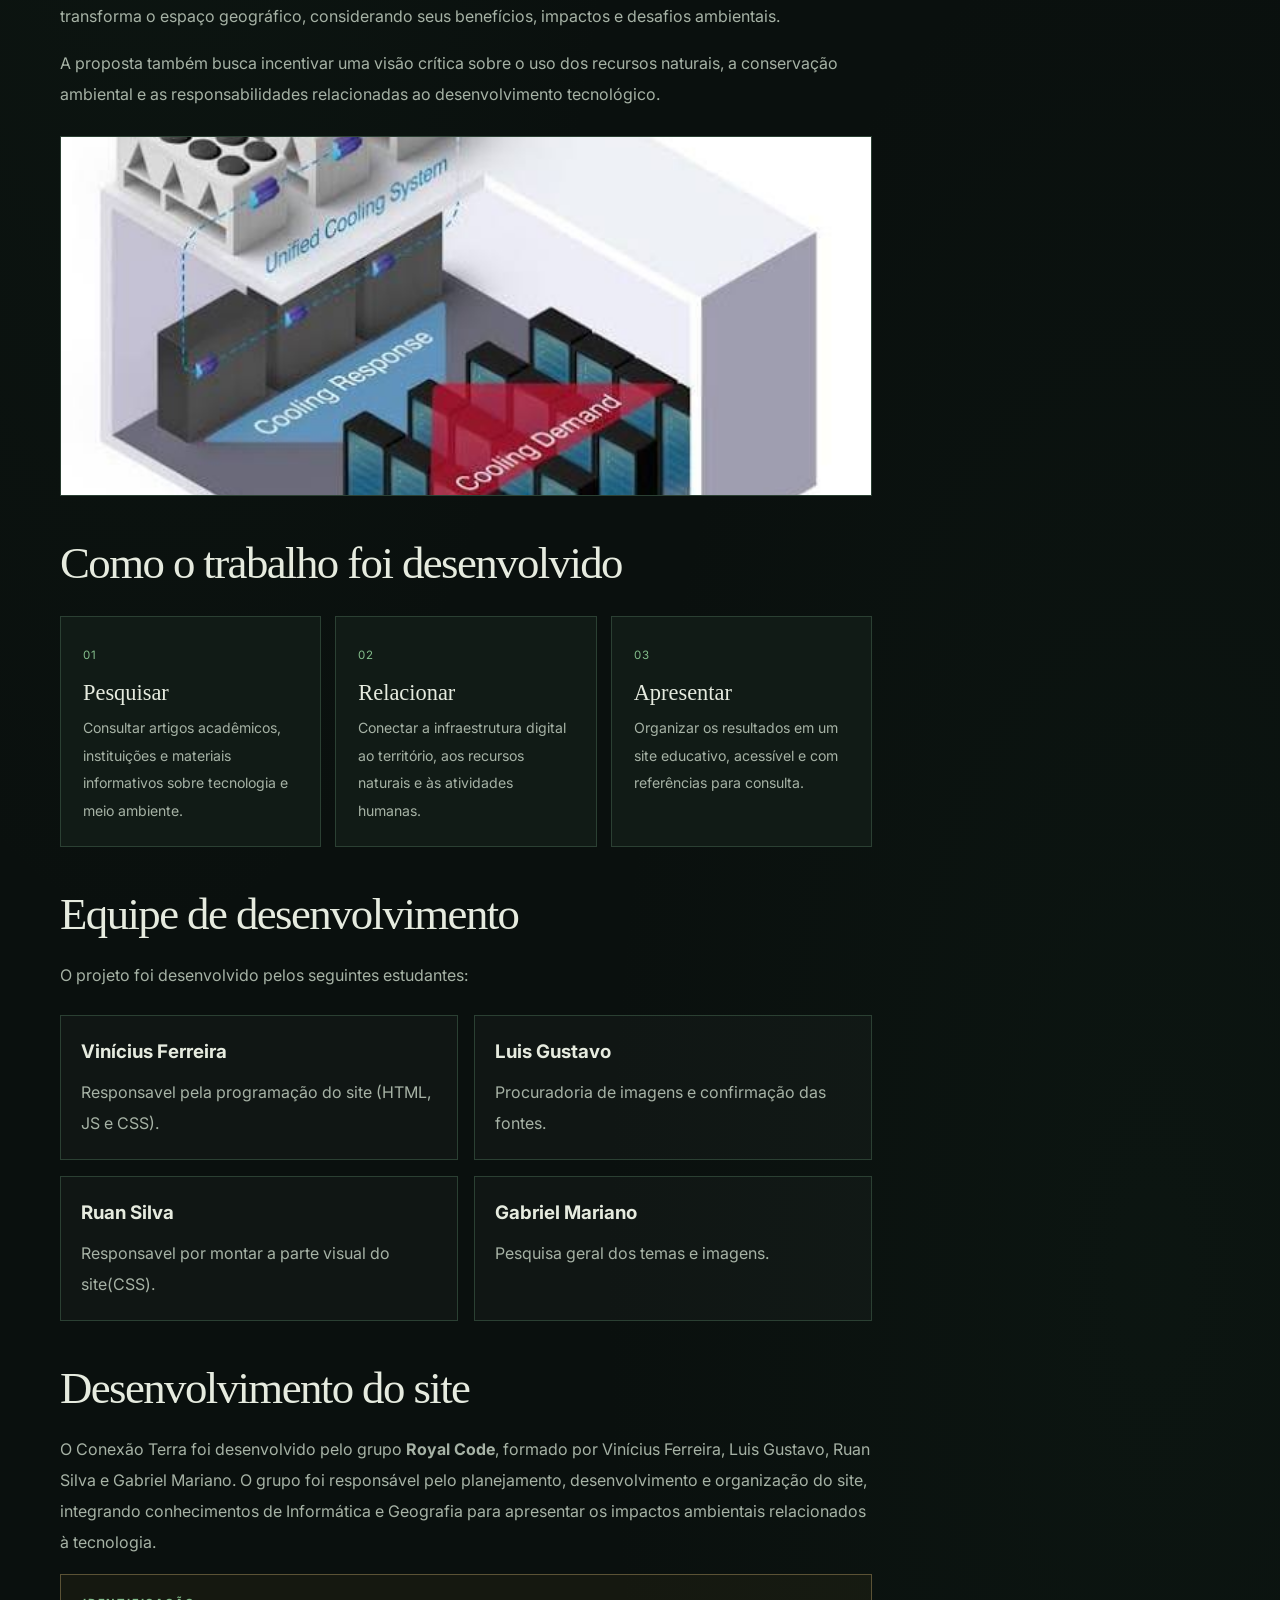
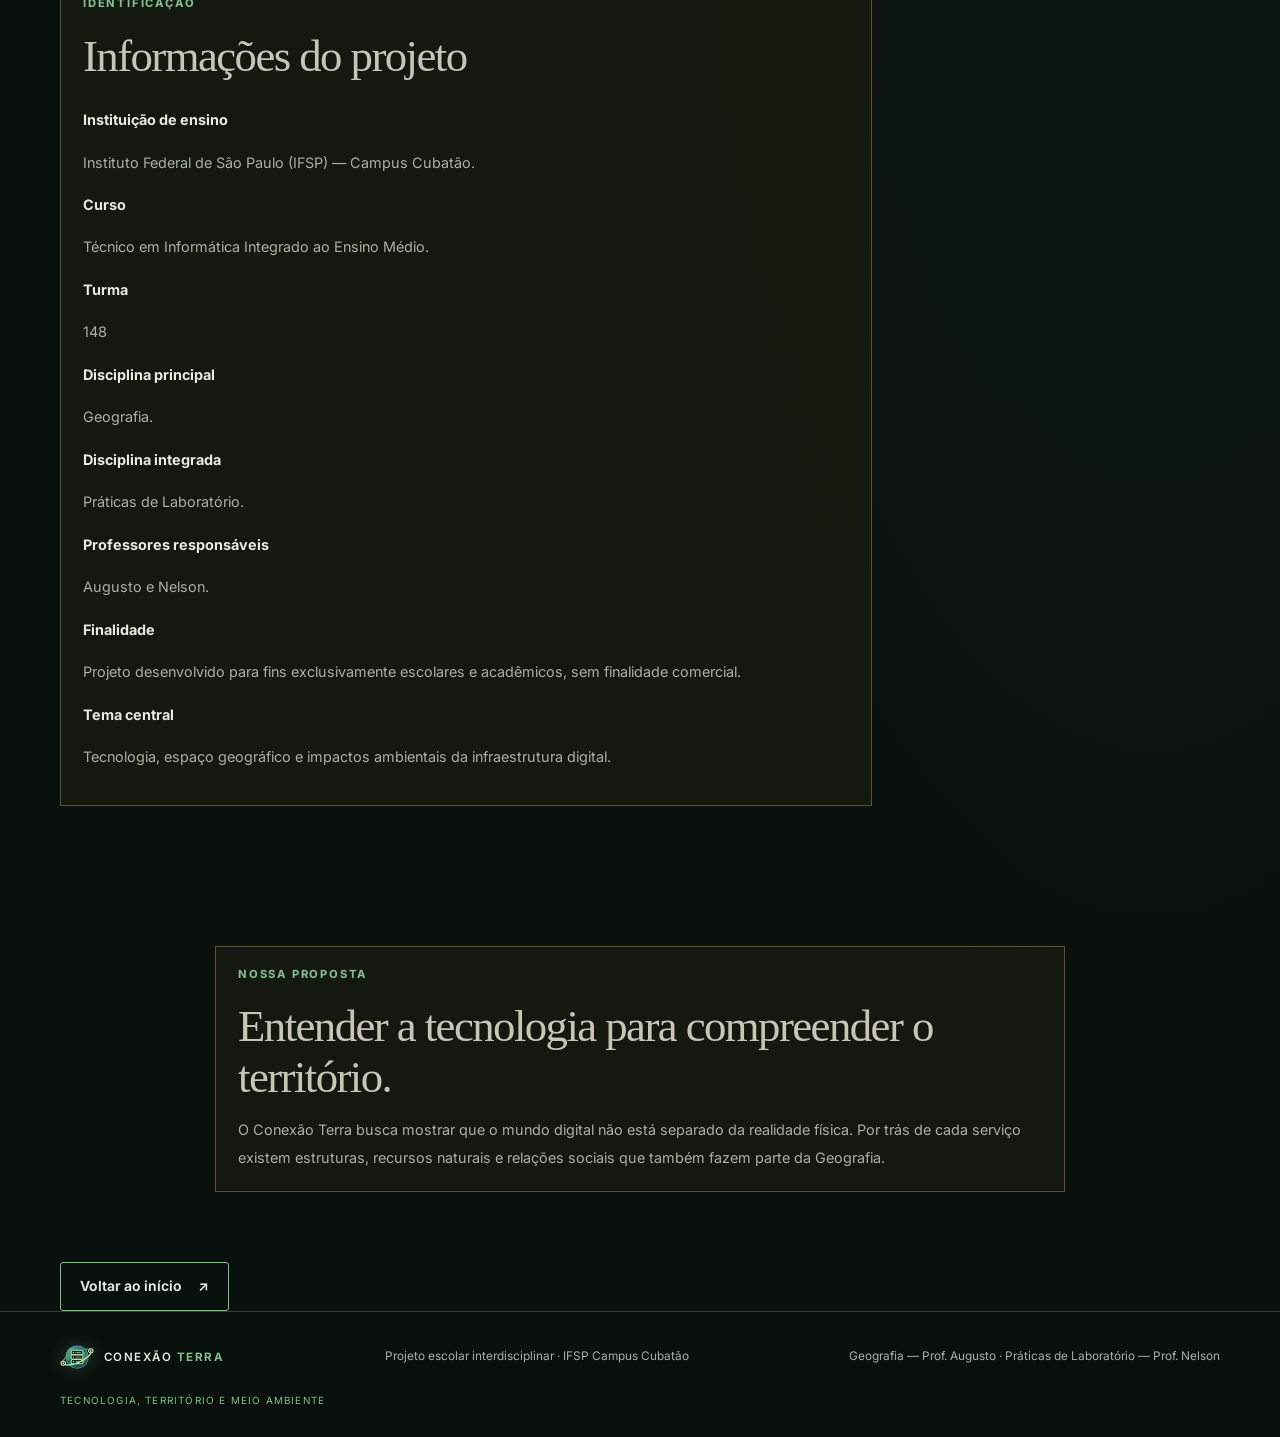
<file: sobre.html>
<!doctype html>
<html lang="pt-BR">
<head>
  <meta charset="UTF-8">
  <meta name="viewport" content="width=device-width, initial-scale=1.0">
  <meta name="description" content="Conheça o projeto Conexão Terra, sua proposta interdisciplinar, objetivos e equipe de desenvolvimento.">

  <title>O projeto | Conexão Terra</title>

    <link rel="preconnect" href="https://fonts.googleapis.com">
  <link rel="preconnect" href="https://fonts.gstatic.com" crossorigin>
  <link rel="stylesheet" href="https://fonts.googleapis.com/css2?family=Inter:wght@400;500;600;700&display=swap">
  <link rel="stylesheet" href="css/style.css">

  <script src="js/config.js" defer></script>
  <script src="js/menu.js" defer></script>
  <script src="js/script.js" defer></script>
  <link rel="icon" type="image/png" href="img/favicon.png">
</head>

<body data-page="sobre" id="topo-pagina">
  <a class="skip-link" href="#conteudo">Pular para o conteúdo</a>
  <header class="site-header" id="topo">
    <a class="logo" href="index.html">
      <span class="logo-mark">◈</span>
      <span>CONEXÃO <strong>TERRA</strong></span>
    </a>

    <button class="menu-toggle" type="button" aria-label="Abrir menu" aria-expanded="false" aria-controls="menu-principal">☰</button>

    <nav class="site-nav" id="menu-principal" aria-label="Navegação principal"></nav>
  </header>

  <main id="conteudo">
    <section class="page-hero">
      <p class="eyebrow"><span></span> CONHEÇA O PROJETO</p>

      <h1>
        Sobre o <em>Conexão Terra.</em>
      </h1>

      <p>
        Conheça a proposta do nosso projeto interdisciplinar,
        os conhecimentos que deram origem ao trabalho e os
        estudantes responsáveis pelo seu desenvolvimento.
      </p>
    </section>

    <section class="content-section">
      <div class="about-layout">

        <div class="about-main">
          <p class="eyebrow">SOBRE O PROJETO</p>
          <h2>O digital também transforma o espaço real</h2>

          <p>
            O Conexão Terra é um projeto escolar desenvolvido para
            investigar as relações entre tecnologia, sociedade e
            meio ambiente, aproximando os conhecimentos de Geografia
            e Informática.
          </p>

          <p>
            O site reúne informações sobre a infraestrutura digital,
            os data centers e seus impactos ambientais, além de
            apresentar maneiras pelas quais as tecnologias podem
            contribuir para a conservação ambiental e o monitoramento
            do território.
          </p>

          <img
            class="about-image"
            src="img/data-center.jpeg"
            alt="Estrutura de servidores em um data center"
            loading="lazy"
          >

          <h2>Integração entre disciplinas</h2>

          <p>
            O trabalho foi desenvolvido por meio da integração entre
            a disciplina de Geografia, ministrada pelo professor
            Augusto, e a disciplina técnica de Práticas de Laboratório,
            ministrada pelo professor Nelson.
          </p>

          <p>
            Essa parceria permitiu unir a análise geográfica das
            relações entre sociedade e natureza aos conhecimentos
            técnicos de desenvolvimento web, resultando na criação
            de um espaço digital de pesquisa e divulgação.
          </p>

          <h2>Objetivos do projeto</h2>

          <p>
            O principal objetivo é compreender como a infraestrutura
            necessária aos serviços digitais ocupa e transforma o
            espaço geográfico, considerando seus benefícios,
            impactos e desafios ambientais.
          </p>

          <p>
            A proposta também busca incentivar uma visão crítica
            sobre o uso dos recursos naturais, a conservação
            ambiental e as responsabilidades relacionadas ao
            desenvolvimento tecnológico.
          </p>

          <img
            class="about-image"
            src="img/resfriamento-diagrama.jpeg"
            alt="Diagrama ilustrativo de um sistema de resfriamento de data center"
            loading="lazy"
          >

          <h2>Como o trabalho foi desenvolvido</h2>

          <div class="method-grid">
            <article>
              <span>01</span>
              <h3>Pesquisar</h3>
              <p>
                Consultar artigos acadêmicos, instituições e
                materiais informativos sobre tecnologia e meio ambiente.
              </p>
            </article>

            <article>
              <span>02</span>
              <h3>Relacionar</h3>
              <p>
                Conectar a infraestrutura digital ao território,
                aos recursos naturais e às atividades humanas.
              </p>
            </article>

            <article>
              <span>03</span>
              <h3>Apresentar</h3>
              <p>
                Organizar os resultados em um site educativo,
                acessível e com referências para consulta.
              </p>
            </article>
          </div>

          <h2>Equipe de desenvolvimento</h2>

          <p>
            O projeto foi desenvolvido pelos seguintes estudantes:
          </p>

          <div class="about-grid">
            <div class="about-item">
              <h3>Vinícius Ferreira</h3>
              <p>Responsavel pela programação do site (HTML, JS e CSS).</p>
            </div>

            <div class="about-item">
              <h3>Luis Gustavo</h3>
              <p>Procuradoria de imagens e confirmação das fontes.</p>
            </div>

            <div class="about-item">
              <h3>Ruan Silva</h3>
              <p>Responsavel por montar a parte visual do site(CSS).</p>
            </div>

            <div class="about-item">
              <h3>Gabriel Mariano</h3>
              <p>Pesquisa geral dos temas e imagens.</p>
            </div>
          </div>

          <h2>Desenvolvimento do site</h2>

          <p>
            O Conexão Terra foi desenvolvido pelo grupo
            <strong>Royal Code</strong>, formado por Vinícius Ferreira,
            Luis Gustavo, Ruan Silva e Gabriel Mariano. O grupo foi
            responsável pelo planejamento, desenvolvimento e organização
            do site, integrando conhecimentos de Informática e Geografia
            para apresentar os impactos ambientais relacionados à tecnologia.
          </p>

        <aside class="about-sidebar notice">
          <p class="eyebrow">IDENTIFICAÇÃO</p>
          <h2>Informações do projeto</h2>

          <p><strong>Instituição de ensino</strong></p>
          <p>Instituto Federal de São Paulo (IFSP) — Campus Cubatão.</p>

          <p><strong>Curso</strong></p>
          <p>Técnico em Informática Integrado ao Ensino Médio.</p>

          <p><strong>Turma</strong></p>
          <p>148</p>

          <p><strong>Disciplina principal</strong></p>
          <p>Geografia.</p>

          <p><strong>Disciplina integrada</strong></p>
          <p>Práticas de Laboratório.</p>

          <p><strong>Professores responsáveis</strong></p>
          <p>Augusto e Nelson.</p>

          <p><strong>Finalidade</strong></p>
          <p>
            Projeto desenvolvido para fins exclusivamente
            escolares e acadêmicos, sem finalidade comercial.
          </p>

          <p><strong>Tema central</strong></p>
          <p>
            Tecnologia, espaço geográfico e impactos ambientais
            da infraestrutura digital.
          </p>
        </aside>

      </div>
    </section>

    <section class="content-section">
      <div class="closing-panel notice">
        <p class="eyebrow">NOSSA PROPOSTA</p>
        <h2>Entender a tecnologia para compreender o território.</h2>
        <p>
          O Conexão Terra busca mostrar que o mundo digital não
          está separado da realidade física. Por trás de cada
          serviço existem estruturas, recursos naturais e
          relações sociais que também fazem parte da Geografia.
        </p>
      </div>
    </section>

    <div class="section-wrap">
      <a class="button button-outline" href="index.html">
        Voltar ao início <span aria-hidden="true">↗</span>
      </a>
    </div>
  </main>

  <a class="back-to-top" href="#topo" aria-label="Voltar ao início">↑</a>

  <footer class="site-footer">
    <a class="logo footer-logo" href="index.html">
      <span class="logo-mark">◈</span>
      <span>CONEXÃO <strong>TERRA</strong></span>
    </a>

    <p>Projeto escolar interdisciplinar · IFSP Campus Cubatão</p>
    <p>Geografia — Prof. Augusto · Práticas de Laboratório — Prof. Nelson</p>

    <span class="footer-end">
      TECNOLOGIA, TERRITÓRIO E MEIO AMBIENTE
    </span>
  </footer>
</body>
</html>
</file>
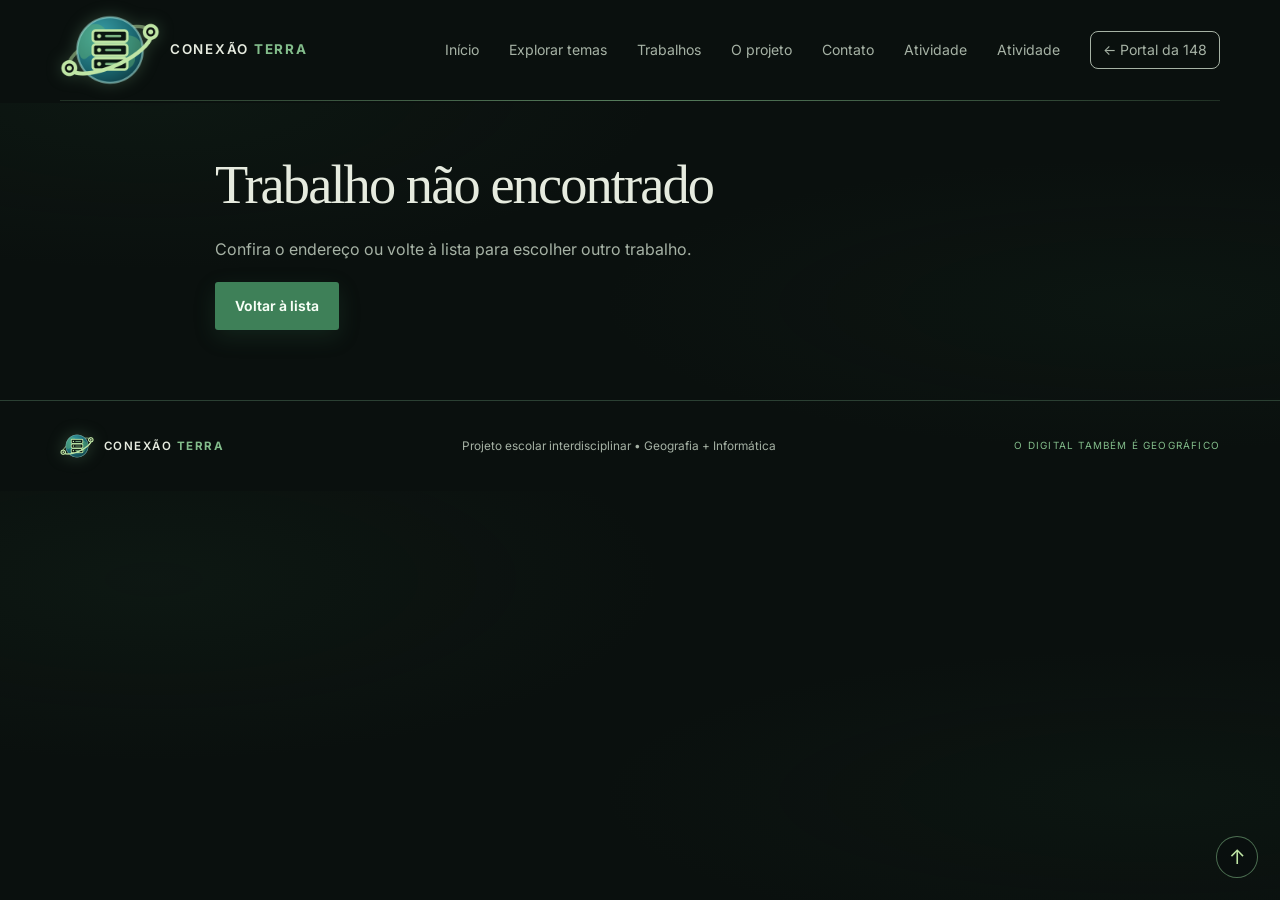
<file: trabalho.html>
<!doctype html>
<html lang="pt-BR">
<head>
  <meta charset="UTF-8">
  <meta name="viewport" content="width=device-width, initial-scale=1.0">
  <meta name="description" content="Página de detalhe de um trabalho de Geografia do Conexão Terra.">
  <title>Trabalho | Conexão Terra</title>
    <link rel="preconnect" href="https://fonts.googleapis.com">
  <link rel="preconnect" href="https://fonts.gstatic.com" crossorigin>
  <link rel="stylesheet" href="https://fonts.googleapis.com/css2?family=Inter:wght@400;500;600;700&display=swap">
  <link rel="stylesheet" href="css/style.css">
  <script src="js/config.js" defer></script>
  <script src="js/dados.js" defer></script>
  <script src="js/menu.js" defer></script>
  <script src="js/trabalhos.js" defer></script>
  <script src="js/script.js" defer></script>
  <link rel="icon" type="image/png" href="img/favicon.png">
</head>

<body data-page="trabalho" id="topo">
  <a class="skip-link" href="#conteudo">Pular para o conteúdo</a>
  <header class="site-header">
    <a class="logo" href="index.html">
      <span class="logo-mark">◈</span>
      <span>CONEXÃO <strong>TERRA</strong></span>
    </a>

    <button class="menu-toggle" type="button" aria-label="Abrir menu" aria-expanded="false" aria-controls="menu-principal">☰</button>

    <nav class="site-nav" id="menu-principal" aria-label="Navegação principal"></nav>
  </header>

  <main id="conteudo" class="inner-page">
    <article class="content-section narrow detail-page" data-no-reveal id="detalhe-trabalho" aria-live="polite">
      <p>Carregando trabalho…</p>
    </article>
  </main>

  <a class="back-to-top" href="#topo" aria-label="Voltar ao início">
    ↑
  </a>

  <!-- RODAPÉ -->
  <footer class="site-footer">
    <a class="logo footer-logo" href="index.html">
      <span class="logo-mark">◈</span>
      <span>CONEXÃO <strong>TERRA</strong></span>
    </a>

    <p>Projeto escolar interdisciplinar • Geografia + Informática</p>

    <span class="footer-end">O DIGITAL TAMBÉM É GEOGRÁFICO</span>
  </footer>
</body>
</html>
</file>
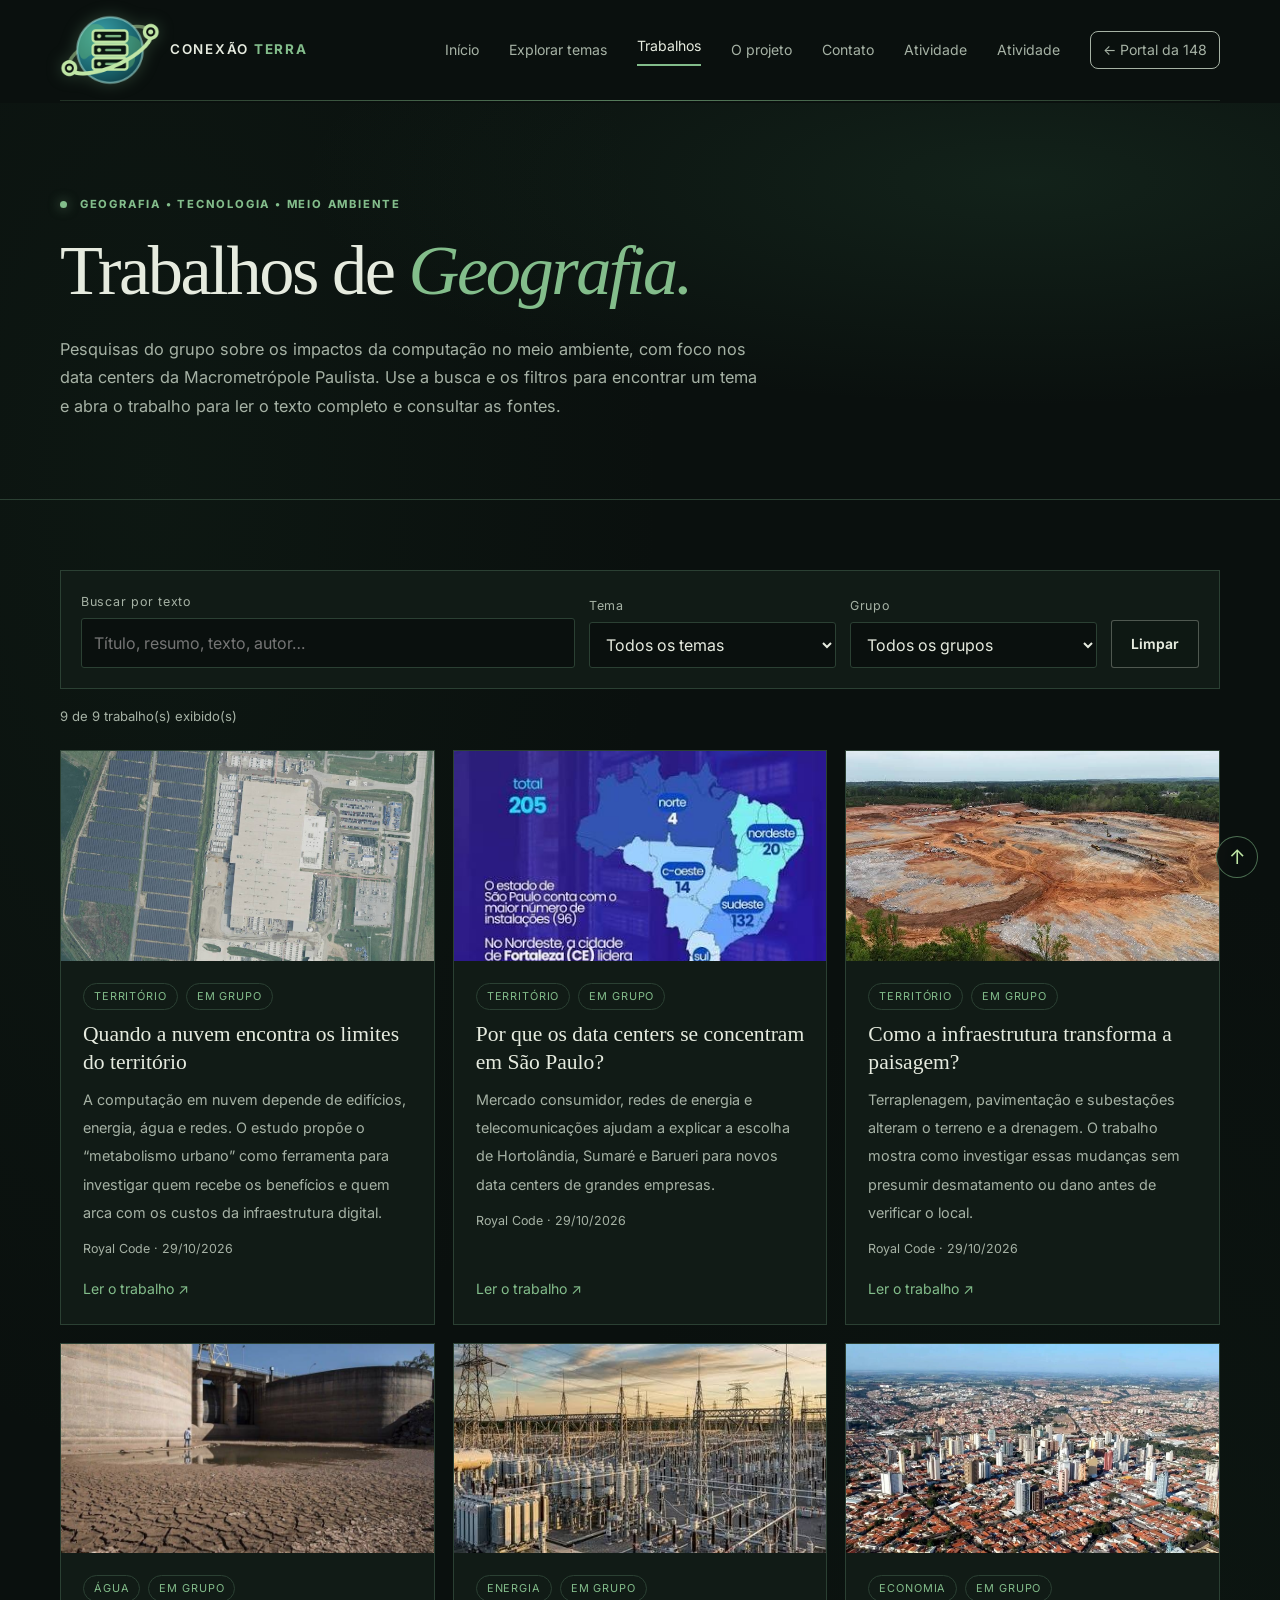
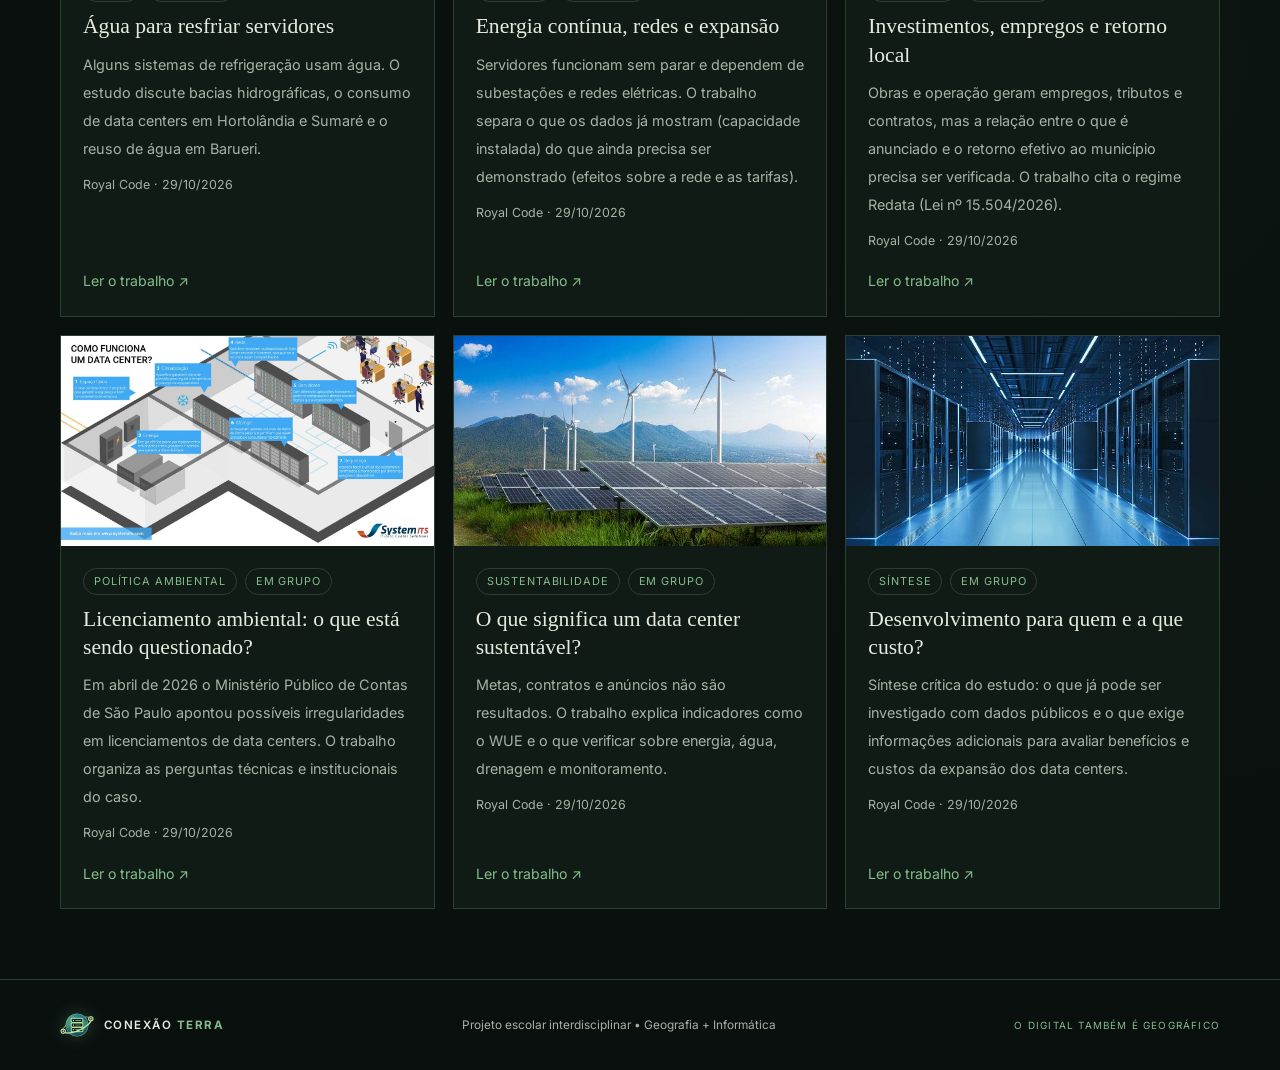
<file: trabalhos.html>
<!doctype html>
<html lang="pt-BR">
<head>
  <meta charset="UTF-8">
  <meta name="viewport" content="width=device-width, initial-scale=1.0">
  <meta name="description" content="Lista de pesquisas de Geografia sobre data centers e impactos ambientais, com busca e filtros por tema e grupo.">
  <title>Trabalhos | Conexão Terra</title>
    <link rel="preconnect" href="https://fonts.googleapis.com">
  <link rel="preconnect" href="https://fonts.gstatic.com" crossorigin>
  <link rel="stylesheet" href="https://fonts.googleapis.com/css2?family=Inter:wght@400;500;600;700&display=swap">
  <link rel="stylesheet" href="css/style.css">
  <script src="js/config.js" defer></script>
  <script src="js/dados.js" defer></script>
  <script src="js/menu.js" defer></script>
  <script src="js/trabalhos.js" defer></script>
  <script src="js/script.js" defer></script>
  <link rel="icon" type="image/png" href="img/favicon.png">
</head>

<body data-page="trabalhos" id="topo">
  <a class="skip-link" href="#conteudo">Pular para o conteúdo</a>
  <header class="site-header">
    <a class="logo" href="index.html">
      <span class="logo-mark">◈</span>
      <span>CONEXÃO <strong>TERRA</strong></span>
    </a>

    <button class="menu-toggle" type="button" aria-label="Abrir menu" aria-expanded="false" aria-controls="menu-principal">☰</button>

    <nav class="site-nav" id="menu-principal" aria-label="Navegação principal"></nav>
  </header>

  <main id="conteudo" class="inner-page">
    <section class="page-hero">
      <p class="eyebrow"><span></span> GEOGRAFIA • TECNOLOGIA • MEIO AMBIENTE</p>
      <h1>Trabalhos de <em>Geografia.</em></h1>
      <p>
        Pesquisas do grupo sobre os impactos da computação no meio ambiente,
        com foco nos data centers da Macrometrópole Paulista. Use a busca e os
        filtros para encontrar um tema e abra o trabalho para ler o texto completo
        e consultar as fontes.
      </p>
    </section>

    <section class="content-section" aria-labelledby="titulo-lista" data-no-reveal>
      <h2 id="titulo-lista" class="visually-hidden">Lista de trabalhos</h2>

      <form class="filters" role="search" aria-label="Buscar e filtrar trabalhos">
        <div class="filter-field filter-search">
          <label for="busca-trabalhos">Buscar por texto</label>
          <input type="search" id="busca-trabalhos" placeholder="Título, resumo, texto, autor…" autocomplete="off">
        </div>
        <div class="filter-field">
          <label for="filtro-tema">Tema</label>
          <select id="filtro-tema"></select>
        </div>
        <div class="filter-field">
          <label for="filtro-grupo">Grupo</label>
          <select id="filtro-grupo"></select>
        </div>
        <button type="button" id="limpar-filtros" class="button button-quiet">Limpar</button>
      </form>

      <p id="contador-trabalhos" class="small-note" role="status" aria-live="polite"></p>

      <div id="lista-trabalhos" class="work-grid"></div>

      <p id="mensagem-vazia" class="notice" hidden>
        Nenhum trabalho encontrado. Tente outra palavra ou clique em “Limpar”.
      </p>
    </section>
  </main>

  <a class="back-to-top" href="#topo" aria-label="Voltar ao início">
    ↑
  </a>

  <!-- RODAPÉ -->
  <footer class="site-footer">
    <a class="logo footer-logo" href="index.html">
      <span class="logo-mark">◈</span>
      <span>CONEXÃO <strong>TERRA</strong></span>
    </a>

    <p>Projeto escolar interdisciplinar • Geografia + Informática</p>

    <span class="footer-end">O DIGITAL TAMBÉM É GEOGRÁFICO</span>
  </footer>
</body>
</html>
</file>
<file: css/style.css>
@charset "UTF-8";

:root {
  --bg: #0a100e;
  --surface: #111b16;
  --surface-2: #18261e;
  --text: #e6ebdf;
  --muted: #a6b2a5;
  --primary: #83bd8b;
  --primary-strong: #3e8058;
  --line: #2b4033;
  --width: 1160px;
  --sans: Inter, "Segoe UI", Arial, sans-serif;
  --serif: Georgia, "Times New Roman", serif;
}
* { box-sizing: border-box; }
html { scroll-behavior: smooth; scroll-padding-top: 90px; }
body { margin: 0; color: var(--text); background: var(--bg); font-family: var(--sans); line-height: 1.75; }
a { color: inherit; text-decoration: none; }
button { font: inherit; }
::selection { background: var(--primary-strong); color: #fff; }
.site-header { width: min(var(--width), calc(100% - 64px)); min-height: 82px; margin: 0 auto; display: flex; align-items: center; justify-content: space-between; gap: 28px; border-bottom: 1px solid rgba(131,189,139,.19); }
.logo { display: inline-flex; align-items: center; gap: 10px; font-size: .84rem; letter-spacing: .13em; font-weight: 600; white-space: nowrap; }
.logo strong { color: var(--primary); }
.logo-mark { color: var(--primary); font-size: 1.7rem; line-height: 1; }
.site-nav { display: flex; align-items: center; gap: 30px; }
.site-nav a { color: var(--muted); font-size: .88rem; transition: color .2s ease; }
.site-nav a:hover, .site-nav a.active { color: var(--text); }
.site-nav a.active::after { content: ""; display: block; height: 2px; background: var(--primary); margin-top: 5px; }
.menu-toggle { display: none; border: 1px solid var(--line); background: var(--surface); color: var(--text); border-radius: 8px; padding: 7px 11px; cursor: pointer; }
.hero { min-height: 590px; position: relative; display: flex; align-items: center; overflow: hidden; background: linear-gradient(90deg,rgba(6,13,10,.97) 0%,rgba(6,13,10,.88) 42%,rgba(6,13,10,.3) 100%),linear-gradient(0deg,rgba(6,13,10,.6),transparent),url("../img/data-center-aereo.jpeg") center/cover,#14241a; border-bottom: 1px solid var(--line); }
.hero-content { width: min(var(--width),calc(100% - 64px)); margin: 0 auto; padding: 88px 0 104px; position: relative; z-index: 1; }
.eyebrow { color: var(--primary); font-size: .7rem; font-weight: 750; letter-spacing: .16em; line-height: 1.55; margin: 0 0 18px; }
.eyebrow span { display: inline-block; width: 7px; height: 7px; margin-right: 8px; border-radius: 50%; background: var(--primary); box-shadow: 0 0 12px rgba(131,189,139,.6); }
h1,h2,h3,p { margin-top: 0; }
h1,h2 { font-family: var(--serif); font-weight: 400; letter-spacing: -.035em; line-height: 1.13; }
h1 { max-width: 830px; margin-bottom: 24px; font-size: clamp(3rem,6.4vw,5.55rem); }
h1 em,h2 em { color: var(--primary); font-weight: 400; }
.hero-description { max-width: 625px; color: #c1ccbf; font-size: 1.04rem; line-height: 1.9; }
.hero-actions { display: flex; align-items: center; flex-wrap: wrap; gap: 14px; margin-top: 32px; }
.button { display: inline-flex; align-items: center; justify-content: center; gap: 16px; min-height: 48px; padding: 11px 19px; border: 1px solid transparent; border-radius: 3px; font-size: .87rem; font-weight: 650; transition: transform .2s ease,background .2s ease,border-color .2s ease; }
.button:hover { transform: translateY(-2px); }
.button-primary { color: #f8fff7; background: var(--primary-strong); }
.button-primary:hover { background: #4d9568; }
.button-quiet { color: var(--text); border-color: rgba(230,235,223,.3); background: rgba(10,16,14,.25); }
.button-outline { color: var(--text); border-color: var(--primary); }
.button-outline:hover { background: rgba(131,189,139,.1); }
.hero-caption { position: absolute; right: max(32px,calc((100vw - var(--width))/2)); bottom: 42px; display: flex; align-items: center; gap: 12px; color: #d8e3d2; font-size: .65rem; letter-spacing: .14em; line-height: 1.8; }
.caption-rule { width: 32px; height: 1px; background: var(--primary); }
.section-wrap { width: min(var(--width),calc(100% - 64px)); margin-left: auto; margin-right: auto; }
.intro { display: grid; grid-template-columns: 1fr 1fr; gap: 70px; align-items: center; padding-top: 100px; padding-bottom: 95px; }
.intro h2,.section-heading h2,.callout h2 { margin-bottom: 0; font-size: clamp(2.1rem,4vw,3.15rem); }
.intro-copy p { color: var(--muted); margin-bottom: 14px; line-height: 1.95; }
.intro-copy p:last-child { margin-bottom: 0; }
.section-heading { display: flex; align-items: end; justify-content: space-between; gap: 25px; margin-bottom: 30px; }
.heading-note { max-width: 320px; margin-bottom: 3px; color: var(--muted); font-size: .88rem; }
.contrast-grid { display: grid; grid-template-columns: 1fr 1fr; gap: 16px; margin-bottom: 100px; }
.contrast-card { padding: 29px 30px; border: 1px solid var(--line); background: var(--surface); }
.contrast-card.positive { background: linear-gradient(135deg,rgba(62,128,88,.15),transparent 75%),var(--surface); }
.contrast-card.negative { background: linear-gradient(135deg,rgba(156,126,70,.1),transparent 75%),var(--surface); }
.contrast-top { display: flex; justify-content: space-between; align-items: center; margin-bottom: 22px; }
.contrast-symbol { display: grid; place-items: center; width: 34px; height: 34px; color: var(--primary); border: 1px solid var(--line); border-radius: 50%; font-size: 1.3rem; }
.tag { color: var(--muted); font-size: .63rem; letter-spacing: .15em; }
.contrast-card h3 { font: 400 1.7rem/1.25 var(--serif); margin-bottom: 18px; }
.contrast-card ul,.case-study ul { margin: 0; padding-left: 20px; color: var(--muted); }
.contrast-card li,.case-study li { padding: 4px 0 4px 3px; }
li::marker { color: var(--primary); }
.featured { display: grid; grid-template-columns: 1fr 1fr; gap: 58px; align-items: center; padding-top: 12px; padding-bottom: 100px; }
.featured-image { min-height: 390px; border: 1px solid var(--line); background: linear-gradient(0deg,rgba(7,14,10,.25),rgba(7,14,10,.05)),url("../img/data-center.jpeg") center/cover,#17271d; }
.featured-copy h2 { margin-bottom: 22px; font-size: clamp(2.4rem,4.2vw,3.5rem); }
.featured-copy p:not(.eyebrow) { color: var(--muted); line-height: 1.95; }
.text-link { display: inline-block; margin-top: 10px; color: var(--primary); font-size: .88rem; }
.text-link:hover { color: var(--text); }
.topics { padding-bottom: 100px; }
.topic-grid { display: grid; grid-template-columns: repeat(3,1fr); gap: 16px; }
.topic-card { position: relative; display: flex; min-height: 280px; flex-direction: column; padding: 25px; background: linear-gradient(145deg,rgba(24,38,30,.96),rgba(15,24,19,.96)); border: 1px solid var(--line); transition: border-color .2s ease,transform .2s ease; }
.topic-card:hover { transform: translateY(-4px); border-color: var(--primary); }
.topic-number { color: var(--muted); font-size: .65rem; letter-spacing: .12em; }
.topic-icon { margin: 27px 0 13px; color: var(--primary); font-size: 2rem; }
.topic-card h3 { margin-bottom: 8px; font: 400 1.48rem/1.25 var(--serif); }
.topic-card p { max-width: 290px; margin-bottom: 16px; color: var(--muted); font-size: .88rem; }
.card-arrow { position: absolute; right: 23px; bottom: 21px; color: var(--primary); }
.callout { display: flex; align-items: center; justify-content: space-between; gap: 30px; margin-bottom: 100px; padding: 42px 46px; border: 1px solid var(--line); background: radial-gradient(ellipse at 10% 0%,rgba(62,128,88,.17),transparent 65%),var(--surface); }
.callout h2 { font-size: clamp(1.8rem,3.3vw,2.6rem); }
.callout p:not(.eyebrow) { margin: 12px 0 0; color: var(--muted); }
.callout .eyebrow { margin-bottom: 12px; }
.site-footer { display: flex; align-items: center; justify-content: space-between; flex-wrap: wrap; gap: 18px 30px; padding: 28px max(32px,calc((100vw - var(--width))/2)); border-top: 1px solid var(--line); color: var(--muted); font-size: .74rem; }
.site-footer p { margin: 0; }
.footer-logo { color: var(--text); font-size: .72rem; }
.footer-logo .logo-mark { font-size: 1.35rem; }
.footer-end { color: var(--primary); font-size: .62rem; letter-spacing: .12em; }
.page-hero { padding: 95px max(32px,calc((100vw - var(--width))/2)) 78px; background: radial-gradient(ellipse at 80% 20%,rgba(62,128,88,.16),transparent 50%); border-bottom: 1px solid var(--line); }
.page-hero h1 { font-size: clamp(2.8rem,5.5vw,4.8rem); }
.page-hero>p:last-child { max-width: 700px; margin-bottom: 0; color: var(--muted); font-size: 1.02rem; }
.content-section { width: min(var(--width),calc(100% - 64px)); margin: 0 auto; padding-top: 70px; padding-bottom: 70px; }
.content-section.narrow { max-width: 850px; }
.content-section h2 { margin-bottom: 20px; font-size: clamp(2rem,3.5vw,2.8rem); }
.content-section p:not(.eyebrow):not(.small-note) { color: var(--muted); line-height: 1.95; }
.info-list { margin-top: 28px; border-top: 1px solid var(--line); }
.info-list div { display: flex; justify-content: space-between; gap: 20px; padding: 16px 0; border-bottom: 1px solid var(--line); }
.info-list span { color: var(--muted); }
.info-list strong { text-align: right; font-weight: 550; }
.small-note { color: var(--muted); font-size: .82rem; }
.method-grid { display: grid; grid-template-columns: repeat(3,1fr); gap: 14px; margin-top: 28px; }
.method-grid article,.future-grid article { padding: 22px; border: 1px solid var(--line); background: var(--surface); }
.method-grid article>span,.future-number { color: var(--primary); font-size: .72rem; letter-spacing: .1em; }
.method-grid h3,.future-grid h3 { margin: 13px 0 8px; font: 400 1.4rem var(--serif); }
.method-grid p,.future-grid p { margin-bottom: 0; color: var(--muted); font-size: .88rem; }
.topic-detail { display: grid; grid-template-columns: 90px 1fr; gap: 28px; border-bottom: 1px solid var(--line); }
.detail-number { color: var(--primary); font: 400 3.4rem var(--serif); }
.topic-detail h2 { max-width: 760px; }
.topic-detail ul { padding-left: 20px; color: var(--muted); }
.question-box { margin-top: 24px; padding: 20px 23px; border-left: 2px solid var(--primary-strong); background: var(--surface); }
.question-box>strong { color: var(--text); font-size: .9rem; }
.question-box ul { margin-bottom: 0; }
.case-study { max-width: 1000px; }
.case-label { display: flex; justify-content: space-between; padding-bottom: 12px; margin-bottom: 32px; border-bottom: 1px solid var(--line); color: var(--primary); font-size: .67rem; letter-spacing: .15em; }
.case-study h2 { font-size: clamp(2.1rem,4vw,3.1rem); }
.case-columns { display: grid; grid-template-columns: 1fr 1fr; gap: 18px; margin: 30px 0; }
.case-columns>div { padding: 23px; border: 1px solid var(--line); background: var(--surface); }
.case-columns h3 { font: 400 1.35rem var(--serif); }
.notice { padding: 19px 22px; border: 1px solid #5b5235; background: rgba(125,101,47,.1); color: #c7c5b5; font-size: .9rem; }
.notice strong { color: var(--text); }
.future-grid { display: grid; grid-template-columns: repeat(3,1fr); gap: 15px; margin-top: 25px; }
.status { display: inline-block; margin-top: 18px; color: var(--primary); font-size: .68rem; letter-spacing: .06em; }
@media(max-width:760px) {
  .site-header { width: calc(100% - 36px); min-height: 72px; flex-wrap: wrap; gap: 0; }
  .logo { font-size: .7rem; }
  .menu-toggle { display: block; }
  .site-nav { display: none; width: 100%; flex-direction: column; align-items: stretch; gap: 0; padding: 6px 0 16px; }
  .site-nav.open { display: flex; }
  .site-nav a { padding: 10px 0; }
  .site-nav a.active::after { display: none; }
  .hero { min-height: 610px; background-position: center,center,60% center; }
  .hero-content,.section-wrap { width: calc(100% - 36px); }
  .hero-content { padding: 70px 0 120px; }
  h1 { font-size: clamp(2.7rem,11.5vw,4.4rem); }
  .hero-description { font-size: .96rem; }
  .hero-caption { right: 18px; bottom: 23px; }
  .intro { grid-template-columns: 1fr; gap: 22px; padding-top: 70px; padding-bottom: 70px; }
  .section-heading { align-items: flex-start; flex-direction: column; }
  .contrast-grid,.featured,.case-columns { grid-template-columns: 1fr; }
  .contrast-grid { margin-bottom: 70px; }
  .featured { gap: 28px; padding-bottom: 70px; }
  .featured-image { min-height: 280px; }
  .topic-grid,.method-grid,.future-grid { grid-template-columns: 1fr; }
  .topic-card { min-height: 235px; }
  .callout { align-items: flex-start; flex-direction: column; margin-bottom: 70px; padding: 28px 23px; }
  .site-footer { align-items: flex-start; flex-direction: column; padding: 25px 18px; }
  .page-hero { padding: 68px 18px 54px; }
  .content-section { width: calc(100% - 36px); padding-top: 48px; padding-bottom: 48px; }
  .topic-detail { grid-template-columns: 1fr; gap: 8px; }
  .detail-number { font-size: 2.25rem; }
  .info-list div { flex-direction: column; gap: 4px; }
  .info-list strong { text-align: left; }
}
@media(prefers-reduced-motion:reduce) {
  html { scroll-behavior: auto; }
  *,*::before,*::after { transition-duration: .01ms !important; animation-duration: .01ms !important; }
}


/* IMAGENS REAIS DO PROJETO */
.featured-image {
  background-image: linear-gradient(0deg,rgba(7,14,10,.25),rgba(7,14,10,.05)),url("../img/data-center.jpeg");
  background-position: center;
  background-size: cover;
}
.topic-image {
  margin: 28px 0;
  overflow: hidden;
  border: 1px solid var(--line);
  background: var(--surface);
}
.topic-image img {
  display: block;
  width: 100%;
  max-height: 340px;
  object-fit: cover;
}
.topic-image figcaption {
  padding: 9px 12px;
  color: var(--muted);
  font-size: .76rem;
  line-height: 1.5;
}
.case-image {
  display: block;
  width: 100%;
  max-height: 420px;
  object-fit: cover;
  margin: 28px 0;
  border: 1px solid var(--line);
}
.about-image {
  display: block;
  width: 100%;
  max-height: 360px;
  object-fit: cover;
  margin: 25px 0;
  border: 1px solid var(--line);
}
@media (max-width: 700px) {
  .topic-image img { max-height: 250px; }
  .case-image, .about-image { max-height: 270px; }
}

.future-card-image {
  display: block;
  width: 100%;
  height: 150px;
  object-fit: cover;
  margin-bottom: 18px;
  border: 1px solid var(--line);
}


/* =========================================================
   CAMADA CRIATIVA — movimento, profundidade e microinterações
   ========================================================= */
:root { --lime: #c0e6a6; --glow: rgba(131,189,139,.28); }
body { background-image: radial-gradient(ellipse at 12% 18%, rgba(43,88,57,.10), transparent 32%), radial-gradient(ellipse at 90% 62%, rgba(32,75,49,.09), transparent 34%); }
.site-header {
  position: sticky;
  top: 0;
  z-index: 20;
  background: var(--bg);
  box-shadow: 0 0 0 100vmax var(--bg);
  clip-path: inset(0 -100vmax -2px -100vmax);
}
.site-header::before { content:""; position:absolute; left:0; right:0; bottom:-1px; height:1px; background:linear-gradient(90deg,transparent,var(--primary),transparent); opacity:.55; }
.logo-mark { text-shadow:0 0 22px var(--glow); transition:transform .35s ease; }
.logo:hover .logo-mark { transform:rotate(45deg) scale(1.08); }
.site-nav a { position:relative; }
.site-nav a:not(.active)::after { content:""; position:absolute; left:0; bottom:-7px; height:1px; width:0; background:var(--primary); transition:width .25s ease; }
.site-nav a:hover::after { width:100%; }
.hero { isolation:isolate; background-position:center; }
.hero::before { content:""; position:absolute; inset:0; z-index:0; pointer-events:none; background:linear-gradient(115deg,transparent 15%,rgba(131,189,139,.08) 48%,transparent 75%); background-size:220% 100%; animation:hero-sheen 12s ease-in-out infinite; }
.hero::after { content:""; position:absolute; inset:0; z-index:0; pointer-events:none; opacity:.14; background-image:linear-gradient(rgba(184,226,177,.16) 1px,transparent 1px),linear-gradient(90deg,rgba(184,226,177,.16) 1px,transparent 1px); background-size:52px 52px; mask-image:linear-gradient(90deg,transparent,#000 55%,transparent); }
.hero-content { z-index:2; }
.hero h1 { text-shadow:0 4px 34px rgba(0,0,0,.24); animation:hero-enter .8s both; }
.hero-description { animation:hero-enter .8s .12s both; }
.hero-actions { animation:hero-enter .8s .2s both; }
.hero-orbit { position:absolute; z-index:1; pointer-events:none; border:1px solid rgba(173,222,164,.25); border-radius:50%; width:440px; height:440px; right:-120px; top:50%; transform:translateY(-50%) rotate(-26deg); }
.orbit-one::before,.orbit-two::before { content:""; position:absolute; width:7px; height:7px; border-radius:50%; background:var(--lime); box-shadow:0 0 18px var(--primary); top:17%; left:25%; }
.orbit-two { width:560px; height:270px; right:-160px; transform:translateY(-50%) rotate(34deg); border-color:rgba(173,222,164,.16); }
.orbit-two::before { top:auto; left:auto; bottom:18%; right:23%; }
.scroll-cue { position:absolute; z-index:3; left:max(32px,calc((100vw - var(--width))/2)); bottom:28px; display:flex; align-items:center; gap:11px; color:#d6e3d0; font-size:.59rem; letter-spacing:.16em; }
.scroll-cue span { display:block; width:22px; height:34px; border:1px solid rgba(220,241,213,.65); border-radius:12px; position:relative; }
.scroll-cue span::after { content:""; position:absolute; top:6px; left:9px; width:2px; height:6px; border-radius:2px; background:var(--lime); animation:scroll-dot 1.7s ease-in-out infinite; }
.intro { position:relative; }
.intro::before { content:"01"; position:absolute; right:0; top:28px; color:rgba(131,189,139,.09); font:italic clamp(5rem,13vw,11rem)/1 Georgia,serif; pointer-events:none; }
.intro h2 em,.field-note-heading h2 em { text-decoration:underline; text-decoration-color:rgba(131,189,139,.35); text-decoration-thickness:2px; text-underline-offset:8px; }
.contrast-card { position:relative; overflow:hidden; transition:transform .3s ease,border-color .3s ease,box-shadow .3s ease; }
.contrast-card::after { content:""; position:absolute; width:180px; height:180px; right:-100px; bottom:-100px; border:1px solid rgba(131,189,139,.2); border-radius:50%; box-shadow:0 0 0 20px rgba(131,189,139,.025),0 0 0 40px rgba(131,189,139,.02); transition:transform .4s ease; }
.contrast-card:hover { transform:translateY(-5px); border-color:rgba(131,189,139,.65); box-shadow:0 16px 40px rgba(0,0,0,.14); }
.contrast-card:hover::after { transform:scale(1.18); }
.contrast-card.negative .contrast-symbol { color:#d7c28c; }
.featured-image { position:relative; overflow:hidden; transition:border-color .3s ease; }
.featured-image::after { content:"INFRAESTRUTURA • TERRITÓRIO • RECURSOS"; position:absolute; left:16px; bottom:16px; padding:8px 10px; border:1px solid rgba(230,235,223,.25); background:rgba(6,13,10,.76); color:#e6ebdf; font-size:.58rem; letter-spacing:.13em; backdrop-filter:blur(8px); }
.featured-image:hover { border-color:var(--primary); }
.featured-image { background-position:center; }
.topic-card-image { min-height:370px; isolation:isolate; overflow:hidden; background:#15231a; }
.topic-card-image > img { position:absolute; inset:0; z-index:-2; width:100%; height:100%; object-fit:cover; transition:transform .65s cubic-bezier(.2,.7,.2,1),filter .5s ease; filter:saturate(.72) brightness(.72); }
.topic-shade { position:absolute; inset:0; z-index:-1; background:linear-gradient(180deg,rgba(5,12,8,.1) 0%,rgba(5,12,8,.5) 42%,rgba(5,12,8,.97) 100%); }
.topic-card-image .topic-number { color:#d8e8d2; }
.topic-card-image .topic-icon { text-shadow:0 0 18px var(--glow); }
.topic-card-image h3 { max-width:290px; font-size:1.7rem; }
.topic-card-image p { color:#c3d0c0; }
.topic-card-image .card-arrow { display:grid; place-items:center; width:34px; height:34px; border:1px solid rgba(220,241,213,.45); border-radius:50%; transition:transform .25s ease,background .25s ease; }
.topic-card-image:hover > img { transform:scale(1.07); filter:saturate(.95) brightness(.82); }
.topic-card-image:hover .card-arrow { transform:rotate(45deg); background:rgba(131,189,139,.2); }
.field-notes { display:grid; grid-template-columns:1.2fr repeat(3,1fr); gap:14px; align-items:stretch; padding:8px 0 100px; }
.field-note-heading { padding:15px 18px 15px 0; }
.field-note-heading h2 { font-size:clamp(1.7rem,2.6vw,2.35rem); }
.field-note { position:relative; min-height:210px; padding:20px; display:flex; flex-direction:column; border:1px solid var(--line); background:linear-gradient(145deg,rgba(131,189,139,.07),transparent 60%),var(--surface); transition:transform .25s ease,border-color .25s ease; }
.field-note:hover { transform:translateY(-4px); border-color:var(--primary); }
.field-note-index { color:var(--primary); font-size:.62rem; letter-spacing:.12em; }
.field-note-symbol { margin:20px 0 13px; color:var(--lime); font:2.2rem Georgia,serif; }
.field-note p { margin:0; color:var(--muted); font-size:.84rem; line-height:1.7; }
.callout { position:relative; overflow:hidden; }
.callout::after { content:"◈"; position:absolute; right:30%; top:-90px; color:rgba(131,189,139,.045); font-size:18rem; pointer-events:none; transform:rotate(-15deg); }
.callout > * { position:relative; z-index:1; }
.button-primary { box-shadow:0 7px 22px rgba(62,128,88,.18); }
.button-primary:hover { box-shadow:0 10px 28px rgba(62,128,88,.3); }
.back-to-top { position:fixed; z-index:15; right:22px; bottom:22px; display:grid; place-items:center; width:42px; height:42px; border:1px solid rgba(131,189,139,.55); border-radius:50%; color:var(--lime); background:rgba(10,16,14,.86); backdrop-filter:blur(8px); font-size:1.25rem; transition:transform .2s ease,background .2s ease; }
.back-to-top:hover { transform:translateY(-4px); background:#203b2b; }
.content-section,.topic-image,.case-image,.about-image { transition:border-color .25s ease; }
.topic-image img,.case-image,.about-image,.future-card-image { transition:transform .5s ease,filter .4s ease; }
.topic-image:hover img,.future-grid article:hover .future-card-image { filter:saturate(1.08); }
.method-grid article,.future-grid article { transition:transform .25s ease,border-color .25s ease; }
.method-grid article:hover,.future-grid article:hover { transform:translateY(-4px); border-color:var(--primary); }
.question-box { transition:background .25s ease; }
.question-box:hover { background:#17251c; }
.reveal-ready { opacity:0; transform:translateY(18px); transition:opacity .65s ease,transform .65s cubic-bezier(.2,.7,.2,1); }
.reveal-ready.is-visible { opacity:1; transform:translateY(0); }
.reading-progress { position:fixed; z-index:50; top:0; left:0; height:2px; width:0; background:var(--lime); box-shadow:0 0 12px var(--primary); }
:focus-visible { outline:2px solid var(--lime); outline-offset:4px; }
@keyframes hero-sheen { 0%,100% { background-position:100% 0; } 50% { background-position:0 0; } }
@keyframes hero-enter { from { opacity:0; transform:translateY(14px); } to { opacity:1; transform:translateY(0); } }
@keyframes scroll-dot { 0%,100% { transform:translateY(0); opacity:1; } 70% { transform:translateY(9px); opacity:.25; } }
@media(max-width:1000px) {
  .field-notes { grid-template-columns:repeat(3,1fr); }
  .field-note-heading { grid-column:1/-1; }
  .hero-orbit { right:-220px; }
}
@media(max-width:760px) {
  .hero { min-height:660px; }
  .hero-content { padding-bottom:130px; }
  .hero-orbit { width:330px; height:330px; right:-210px; top:40%; }
  .orbit-two { width:400px; height:210px; right:-240px; }
  .scroll-cue { left:18px; bottom:24px; }
  .hero-caption { bottom:27px; max-width:190px; font-size:.55rem; }
  .intro::before { top:8px; }
  .topic-card-image { min-height:310px; }
  .field-notes { grid-template-columns:1fr; padding-bottom:70px; }
  .field-note { min-height:165px; }
  .field-note-symbol { margin:13px 0 8px; }
  .back-to-top { right:14px; bottom:14px; width:38px; height:38px; }
}
@media(prefers-reduced-motion:reduce) {
  .hero::before,.hero h1,.hero-description,.hero-actions,.scroll-cue span::after { animation:none !important; }
  .reveal-ready { opacity:1; transform:none; transition:none; }
  .topic-card-image > img { transition:none; }
}

/* Referências de pesquisa */
.source-grid article { min-width: 0; }
.source-grid article p { line-height: 1.7; }
.source-citation { margin-top: 1rem; padding-top: .9rem; border-top: 1px solid var(--line); color: var(--muted); font-size: .88rem; overflow-wrap: anywhere; }
.source-citation a { color: var(--accent); text-decoration-thickness: 1px; text-underline-offset: 3px; }



/* =========================================
   PÁGINA DE CONTATO
   ========================================= */
.contact-hero > p:last-child {
  max-width: 690px;
}
.contact-layout {
  display: grid;
  grid-template-columns: minmax(0, .85fr) minmax(0, 1.15fr);
  align-items: start;
  gap: 28px;
  padding-top: 64px;
  padding-bottom: 76px;
}
.contact-notice {
  padding: 28px;
  position: sticky;
  top: 24px;
}
.contact-notice h2,
.contact-heading h2,
.contact-feedback h2 {
  font-size: clamp(1.8rem, 3vw, 2.5rem);
  line-height: 1.2;
  margin-bottom: 18px;
}
.contact-notice p:last-child { margin-bottom: 0; }
.contact-panel {
  min-width: 0;
  padding: clamp(22px, 4vw, 40px);
  border: 1px solid var(--line);
  background: linear-gradient(145deg, rgba(24,38,30,.72), rgba(17,27,22,.88));
}
.contact-heading { margin-bottom: 30px; }
.contact-heading > p:last-child { color: var(--muted); margin-bottom: 0; }
#contact-form {
  display: flex;
  flex-direction: column;
  align-items: stretch;
  gap: 22px;
  width: 100%;
  margin: 0;
}
#contact-form .form-group {
  display: flex;
  flex-direction: column;
  align-items: stretch;
  gap: 8px;
  width: 100%;
  min-width: 0;
}
#contact-form label {
  display: block;
  color: var(--text);
  font-size: .92rem;
  font-weight: 650;
}
#contact-form label span {
  color: var(--muted);
  font-size: .78rem;
  font-weight: 400;
}
#contact-form input,
#contact-form select,
#contact-form textarea {
  display: block;
  width: 100%;
  min-width: 0;
  max-width: 100%;
  padding: 14px 15px;
  border: 1px solid #405447;
  border-radius: 3px;
  background: #0c1410;
  color: var(--text);
  font: inherit;
  font-size: 1rem;
  line-height: 1.5;
}
#contact-form input,
#contact-form select { min-height: 52px; }
#contact-form textarea { min-height: 190px; resize: vertical; }
#contact-form input::placeholder,
#contact-form textarea::placeholder { color: #879589; }
#contact-form input:focus,
#contact-form select:focus,
#contact-form textarea:focus {
  outline: 2px solid var(--primary);
  outline-offset: 2px;
  border-color: var(--primary);
}
#contact-form small,
.form-disclaimer {
  color: var(--muted);
  font-size: .82rem;
  line-height: 1.7;
}
#contact-form .button { align-self: flex-start; }
.form-disclaimer { margin: -4px 0 0; }
.contact-feedback { margin-top: 26px; padding: 24px; }
.contact-feedback[hidden],
#contact-form[hidden] { display: none !important; }
.academic-section {
  padding: 76px 0 82px;
  border-top: 1px solid var(--line);
  background: linear-gradient(180deg, rgba(24,38,30,.32), transparent);
}
.academic-content { max-width: 850px; }
.academic-content h2 {
  max-width: 760px;
  margin-bottom: 26px;
  font-size: clamp(2.2rem, 4vw, 3.3rem);
}
.academic-content p:not(.eyebrow) {
  max-width: 790px;
  color: var(--muted);
  line-height: 1.95;
}
.academic-content strong { color: var(--text); }
.academic-disclaimer {
  margin-top: 28px;
  padding: 18px 20px;
  border-left: 2px solid var(--primary-strong);
  background: var(--surface);
  font-size: .9rem;
}
@media (max-width: 760px) {
  .contact-layout {
    grid-template-columns: minmax(0, 1fr);
    gap: 22px;
    padding-top: 38px;
    padding-bottom: 48px;
  }
  .contact-notice { position: static; padding: 22px; }
  .contact-panel { padding: 23px 18px; }
  #contact-form { gap: 18px; }
  #contact-form input,
  #contact-form select,
  #contact-form textarea { font-size: 16px; }
  #contact-form .button,
  #contact-reset { width: 100%; }
  .academic-section { padding: 54px 0; }
}

/* =========================================
   PAINEL AMBIENTAL — CONEXÃO TERRA
   Somente HTML e CSS
========================================= */

.painel-ambiental {
    --verde-painel: #78d6a0;
    --fundo-painel: #101d17;
    --borda-painel: rgba(120, 214, 160, 0.2);
    --texto-painel: #e5eee8;
    --texto-secundario-painel: #b2c3b7;

    margin: 45px 0;
    color: var(--texto-painel);
}

.painel-ambiental * {
    box-sizing: border-box;
}

.painel-introducao {
    margin-bottom: 28px;
}

.painel-etiqueta {
    display: inline-block;
    margin-bottom: 10px;
    color: var(--verde-painel);
    font-size: 0.78rem;
    font-weight: bold;
    letter-spacing: 2px;
}

.painel-introducao h2 {
    margin: 0 0 16px;
    color: var(--verde-painel);
    font-size: clamp(1.7rem, 4vw, 2.4rem);
    line-height: 1.25;
}

.painel-introducao p {
    color: var(--texto-secundario-painel);
    line-height: 1.8;
}

.painel-aviso {
    padding: 14px 16px;
    border-left: 3px solid var(--verde-painel);
    background: rgba(120, 214, 160, 0.06);
    border-radius: 0 8px 8px 0;
}

/* Indicadores */

.indicadores-ambientais {
    display: grid;
    grid-template-columns: repeat(3, minmax(0, 1fr));
    gap: 18px;
    margin: 28px 0;
}

.indicador-ambiental {
    min-width: 0;
    padding: 22px;
    background: var(--fundo-painel);
    border: 1px solid var(--borda-painel);
    border-radius: 12px;
}

.indicador-icone {
    display: block;
    margin-bottom: 10px;
    font-size: 1.7rem;
}

.indicador-ambiental h3 {
    margin: 0 0 12px;
    color: var(--texto-secundario-painel);
    font-size: 0.95rem;
    line-height: 1.5;
}

.indicador-ambiental strong {
    display: block;
    color: var(--verde-painel);
    font-size: clamp(1.2rem, 2.5vw, 1.7rem);
    line-height: 1.5;
    overflow-wrap: anywhere;
}

.indicador-ambiental p {
    margin: 7px 0 0;
    color: var(--texto-secundario-painel);
    font-size: 0.85rem;
    line-height: 1.6;
}

/* Cartões dos gráficos */

.grafico-ambiental {
    margin: 22px 0;
    padding: 24px;
    background: var(--fundo-painel);
    border: 1px solid var(--borda-painel);
    border-radius: 12px;
}

.grafico-ambiental h3 {
    margin: 0 0 8px;
    color: var(--verde-painel);
    font-size: 1.3rem;
}

.grafico-subtitulo {
    margin: 0 0 25px;
    color: var(--texto-secundario-painel);
    font-size: 0.9rem;
    line-height: 1.6;
}

/* Barras horizontais */

.barra-item {
    margin: 24px 0;
}

.barra-descricao {
    display: flex;
    justify-content: space-between;
    align-items: baseline;
    flex-wrap: wrap;
    gap: 8px;
    margin-bottom: 10px;
    font-size: 0.9rem;
    line-height: 1.5;
}

.barra-descricao span {
    color: var(--texto-painel);
}

.barra-descricao strong {
    color: var(--verde-painel);
    text-align: right;
}

.barra-fundo {
    width: 100%;
    height: 18px;
    overflow: hidden;
    background: #26362d;
    border-radius: 5px;
}

.barra {
    height: 100%;
    border-radius: 5px;
}

/* Comprimentos proporcionais ao maior valor de cada gráfico */

.barra-agua {
    background: #65bfa0;
}

.barra-agua-menor {
    width: 64.99%;
}

.barra-agua-medio {
    width: 76.49%;
}

.barra-agua-maior {
    width: 100%;
}

.barra-energia {
    background: #c4c96d;
}

.barra-energia-menor {
    width: 60.15%;
}

.barra-energia-medio {
    width: 71.09%;
}

.barra-energia-maior {
    width: 100%;
}

.barra-carbono {
    background: #d6a56a;
}

.barra-carbono-menor {
    width: 54.42%;
}

.barra-carbono-medio {
    width: 60.77%;
}

.barra-carbono-maior {
    width: 100%;
}

.grafico-explicacao {
    margin: 20px 0 0;
    color: var(--texto-secundario-painel);
    font-size: 0.9rem;
    line-height: 1.8;
}

/* Conclusão */

.conclusao-painel {
    margin: 28px 0;
    padding: 24px;
    background: rgba(120, 214, 160, 0.06);
    border: 1px solid var(--borda-painel);
    border-radius: 12px;
}

.conclusao-painel h3,
.fonte-painel h3 {
    margin: 0 0 12px;
    color: var(--verde-painel);
    font-size: 1.2rem;
}

.conclusao-painel p,
.fonte-painel p {
    color: var(--texto-secundario-painel);
    line-height: 1.8;
}

/* Referência acadêmica */

.fonte-painel {
    padding: 22px 0;
    border-top: 1px solid var(--borda-painel);
}

.fonte-painel a {
    color: var(--verde-painel);
    overflow-wrap: anywhere;
}

.link-dados-originais {
    display: inline-block;
    margin-top: 8px;
    font-weight: bold;
    text-decoration: none;
}

.link-dados-originais:hover {
    text-decoration: underline;
}

/* Adaptação para telas menores */

@media (max-width: 760px) {
    .indicadores-ambientais {
        grid-template-columns: 1fr;
    }

    .indicador-ambiental {
        padding: 18px;
    }

    .grafico-ambiental {
        padding: 18px;
    }

    .barra-descricao {
        flex-direction: column;
        align-items: flex-start;
        gap: 4px;
    }

    .barra-descricao strong {
        text-align: left;
    }
}
/* PERGUNTA DE DESTAQUE NA APRESENTAÇÃO INICIAL */
.hero-question {
  max-width: 610px;
  margin-top: 24px;
  padding-left: 16px;
  border-left: 3px solid var(--accent);
  animation: hero-enter 0.8s 0.16s both;
}

.hero-question-label {
  display: block;
  margin-bottom: 8px;
  color: var(--accent);
  font-size: 0.7rem;
  font-weight: 800;
  letter-spacing: 0.14em;
  text-transform: uppercase;
}

.hero-question p {
  margin: 0;
  color: #f0f4eb;
  font-size: clamp(1rem, 1.5vw, 1.15rem);
  font-weight: 600;
  line-height: 1.7;
}

@media (max-width: 600px) {
  .hero-question {
    margin-top: 20px;
    padding-left: 12px;
  }
}

/* =========================================
   PÁGINA SOBRE — ORGANIZAÇÃO DO CONTEÚDO
========================================= */

.about-layout {
  width: min(var(--width), 100%);
  margin: 0 auto;
  display: grid;
  grid-template-columns: minmax(0, 1fr) 300px;
  align-items: start;
  gap: 48px;
}

.about-main {
  min-width: 0;
}

.about-main h2 {
  margin-top: 42px;
}

.about-main h2:first-of-type {
  margin-top: 0;
}

.about-sidebar {
  position: sticky;
  top: 110px;
}

.about-sidebar h2 {
  margin-bottom: 24px;
}

.about-sidebar p {
  line-height: 1.7;
}

.about-sidebar p strong {
  color: var(--text);
}

.about-grid {
  display: grid;
  grid-template-columns: repeat(2, minmax(0, 1fr));
  gap: 16px;
  margin-top: 24px;
}

.about-item {
  padding: 20px;
  border: 1px solid var(--line);
  background: rgba(255,255,255,.025);
}

.about-item h3 {
  margin-bottom: 8px;
}

.about-item p {
  margin-bottom: 0;
  color: var(--muted);
  line-height: 1.6;
}

.closing-panel {
  max-width: 850px;
  margin: 0 auto;
}

.closing-panel h2 {
  margin-bottom: 14px;
}

.closing-panel p:last-child {
  margin-bottom: 0;
}

@media (max-width: 850px) {
  .about-layout {
    grid-template-columns: 1fr;
    gap: 32px;
  }

  .about-sidebar {
    position: static;
  }
}

@media (max-width: 550px) {
  .about-grid {
    grid-template-columns: 1fr;
  }
}

/* =========================================
   LOCALIZAÇÃO — PÁGINA DE CONTATO
========================================= */

.location-section {
  padding: 80px 0;
  border-top: 1px solid var(--line);
  background: rgba(255, 255, 255, 0.015);
}

.location-heading {
  max-width: 700px;
  margin-bottom: 36px;
}

.location-heading h2 {
  font-size: clamp(2rem, 4vw, 3rem);
  margin-bottom: 16px;
}

.location-heading > p:last-child {
  color: var(--muted);
  line-height: 1.8;
}

.location-card {
  display: grid;
  grid-template-columns: minmax(250px, 0.8fr) minmax(0, 1.5fr);
  overflow: hidden;
  border: 1px solid var(--line);
  background: rgba(255, 255, 255, 0.025);
}

.location-information {
  padding: 34px;
  display: flex;
  flex-direction: column;
  align-items: flex-start;
  justify-content: center;
}

.location-information h3 {
  margin-bottom: 16px;
  font-size: 1.5rem;
}

.location-information > p:not(.eyebrow) {
  color: var(--muted);
  line-height: 1.8;
}

.location-information .location-detail {
  margin-top: 8px;
  font-size: 0.9rem;
}

.location-information .button {
  margin-top: 16px;
}

.location-map {
  min-height: 390px;
  background: #101b16;
}

.location-map iframe {
  display: block;
  width: 100%;
  height: 100%;
  min-height: 390px;
  border: 0;
  filter: grayscale(0.35) contrast(0.95);
}

@media (max-width: 800px) {
  .location-section {
    padding: 55px 0;
  }

  .location-card {
    grid-template-columns: 1fr;
  }

  .location-information {
    padding: 26px;
  }

  .location-map,
  .location-map iframe {
    min-height: 320px;
  }
}

@media (max-width: 480px) {
  .location-information {
    padding: 22px;
  }

  .location-map,
  .location-map iframe {
    min-height: 280px;
  }

  .location-information .button {
    width: 100%;
    justify-content: center;
  }
}

/* =====================================================
   CONEXÃO TERRA
   ESTILOS DA PÁGINA DE ATIVIDADE
===================================================== */


/* =====================================================
   1. APRESENTAÇÃO DA ATIVIDADE
===================================================== */

.page-hero {
    position: relative;
    overflow: hidden;
}

.page-hero .section-tag {
    display: inline-block;
    margin-bottom: 16px;
}

.page-hero h1 span {
    color: var(--primary, #8dba78);
}


/* =====================================================
   2. SEÇÕES E TÍTULOS
===================================================== */

.simulator-section {
    background: rgba(100, 140, 90, 0.045);
}

/* Estes estilos eram da página de atividade, mas valiam para o site todo e desalinhavam os títulos das outras páginas */
[data-page="atividade"] .section-heading {
    max-width: 780px;
    margin: 0 auto 42px;
    text-align: center;
}

[data-page="atividade"] .section-heading .section-tag {
    display: inline-block;
    margin-bottom: 12px;
}

[data-page="atividade"] .section-heading h2 {
    margin-bottom: 16px;
}

[data-page="atividade"] .section-heading p {
    line-height: 1.8;
}


/* =====================================================
   3. CARTÕES INFORMATIVOS
===================================================== */

.info-grid {
    display: grid;
    grid-template-columns: repeat(3, 1fr);
    gap: 22px;
    margin-top: 40px;
}

.info-card {
    padding: 26px;
    background: var(--surface, #111a2b);
    border: 1px solid rgba(130, 170, 120, 0.16);
    border-radius: 14px;
    transition: transform 0.25s ease, border-color 0.25s ease;
}

.info-card:hover {
    transform: translateY(-5px);
    border-color: rgba(130, 190, 110, 0.5);
}

.info-card h3 {
    margin-bottom: 12px;
    color: var(--primary, #8dba78);
}

.info-card p {
    line-height: 1.7;
    color: var(--text-secondary, #aab5a8);
}


/* =====================================================
   4. ÁREA PRINCIPAL DO SIMULADOR
===================================================== */

.simulator-container {
    display: grid;
    grid-template-columns: 0.85fr 1.15fr;
    gap: 28px;
    align-items: stretch;
}

.simulator-controls,
.simulator-results {
    padding: 30px;
    background: var(--surface, #111a2b);
    border: 1px solid rgba(130, 170, 120, 0.18);
    border-radius: 18px;
}

.simulator-controls h3,
.simulator-results h3 {
    margin-bottom: 26px;
    font-size: 1.35rem;
}


/* =====================================================
   5. CONTROLES
===================================================== */

.control-group {
    margin-bottom: 34px;
}

.control-group label {
    display: block;
    margin-bottom: 12px;
    font-weight: 600;
}

.control-value {
    display: flex;
    align-items: baseline;
    gap: 8px;
    margin-bottom: 14px;
}

.control-value span:first-child {
    color: var(--primary, #8dba78);
    font-size: 1.8rem;
    font-weight: 700;
}

.control-value span:last-child {
    color: var(--text-secondary, #aab5a8);
    font-size: 0.9rem;
}

.control-group input[type="range"] {
    width: 100%;
    height: 7px;
    margin: 8px 0;
    appearance: none;
    -webkit-appearance: none;
    background: rgba(130, 170, 120, 0.2);
    border-radius: 20px;
    cursor: pointer;
}

.control-group input[type="range"]::-webkit-slider-thumb {
    appearance: none;
    -webkit-appearance: none;
    width: 19px;
    height: 19px;
    background: var(--primary, #8dba78);
    border: 3px solid #101a17;
    border-radius: 50%;
    cursor: pointer;
}

.control-group input[type="range"]::-moz-range-thumb {
    width: 15px;
    height: 15px;
    background: var(--primary, #8dba78);
    border: 3px solid #101a17;
    border-radius: 50%;
    cursor: pointer;
}

.control-group input[type="range"]:focus-visible {
    outline: 2px solid var(--primary, #8dba78);
    outline-offset: 5px;
}

.range-labels {
    display: flex;
    justify-content: space-between;
    margin-top: 8px;
    color: var(--text-secondary, #aab5a8);
    font-size: 0.8rem;
}


/* =====================================================
   6. AVISO DOS CONTROLES
===================================================== */

.simulator-note {
    margin-top: 12px;
    padding: 18px;
    background: rgba(100, 150, 90, 0.08);
    border-left: 3px solid var(--primary, #8dba78);
    border-radius: 8px;
}

.simulator-note strong {
    display: block;
    margin-bottom: 8px;
    color: var(--primary, #8dba78);
}

.simulator-note p {
    color: var(--text-secondary, #aab5a8);
    font-size: 0.9rem;
    line-height: 1.7;
}


/* =====================================================
   7. BOTÃO DE RESTAURAR
===================================================== */

.reset-button {
    width: 100%;
    margin-top: 22px;
    padding: 13px 18px;
    background: transparent;
    color: var(--primary, #8dba78);
    border: 1px solid var(--primary, #8dba78);
    border-radius: 8px;
    font: inherit;
    font-weight: 600;
    cursor: pointer;
    transition: background 0.25s ease, color 0.25s ease;
}

.reset-button:hover {
    background: var(--primary, #8dba78);
    color: #101a17;
}

.reset-button:focus-visible {
    outline: 2px solid var(--primary, #8dba78);
    outline-offset: 4px;
}


/* =====================================================
   8. CARTÕES DE RESULTADOS
===================================================== */

.results-description {
    margin-top: -14px;
    margin-bottom: 24px;
    color: var(--text-secondary, #aab5a8);
    line-height: 1.6;
}

.results-grid {
    display: grid;
    grid-template-columns: repeat(2, 1fr);
    gap: 14px;
}
/* Card de destaque (equivalência em habitantes): coluna da direita, ao lado dos 3 cards */
.result-feature {
    grid-column: 2;
    grid-row: 1 / span 3;
    display: flex;
    flex-direction: column;
    align-items: center;
    justify-content: center;
    gap: 10px;
    padding: 28px 22px;
    text-align: center;
    background:
        radial-gradient(circle at 50% 0%, rgba(131, 189, 139, 0.26), transparent 65%),
        rgba(100, 160, 90, 0.10);
    border: 1px solid rgba(140, 190, 120, 0.45);
    border-radius: 16px;
}

.feature-label {
    color: var(--text-secondary, #aab5a8);
    font-size: 0.8rem;
    letter-spacing: 0.12em;
    text-transform: uppercase;
}

.feature-number {
    color: var(--lime, #c0e6a6);
    font: 400 clamp(2.6rem, 6vw, 3.6rem) / 1.05 var(--serif);
    text-shadow: 0 0 28px var(--glow, rgba(131, 189, 139, 0.28));
    overflow-wrap: anywhere;
}

.feature-unit {
    color: var(--primary, #8dba78);
    font-size: 1.05rem;
    font-weight: 700;
}

.feature-text {
    margin: 10px 0 0;
    padding-top: 16px;
    border-top: 1px solid rgba(140, 190, 120, 0.28);
    color: var(--text, #eef1ee);
    font-size: 0.88rem;
    line-height: 1.7;
}
.result-card {
    display: flex;
    flex-direction: column;
    gap: 9px;
    padding: 20px;
    background: rgba(100, 140, 90, 0.07);
    border: 1px solid rgba(130, 170, 120, 0.16);
    border-radius: 12px;
}

.result-card.highlight {
    background: rgba(100, 160, 90, 0.14);
    border-color: rgba(140, 190, 120, 0.45);
}

.result-label {
    color: var(--text-secondary, #aab5a8);
    font-size: 0.88rem;
    line-height: 1.5;
}

.result-card strong {
    color: var(--primary, #8dba78);
    font-size: clamp(1.5rem, 3vw, 2rem);
    overflow-wrap: anywhere;
}

.result-unit {
    color: var(--text-secondary, #aab5a8);
    font-size: 0.82rem;
}

.result-card small {
    color: var(--text-secondary, #aab5a8);
    line-height: 1.5;
}


/* =====================================================
   9. COMPARAÇÃO DE CONSUMO
===================================================== */

.consumption-comparison {
    margin-top: 32px;
}

.consumption-comparison h4 {
    margin-bottom: 22px;
    font-size: 1rem;
}

.comparison-item {
    margin-bottom: 20px;
}

.comparison-header {
    display: flex;
    justify-content: space-between;
    gap: 12px;
    margin-bottom: 9px;
    font-size: 0.88rem;
}

.comparison-header strong {
    color: var(--primary, #8dba78);
}

.progress-bar {
    width: 100%;
    height: 10px;
    overflow: hidden;
    background: rgba(130, 170, 120, 0.15);
    border-radius: 20px;
}

.progress-fill {
    height: 100%;
    background: var(--primary, #8dba78);
    border-radius: 20px;
    transition: width 0.35s ease;
}

.progress-fill.secondary {
    background: #739d91;
}


/* =====================================================
   10. AVISO SOBRE OS VALORES
===================================================== */

.simulator-disclaimer {
    margin-top: 28px;
    padding: 22px 25px;
    background: rgba(190, 160, 90, 0.07);
    border: 1px solid rgba(190, 160, 90, 0.22);
    border-radius: 12px;
}

.simulator-disclaimer strong {
    display: block;
    margin-bottom: 10px;
    color: #c8b477;
}

.simulator-disclaimer p {
    color: var(--text-secondary, #aab5a8);
    font-size: 0.9rem;
    line-height: 1.8;
}

.simulator-disclaimer p + p {
    margin-top: 10px;
}


/* =====================================================
   11. ÁREA DE REFLEXÃO
===================================================== */

.reflection-grid {
    display: grid;
    grid-template-columns: repeat(3, 1fr);
    gap: 22px;
}

.reflection-card {
    position: relative;
    padding: 28px;
    background: var(--surface, #111a2b);
    border: 1px solid rgba(130, 170, 120, 0.16);
    border-radius: 14px;
    transition: transform 0.25s ease, border-color 0.25s ease;
}

.reflection-card:hover {
    transform: translateY(-5px);
    border-color: rgba(130, 190, 110, 0.5);
}

.reflection-number {
    display: inline-block;
    margin-bottom: 20px;
    color: var(--primary, #8dba78);
    font-size: 1.8rem;
    font-weight: 700;
}

.reflection-card h3 {
    margin-bottom: 12px;
}

.reflection-card p {
    color: var(--text-secondary, #aab5a8);
    line-height: 1.7;
}


/* =====================================================
   12. ENCERRAMENTO
===================================================== */

.closing-section {
    padding: 75px 0;
    text-align: center;
    background: rgba(100, 140, 90, 0.07);
}

.closing-section .section-tag {
    display: inline-block;
    margin-bottom: 15px;
}
.result-feature {
    grid-column: auto;
    grid-row: auto;
}
.closing-section h2 {
    max-width: 750px;
    margin: 0 auto 18px;
}

.closing-section p {
    max-width: 650px;
    margin: 0 auto 28px;
    color: var(--text-secondary, #aab5a8);
    line-height: 1.8;
}


/* =====================================================
   13. RESPONSIVIDADE
===================================================== */

@media (max-width: 900px) {

    .simulator-container {
        grid-template-columns: 1fr;
    }

    .info-grid,
    .reflection-grid {
        grid-template-columns: repeat(2, 1fr);
    }

}


@media (max-width: 600px) {

    .info-grid,
    .reflection-grid {
        grid-template-columns: 1fr;
    }

    .simulator-controls,
    .simulator-results {
        padding: 22px 18px;
    }

    .results-grid {
        grid-template-columns: 1fr;
    }

    .result-card strong {
        font-size: 1.7rem;
    }

    .section-heading {
        margin-bottom: 30px;
    }

    .simulator-disclaimer {
        padding: 18px;
    }

    .closing-section {
        padding: 55px 0;
    }

}


/* =====================================================
   LISTA DE TRABALHOS, FILTROS E PÁGINA DE DETALHE
   (cartões gerados por js/trabalhos.js a partir de js/dados.js)
===================================================== */

/* Acessibilidade: link para pular o menu e texto só para leitores de tela */
.skip-link {
  position: absolute; left: 12px; top: -60px; z-index: 100;
  padding: 10px 16px; border-radius: 4px;
  background: var(--primary); color: #07110b; font-weight: 700;
}
.skip-link:focus { top: 12px; }
.visually-hidden {
  position: absolute; width: 1px; height: 1px; overflow: hidden;
  clip: rect(0 0 0 0); white-space: nowrap;
}

/* Filtros */
.filters {
  display: grid; grid-template-columns: 2fr 1fr 1fr auto; gap: 14px; align-items: end;
  padding: 20px; border: 1px solid var(--line); background: var(--surface);
}
.filter-field { display: flex; flex-direction: column; gap: 6px; }
.filter-field label { color: var(--muted); font-size: .78rem; letter-spacing: .06em; }
.filter-field input, .filter-field select {
  min-height: 46px; padding: 10px 12px; border-radius: 3px;
  border: 1px solid var(--line); background: var(--bg); color: var(--text); font: inherit;
}
.filter-field input:focus-visible, .filter-field select:focus-visible { outline: 2px solid var(--primary); outline-offset: 2px; }
#contador-trabalhos { margin: 16px 0 22px; }

/* Cartões */
.work-grid { display: grid; grid-template-columns: repeat(3, 1fr); gap: 18px; }
.work-card {
  display: flex; flex-direction: column; overflow: hidden;
  border: 1px solid var(--line); background: var(--surface);
  transition: transform .2s ease, border-color .2s ease;
}
.work-card:hover, .work-card:focus-within { transform: translateY(-4px); border-color: var(--primary); }
.work-card-image { display: block; aspect-ratio: 16 / 9; overflow: hidden; background: var(--surface-2); }
.work-card-image img { width: 100%; height: 100%; object-fit: cover; display: block; }
.work-card-body { display: flex; flex: 1; flex-direction: column; gap: 10px; padding: 22px; }
.work-card-body h3 { margin: 0; font: 400 1.35rem/1.3 var(--serif); }
.work-card-body h3 a:hover { color: var(--primary); }
.work-card-body p { margin: 0; color: var(--muted); font-size: .9rem; line-height: 1.7; }
.work-card-tags { display: flex; flex-wrap: wrap; gap: 8px; }
.work-card-tags span {
  padding: 2px 10px; border: 1px solid var(--line); border-radius: 99px;
  color: var(--primary); font-size: .68rem; letter-spacing: .08em; text-transform: uppercase;
}
.work-card-meta { font-size: .78rem !important; }
.work-card .text-link { margin-top: auto; padding-top: 6px; }

/* Página de detalhe */
.detail-page { padding-top: 48px; }
.detail-page h1 { font-size: clamp(2rem, 4.6vw, 3.4rem); margin: 6px 0 18px; }
.back-link { display: inline-block; margin-bottom: 22px; color: var(--primary); font-size: .88rem; }
.back-link:hover { color: var(--text); }
.detail-meta { display: flex; flex-wrap: wrap; gap: 6px 22px; color: var(--muted); font-size: .88rem; }
.detail-meta strong { color: var(--text); font-weight: 600; }
.detail-resumo { font-size: 1.08rem; color: var(--text); border-left: 2px solid var(--primary-strong); padding-left: 16px; }
.detail-figure { margin: 28px 0; border: 1px solid var(--line); background: var(--surface); }
.detail-figure img { display: block; width: 100%; max-height: 420px; object-fit: cover; }
.detail-figure figcaption { padding: 10px 14px; color: var(--muted); font-size: .8rem; line-height: 1.5; }
.detail-texto h3 { margin: 32px 0 8px; font: 400 1.5rem/1.3 var(--serif); }
.detail-texto p, .detail-texto li { color: var(--muted); line-height: 1.9; }
.detail-texto ul { padding-left: 22px; }
.detail-video, .detail-links { margin-top: 44px; }
.detail-video h2, .detail-links h2 { font-size: 1.7rem; }
.detail-links ul { padding-left: 20px; }
.detail-links a { color: var(--primary); text-decoration: underline; text-underline-offset: 3px; overflow-wrap: anywhere; }
.detail-links a:hover { color: var(--text); }
.video-frame { position: relative; aspect-ratio: 16 / 9; border: 1px solid var(--line); background: #000; }
.video-frame iframe, .video-frame video { position: absolute; inset: 0; width: 100%; height: 100%; border: 0; }

/* Classes da página de atividade que estavam sem estilo */
.info-icon { display: inline-block; margin-bottom: 12px; font-size: 1.8rem; line-height: 1; }
.simulator-intro { max-width: 760px; margin-bottom: 28px; color: var(--muted); }
.reflection-section { padding-top: 70px; padding-bottom: 70px; }

@media (max-width: 1000px) {
  .work-grid { grid-template-columns: repeat(2, 1fr); }
  .filters { grid-template-columns: 1fr 1fr; }
  .filter-search { grid-column: 1 / -1; }
}
@media (max-width: 640px) {
  .work-grid { grid-template-columns: 1fr; }
  .filters { grid-template-columns: 1fr; }
  .filters .button { width: 100%; }
}


/* Comparações de energia (js/energia.js) e figuras dos trabalhos */
.equivalence { margin-top: 56px; padding-top: 40px; border-top: 1px solid var(--line); }
.equivalence h3 { font: 400 1.7rem/1.3 var(--serif); margin-bottom: 24px; }
.equivalence-grid { display: grid; grid-template-columns: repeat(3, 1fr); gap: 16px; }
.equivalence-card { padding: 24px; border: 1px solid var(--line); background: var(--surface); }
.equivalence-number { margin: 0 0 4px; color: var(--primary); font: 400 2.6rem/1.1 var(--serif); }
.equivalence-card h4 { margin: 0 0 12px; color: var(--text); font-size: .8rem; letter-spacing: .1em; text-transform: uppercase; }
.equivalence-card p:last-child { margin: 0; color: var(--muted); font-size: .9rem; line-height: 1.75; }
.equivalence-note { margin-top: 18px; color: var(--muted); font-size: .8rem; line-height: 1.8; }
.equivalence-note a { text-decoration: underline; text-underline-offset: 3px; }
.equivalent-note { margin: 18px 0 0; padding: 14px 16px; border-left: 2px solid var(--primary-strong); background: var(--surface); color: var(--text); font-size: .92rem; }
.detail-texto figure.detail-figure { margin: 22px 0; }
.detail-texto figure.detail-figure img { max-height: 520px; object-fit: contain; background: #000; }
@media (max-width: 900px) { .equivalence-grid { grid-template-columns: 1fr; } }


/* Seção "O que acontece quando a nuvem cresce?" (index.html): estes estilos não existiam */
.cloud-section { padding-bottom: 90px; }
.cloud-grid { display: grid; grid-template-columns: 1fr 1.4fr; gap: 28px; align-items: start; }
.cloud-data { padding: 30px; border: 1px solid var(--line); background: linear-gradient(135deg, rgba(62,128,88,.15), transparent 75%), var(--surface); }
.cloud-data-label { display: block; color: var(--muted); font-size: .66rem; letter-spacing: .15em; }
.cloud-number { margin: 10px 0 8px; color: var(--primary); font: 400 4.2rem/1 var(--serif); }
.cloud-number span { font-size: 1.4rem; color: var(--text); }
.cloud-data-description { color: var(--text); }
.cloud-source { color: var(--muted); font-size: .8rem; line-height: 1.7; }
.cloud-explanation h3 { font: 400 1.7rem/1.3 var(--serif); }
.cloud-explanation > p { color: var(--muted); }
.cloud-impact-list { display: grid; gap: 14px; margin-top: 22px; }
.cloud-impact-item { display: grid; grid-template-columns: 48px 1fr; gap: 14px; padding: 16px 18px; border: 1px solid var(--line); background: var(--surface); }
.cloud-impact-symbol { color: var(--primary); font: 400 1.5rem/1 var(--serif); }
.cloud-impact-item h4 { margin: 0 0 4px; font-size: 1rem; }
.cloud-impact-item p { margin: 0; color: var(--muted); font-size: .88rem; line-height: 1.7; }
@media (max-width: 900px) { .cloud-grid { grid-template-columns: 1fr; } .cloud-number { font-size: 3.4rem; } }

/* Figuras dos trabalhos: imagens pequenas ficam centralizadas, sem fundo preto */
.detail-texto figure.detail-figure { background: var(--surface); text-align: center; }
.detail-texto figure.detail-figure img { width: auto; max-width: 100%; margin: 0 auto; background: transparent; }
/* ---------- Link para vídeos externos ---------- */

.video-external-link {
    width: 100%;
    min-height: 220px;
    padding: 30px;
    display: flex;
    flex-direction: column;
    align-items: center;
    justify-content: center;
    gap: 14px;
    text-align: center;
    text-decoration: none;
    color: var(--text);
    background:
        radial-gradient(circle at center, #243d2d 0%, #111b16 75%);
    border: 1px solid var(--line);
    border-radius: 12px;
    transition: border-color 0.25s, background 0.25s;
}

.video-external-link:hover {
    border-color: var(--primary);
    background:
        radial-gradient(circle at center, #304d38 0%, #111b16 75%);
}

.video-external-icon {
    width: 58px;
    height: 58px;
    display: grid;
    place-items: center;
    padding-left: 4px;
    font-size: 23px;
    color: #0a100e;
    background: var(--primary);
    border-radius: 50%;
}

.video-external-link strong {
    font-size: 1.05rem;
}

.video-external-link > span:last-child {
    color: var(--primary);
    font-size: 0.9rem;
}
/* MODAL DA EQUIPE */
.team-modal {
  position: fixed;
  inset: 0;
  z-index: 9999;
  display: none;
  align-items: center;
  justify-content: center;
  padding: 24px;
  background: rgba(0, 0, 0, 0.85);
  backdrop-filter: blur(8px);
}
.team-modal.active { display: flex; }
.team-modal-content {
  position: relative;
  width: min(900px, 100%);
  padding: 20px;
  background: #fff;
  border-radius: 16px;
  text-align: center;
  animation: teamAppear 0.3s ease;
}
.team-modal-content img {
  display: block;
  width: 100%;
  max-height: 75vh;
  object-fit: contain;
  border-radius: 10px;
}
.team-modal-content p {
  margin: 16px 0 0;
  color: #17231e;
  font-size: 12px;
  font-weight: 700;
  letter-spacing: 2px;
}
.team-modal-close {
  position: absolute;
  top: 8px;
  right: 8px;
  z-index: 2;
  width: 38px;
  height: 38px;
  border: none;
  border-radius: 50%;
  background: #17231e;
  color: white;
  font-size: 26px;
  cursor: pointer;
}
@keyframes teamAppear {
  from { opacity: 0; transform: scale(0.95); }
  to { opacity: 1; transform: scale(1); }
}
@media (prefers-reduced-motion: reduce) {
  .team-modal-content { animation: none; }
}

/* LOGO-MARK: planeta com órbita de conexão (img/logo-mark.svg) no lugar do símbolo ◈ */
.logo-mark,
.footer-logo .logo-mark {
  display: inline-block;
  flex: none;
  width: 100px;
  height: 100px;
  font-size: 0;
  color: transparent;
  text-shadow: none;
  background: url("../img/logo-mark.png") center / contain no-repeat;
  filter: drop-shadow(0 0 8px var(--glow));
  transition: transform .35s ease;
}
.footer-logo .logo-mark { width: 34px; height: 34px; }
.logo:hover .logo-mark { transform: rotate(-12deg) scale(1.08); }
@media (prefers-reduced-motion: reduce) { .logo:hover .logo-mark { transform: none; } }

/* QR Code no fim da página inicial */
.qr-section {
  display: flex;
  align-items: center;
  justify-content: space-between;
  gap: 40px;
  margin-bottom: 100px;
  padding: 36px 42px;
  border: 1px solid var(--line);
  background: var(--surface);
}
.qr-text h2 { margin-bottom: 12px; }
.qr-text p:last-child { margin-bottom: 0; color: var(--muted); }
.qr-image {
  width: 180px;
  height: 180px;
  flex: none;
  padding: 10px;
  background: #fff;
  border: 1px solid var(--line);
}
@media (max-width: 760px) {
  .qr-section { flex-direction: column; align-items: flex-start; padding: 28px 22px; gap: 24px; margin-bottom: 70px; }
}
/* QUIZ (página Atividade) */
.quiz-card {
  width: 100%;
  max-width: 820px;
  margin: 0 auto;
  padding: clamp(22px, 4vw, 40px);
  border: 1px solid var(--line);
  background: var(--surface);
}
.quiz-progress { margin: 0 0 10px; color: var(--primary); font-size: .72rem; font-weight: 750; letter-spacing: .16em; text-transform: uppercase; }
.quiz-bar { height: 4px; margin-bottom: 26px; background: var(--line); }
.quiz-bar span { display: block; height: 100%; background: var(--primary); transition: width .3s ease; }
.quiz-question { margin: 0 0 22px; font-size: clamp(1.25rem, 2.4vw, 1.6rem); line-height: 1.4; }
.quiz-options { display: grid; gap: 12px; }
.quiz-option {
  width: 100%;
  padding: 14px 16px;
  border: 1px solid var(--line);
  border-radius: 3px;
  background: transparent;
  color: var(--text);
  font: inherit;
  text-align: left;
  line-height: 1.5;
  cursor: pointer;
  transition: border-color .2s ease, background .2s ease;
}
.quiz-option:hover:not(:disabled) { border-color: var(--primary); background: rgba(131,189,139,.08); }
.quiz-option:focus-visible { outline: 2px solid var(--primary); outline-offset: 2px; }
.quiz-option:disabled { cursor: default; }
.quiz-option.correta { border-color: #4fae6b; background: rgba(79,174,107,.16); }
.quiz-option.errada { border-color: #d9776a; background: rgba(217,119,106,.14); }
.quiz-feedback { margin: 20px 0 0; padding: 14px 16px; border-left: 3px solid var(--line); color: var(--text); line-height: 1.7; }
.quiz-feedback.ok { border-left-color: #4fae6b; }
.quiz-feedback.erro { border-left-color: #d9776a; }
.quiz-next { margin-top: 22px; }
.quiz-score { margin: 0 0 8px; font-size: clamp(2.6rem, 6vw, 3.8rem); line-height: 1.1; color: var(--primary); }
.quiz-message { margin: 0 0 6px; color: var(--muted); line-height: 1.8; }

/* Botão de volta ao portal */
#menu-principal a[href*="portal-148"] {
  border: 1px solid currentColor;
  border-radius: 8px;
  padding: 6px 12px;
  white-space: nowrap;
}
#menu-principal a[href*="portal-148"]:hover {
  opacity: .8;
}
</file>
